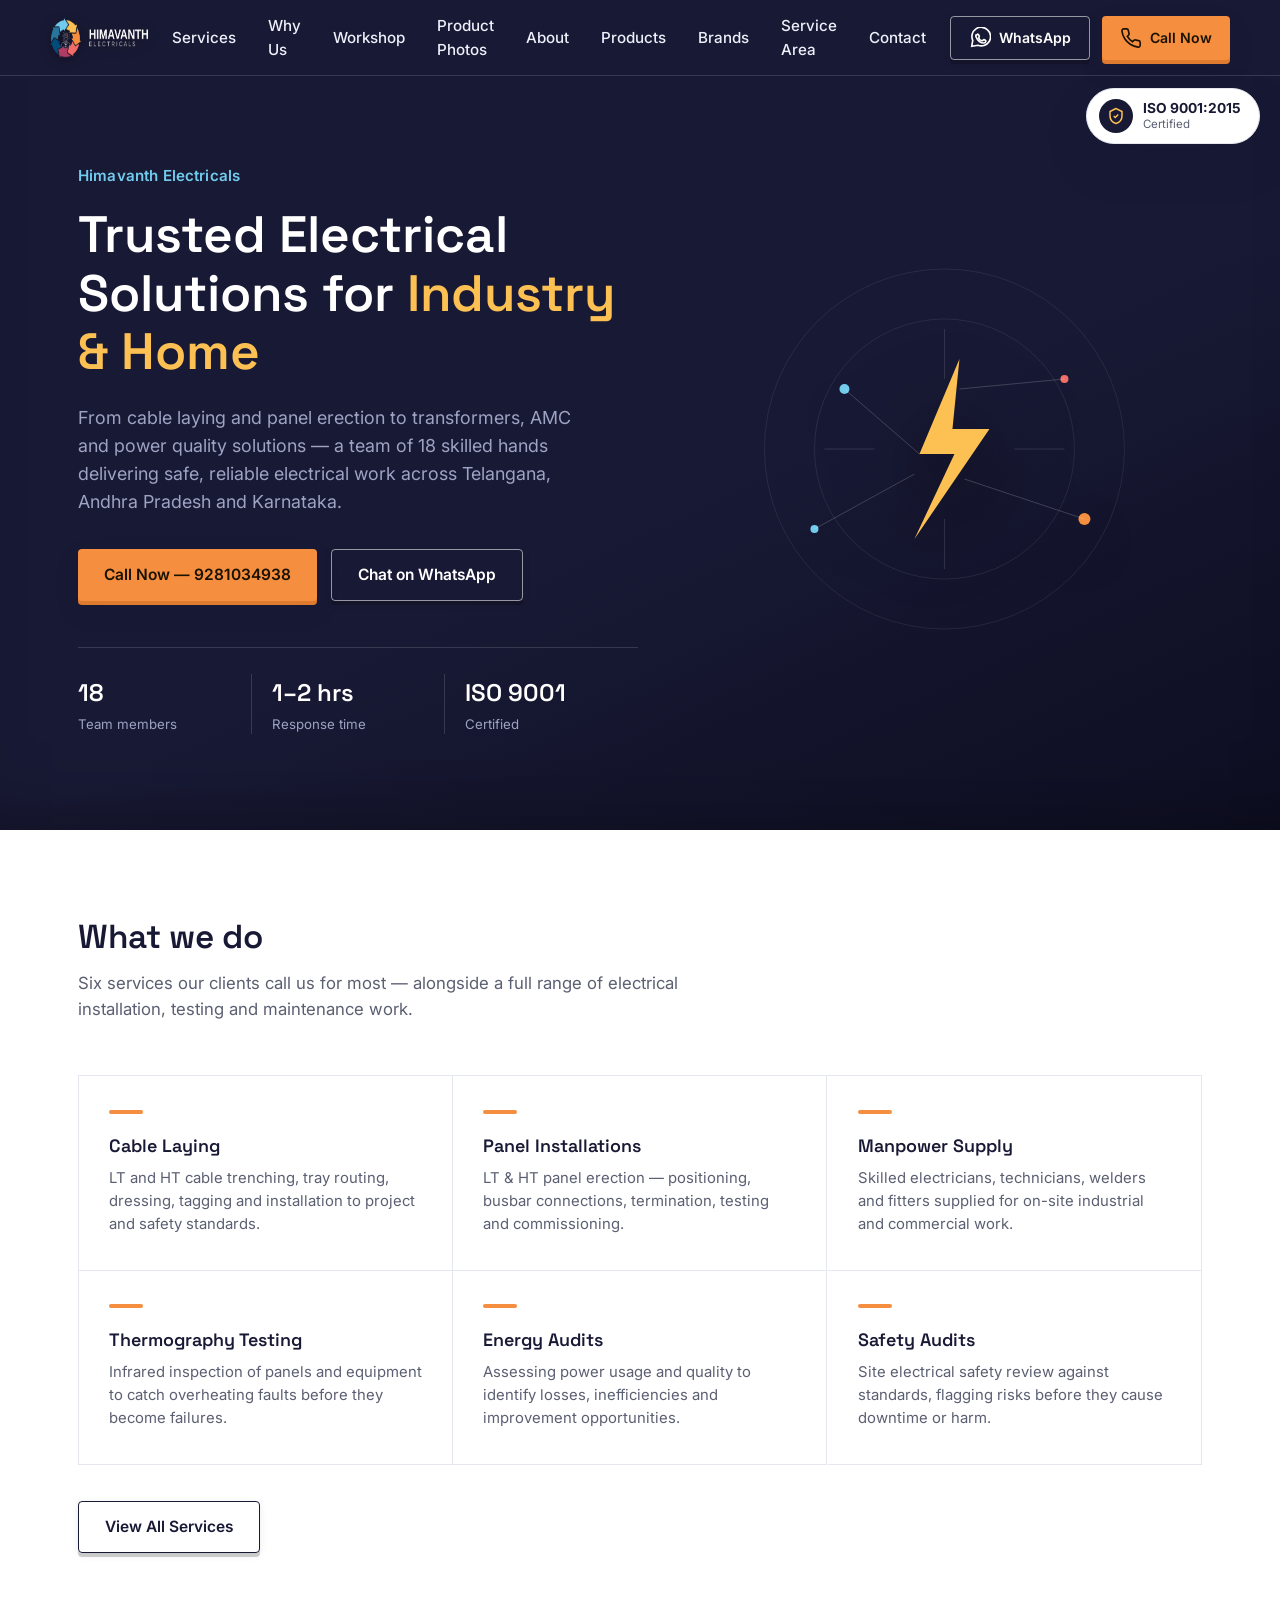
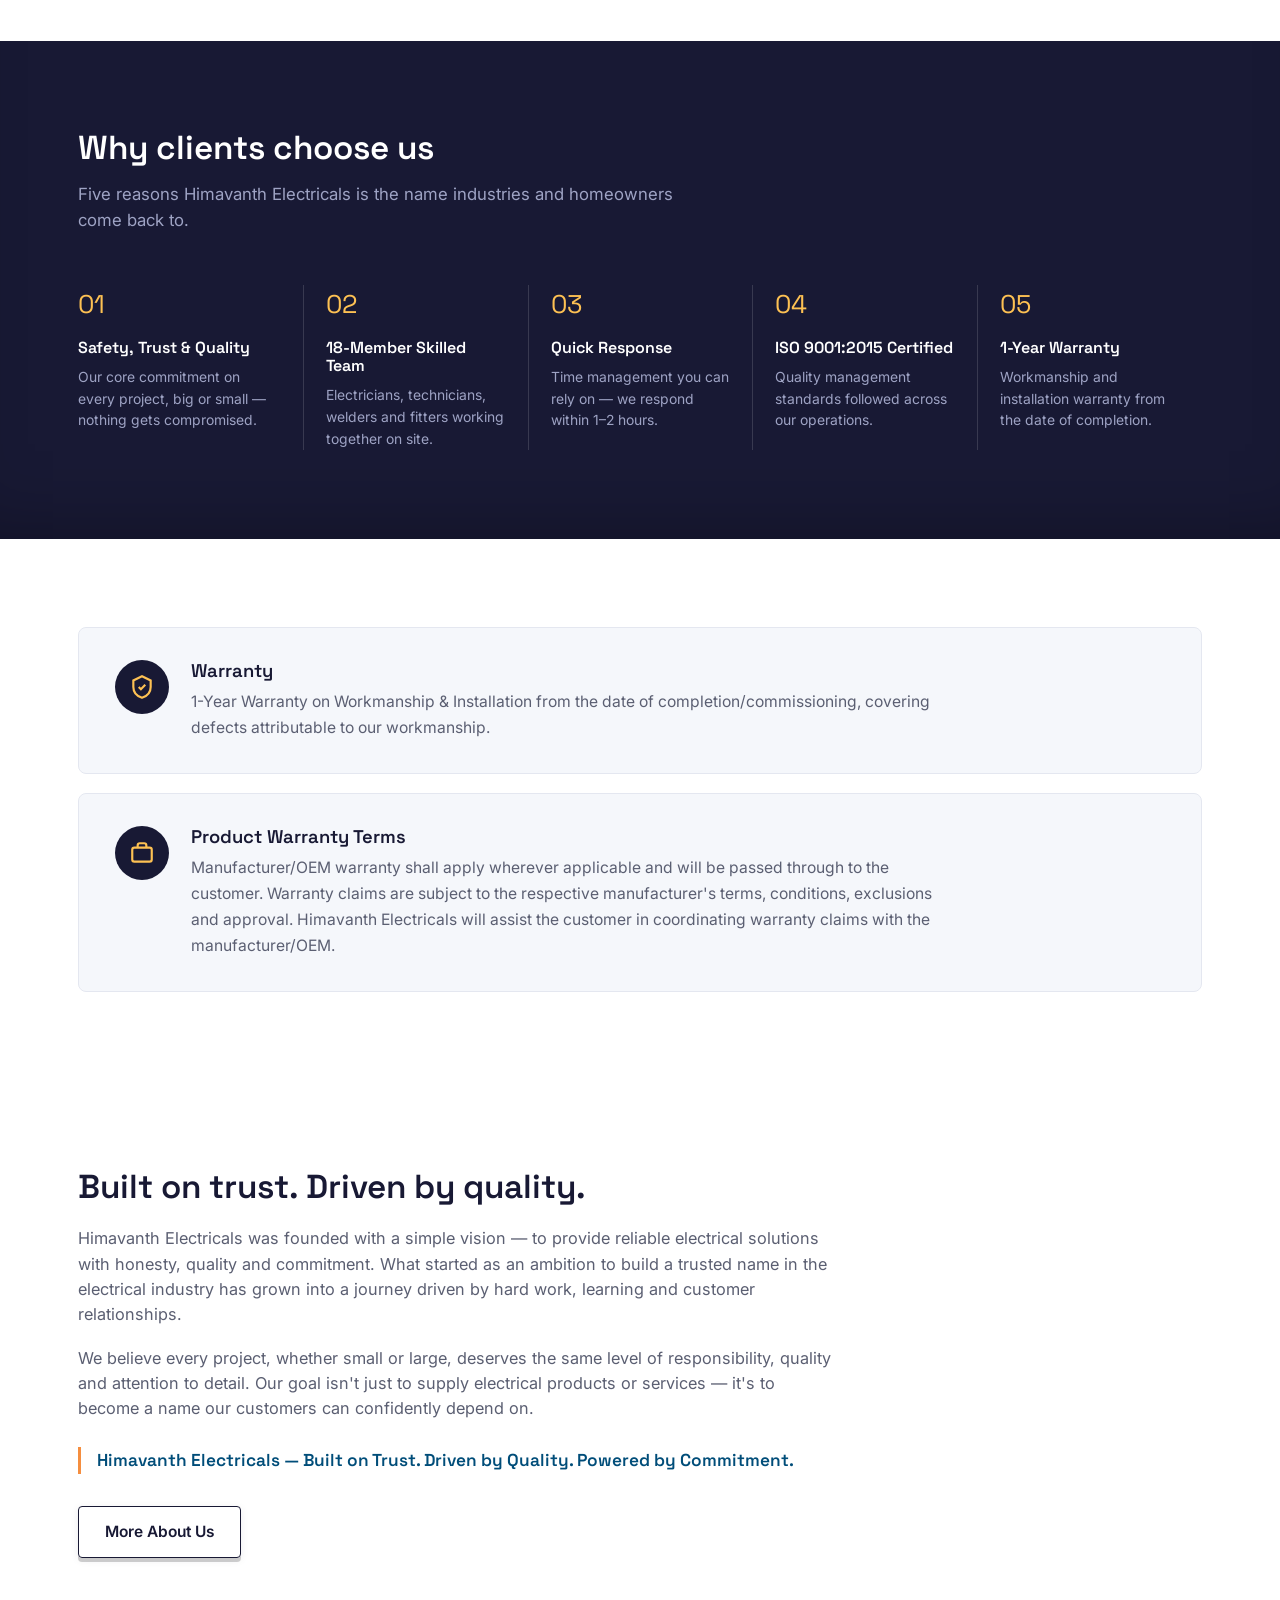
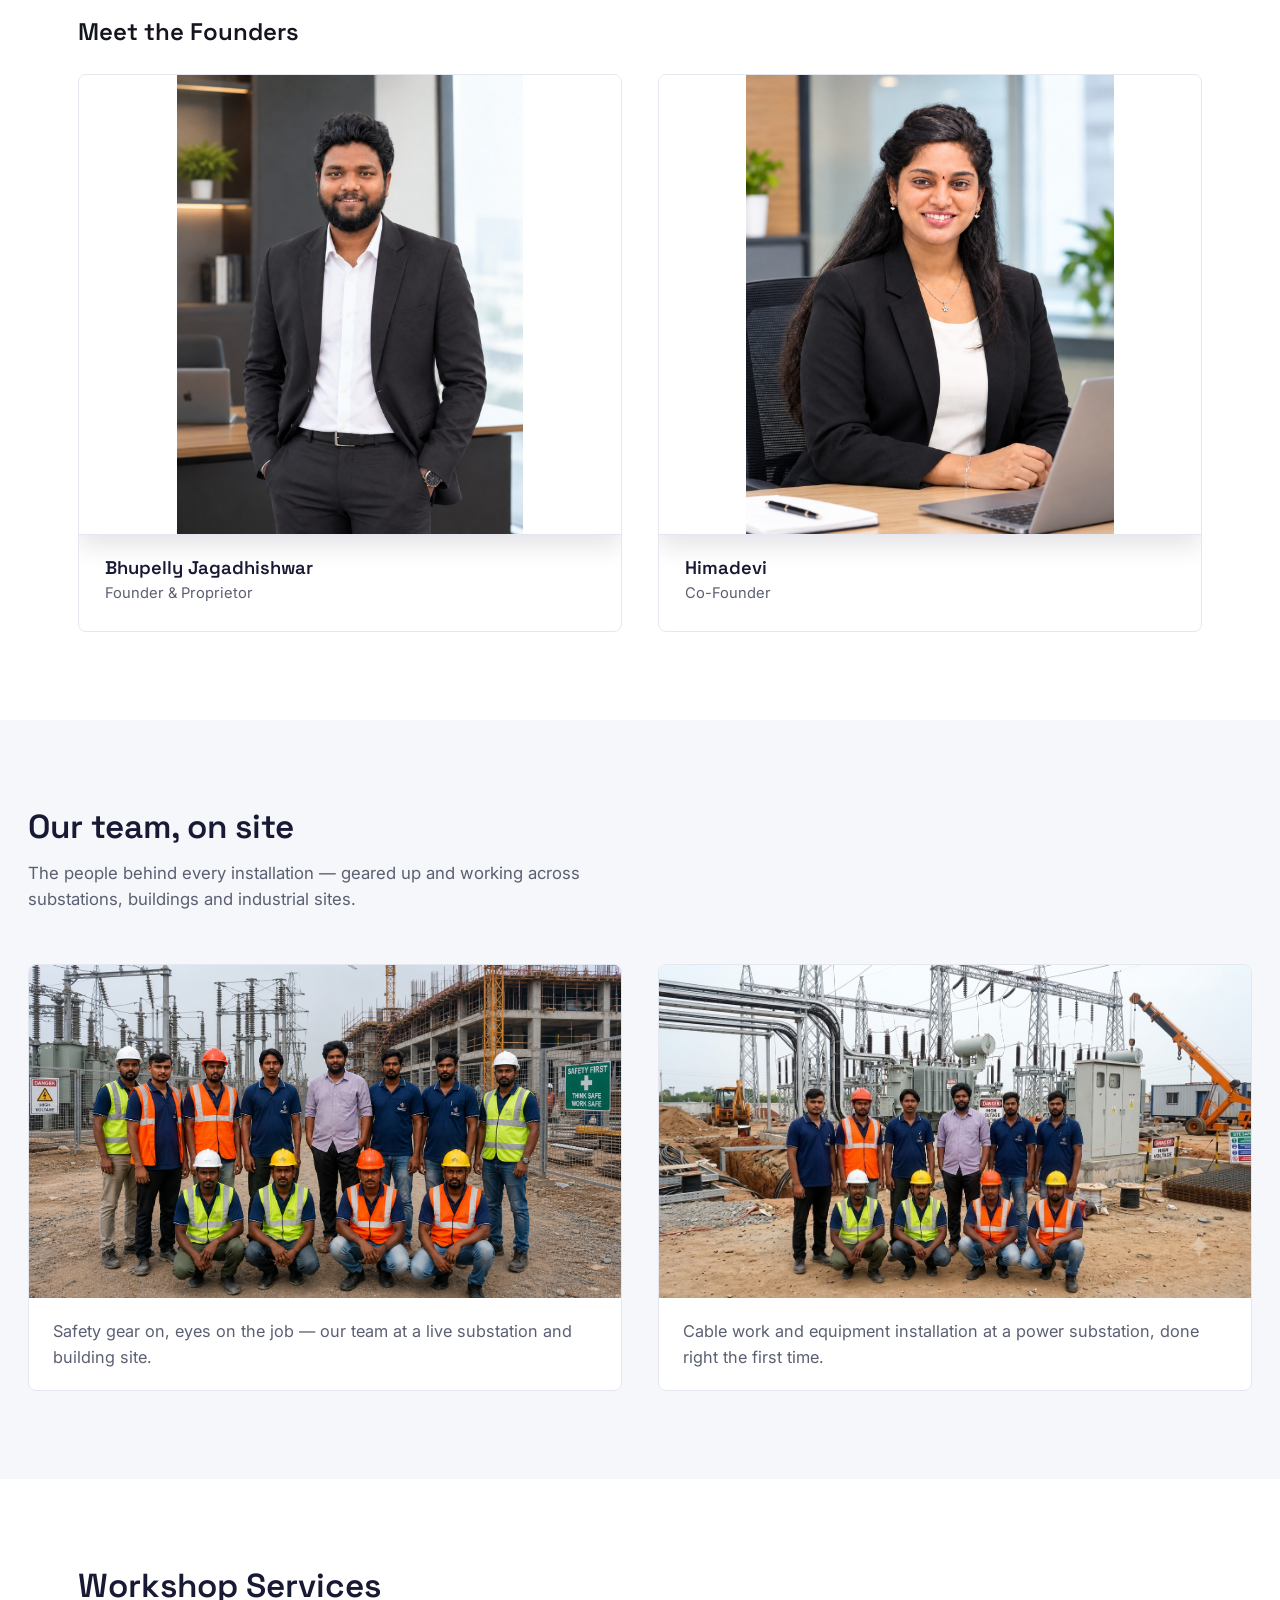
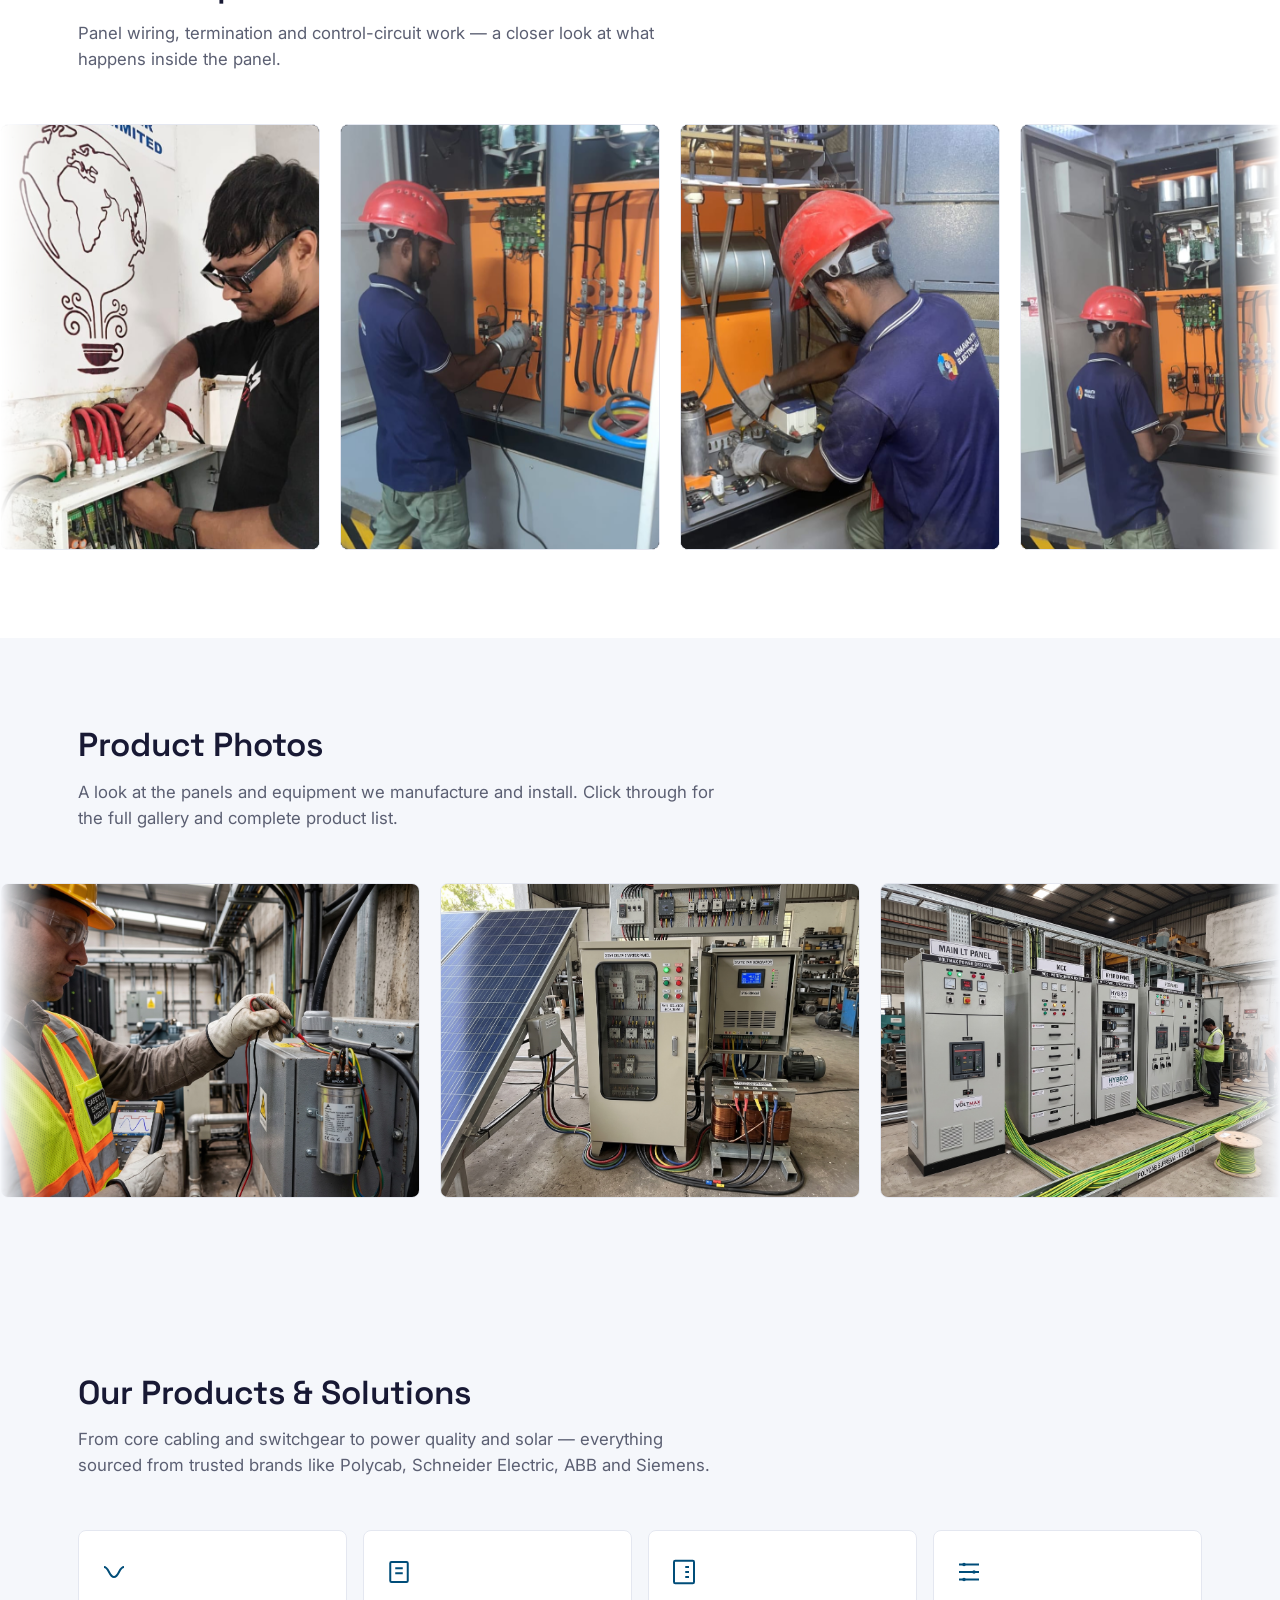
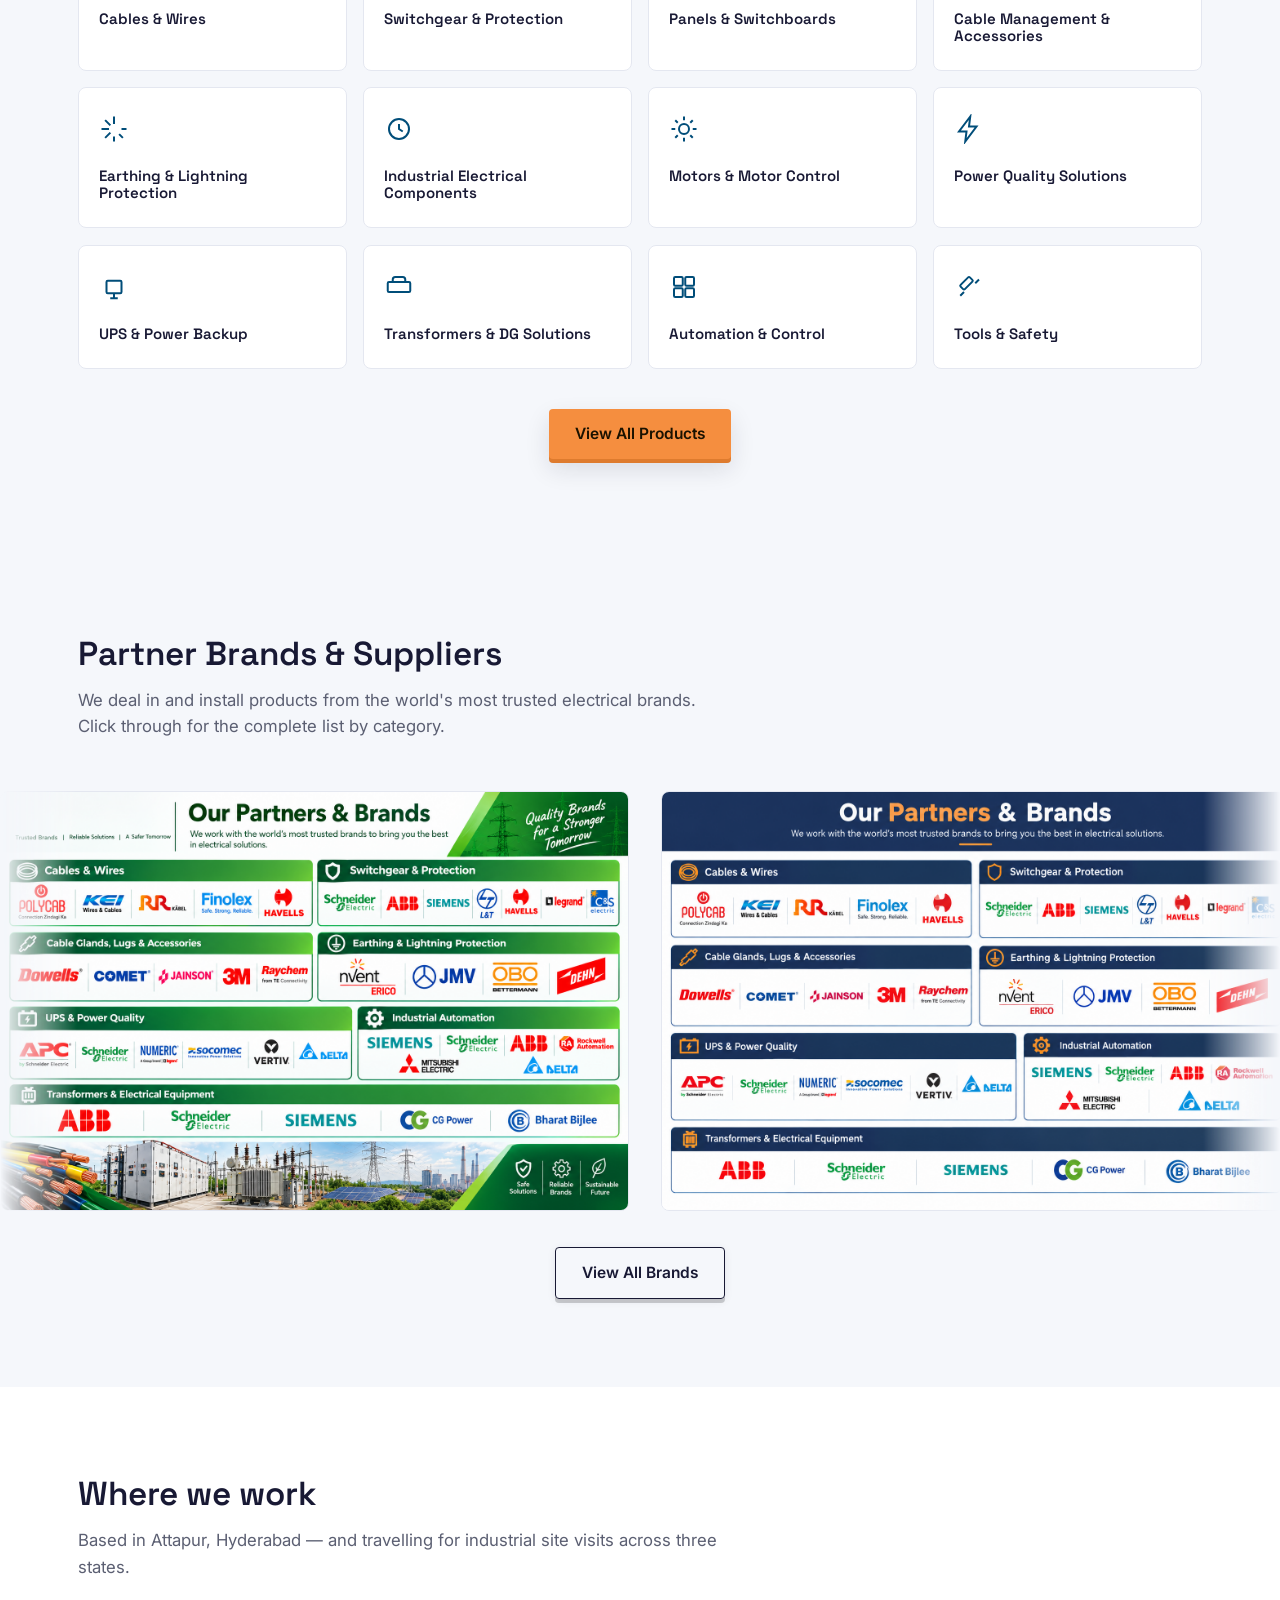
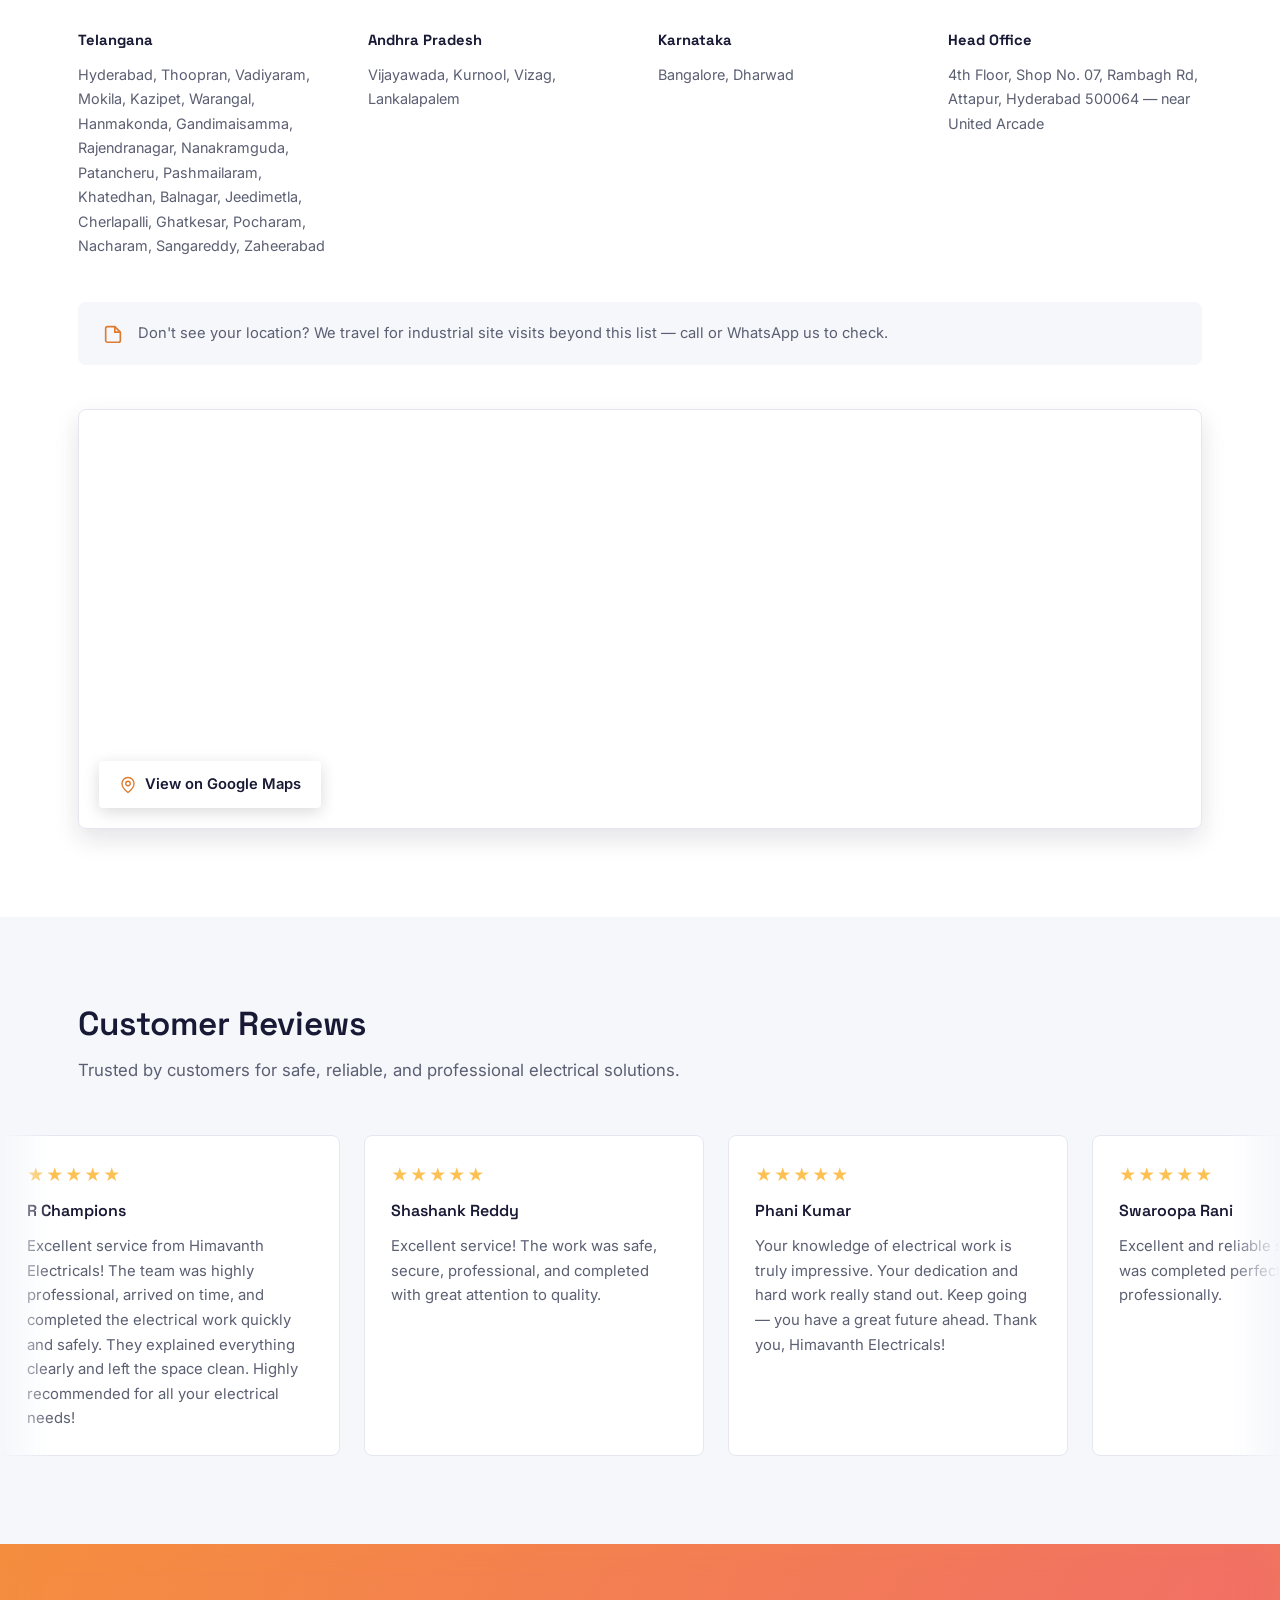
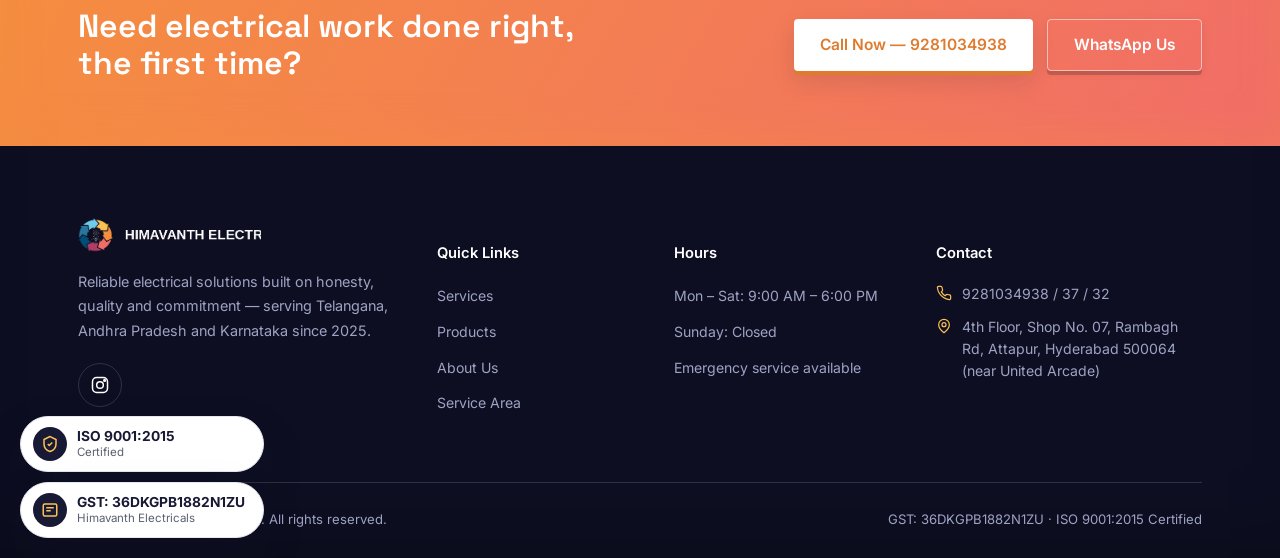
<file: index.html>
<!DOCTYPE html>
<html lang="en">
<head>
<meta charset="UTF-8">
<meta name="viewport" content="width=device-width, initial-scale=1.0">
<title>Himavanth Electricals — Trusted Electrical Solutions for Industry &amp; Home</title>
<meta name="description" content="Himavanth Electricals — cable laying, panel erection, transformer works, AMC and industrial electrical products across Telangana, Andhra Pradesh &amp; Karnataka. ISO 9001:2015 certified.">
<link rel="icon" href="./assets/logos/favicon.ico">
<link rel="icon" type="image/png" sizes="32x32" href="./assets/logos/favicon-32x32.png">
<link rel="icon" type="image/png" sizes="16x16" href="./assets/logos/favicon-16x16.png">
<link rel="preconnect" href="https://fonts.googleapis.com">
<link rel="preconnect" href="https://fonts.gstatic.com" crossorigin>
<link href="https://fonts.googleapis.com/css2?family=Space+Grotesk:wght@500;600;700&family=Inter:wght@400;500;600;700&display=swap" rel="stylesheet">
<link rel="stylesheet" href="./assets/css/style.css">
</head>
<body>

<!-- ============ ISO CERTIFICATION BADGES ============ -->
<div class="iso-badge iso-badge-top">
  <span class="iso-icon">
    <svg viewBox="0 0 24 24" fill="none" stroke="currentColor" stroke-width="2"><path d="M12 2 4 6v6c0 5 3.5 8.5 8 10 4.5-1.5 8-5 8-10V6l-8-4Z"/><path d="m9 12 2 2 4-4"/></svg>
  </span>
  <span class="iso-text"><strong>ISO 9001:2015</strong><span>Certified</span></span>
</div>
<div class="badge-stack-bottom">
  <div class="iso-badge">
    <span class="iso-icon">
      <svg viewBox="0 0 24 24" fill="none" stroke="currentColor" stroke-width="2"><path d="M12 2 4 6v6c0 5 3.5 8.5 8 10 4.5-1.5 8-5 8-10V6l-8-4Z"/><path d="m9 12 2 2 4-4"/></svg>
    </span>
    <span class="iso-text"><strong>ISO 9001:2015</strong><span>Certified</span></span>
  </div>
  <div class="iso-badge">
    <span class="iso-icon">
      <svg viewBox="0 0 24 24" fill="none" stroke="currentColor" stroke-width="2"><rect x="3" y="4" width="18" height="16" rx="2"/><path d="M7 9h10M7 13h6"/></svg>
    </span>
    <span class="iso-text"><strong>GST: 36DKGPB1882N1ZU</strong><span>Himavanth Electricals</span></span>
  </div>
</div>

<!-- ============ HEADER ============ -->
<header>
  <div class="wrap header-inner">
    <a href="#top" class="logo-mark">
      <img src="./assets/logos/logo-header-lockup-dark-bg.png" alt="Himavanth Electricals">
    </a>
    <nav class="main-nav">
      <a href="#services">Services</a>
      <a href="#why">Why Us</a>
      <a href="#workshop">Workshop</a>
      <a href="product-photos.html">Product Photos</a>
      <a href="#about">About</a>
      <a href="#products">Products</a>
      <a href="brands.html">Brands</a>
      <a href="#area">Service Area</a>
      <a href="#contact">Contact</a>
    </nav>
    <div class="header-actions">
      <a class="btn btn-outline-light" href="https://wa.me/919281034937" target="_blank" rel="noopener">
        <svg class="icon-btn" viewBox="0 0 24 24" fill="none" stroke="currentColor" stroke-width="1.8"><path d="M20.5 3.5a10 10 0 0 0-16.4 11L3 21l6.7-1.1a10 10 0 0 0 10.8-16.4Z"/><path d="M8.5 8.7c.3-1 1.1-1 1.6-.6.4.3.9 1.3 1.1 1.8.2.4 0 .8-.2 1.1-.3.3-.6.6-.4 1 .2.5 1.6 2.4 3.4 3 .4.1.7 0 1-.3.3-.3.9-1 1.3-.9.4.1 1.6.7 1.9 1 .2.2.3.4.2.8-.2 1-1.6 1.8-2.5 1.8-2 0-5.6-1.6-7.4-5-1-1.8-1.3-3-1-3.7Z"/></svg>
        <span>WhatsApp</span>
      </a>
      <a class="btn btn-amber" href="tel:+919281034938">
        <svg class="icon-btn" viewBox="0 0 24 24" fill="none" stroke="currentColor" stroke-width="1.8"><path d="M22 16.9v3a2 2 0 0 1-2.2 2 19.8 19.8 0 0 1-8.6-3.1 19.5 19.5 0 0 1-6-6A19.8 19.8 0 0 1 2.1 4.2 2 2 0 0 1 4.1 2h3a2 2 0 0 1 2 1.7c.1 1 .3 2 .7 3a2 2 0 0 1-.4 2.1L8 10.3a16 16 0 0 0 5.7 5.7l1.5-1.4a2 2 0 0 1 2.1-.4c1 .4 2 .6 3 .7a2 2 0 0 1 1.7 2Z"/></svg>
        <span>Call Now</span>
      </a>
    </div>
    <button class="nav-toggle" aria-label="Menu">☰</button>
  </div>
</header>

<!-- ============ HERO ============ -->
<div id="top" class="hero">
  <div class="wrap hero-grid">
    <div>
      <div class="hero-eyebrow">Himavanth Electricals</div>
      <h1>Trusted Electrical Solutions for <span class="hl">Industry &amp; Home</span></h1>
      <p class="lead">From cable laying and panel erection to transformers, AMC and power quality solutions — a team of 18 skilled hands delivering safe, reliable electrical work across Telangana, Andhra Pradesh and Karnataka.</p>
      <div class="hero-ctas">
        <a href="tel:+919281034938" class="btn btn-amber">Call Now — 9281034938</a>
        <a href="https://wa.me/919281034937" target="_blank" rel="noopener" class="btn btn-outline-light">Chat on WhatsApp</a>
      </div>
      <div class="hero-stats">
        <div><span class="num">18</span><span class="lbl">Team members</span></div>
        <div><span class="num">1–2 hrs</span><span class="lbl">Response time</span></div>
        <div><span class="num">ISO 9001</span><span class="lbl">Certified</span></div>
      </div>
    </div>
    <div class="hero-art">
      <svg viewBox="0 0 480 420" fill="none" xmlns="http://www.w3.org/2000/svg">
        <circle cx="240" cy="210" r="180" stroke="rgba(255,255,255,0.08)" stroke-width="1"/>
        <circle cx="240" cy="210" r="130" stroke="rgba(255,255,255,0.08)" stroke-width="1"/>
        <path d="M240 90 L240 140 M240 280 L240 330 M120 210 L170 210 M310 210 L360 210" stroke="rgba(255,255,255,0.12)" stroke-width="1"/>
        <path d="M255 120 L215 215 L250 215 L210 300 L285 190 L248 190 Z" fill="var(--gold)"/>
        <circle cx="140" cy="150" r="5" fill="var(--sky)"/>
        <circle cx="360" cy="140" r="4" fill="var(--coral)"/>
        <circle cx="380" cy="280" r="6" fill="var(--amber)"/>
        <circle cx="110" cy="290" r="4" fill="var(--sky)"/>
        <path d="M140 150 L215 215" stroke="rgba(255,255,255,0.18)" stroke-width="1"/>
        <path d="M360 140 L255 150" stroke="rgba(255,255,255,0.18)" stroke-width="1"/>
        <path d="M380 280 L260 240" stroke="rgba(255,255,255,0.18)" stroke-width="1"/>
        <path d="M110 290 L210 235" stroke="rgba(255,255,255,0.18)" stroke-width="1"/>
      </svg>
    </div>
  </div>
</div>

<!-- ============ FEATURED SERVICES ============ -->
<section id="services">
  <div class="wrap">
    <div class="section-head">
      <h2>What we do</h2>
      <p>Six services our clients call us for most — alongside a full range of electrical installation, testing and maintenance work.</p>
    </div>
    <div class="services-list">
      <div class="service-card">
        <div class="bar"></div>
        <h3>Cable Laying</h3>
        <p>LT and HT cable trenching, tray routing, dressing, tagging and installation to project and safety standards.</p>
      </div>
      <div class="service-card">
        <div class="bar"></div>
        <h3>Panel Installations</h3>
        <p>LT &amp; HT panel erection — positioning, busbar connections, termination, testing and commissioning.</p>
      </div>
      <div class="service-card">
        <div class="bar"></div>
        <h3>Manpower Supply</h3>
        <p>Skilled electricians, technicians, welders and fitters supplied for on-site industrial and commercial work.</p>
      </div>
      <div class="service-card">
        <div class="bar"></div>
        <h3>Thermography Testing</h3>
        <p>Infrared inspection of panels and equipment to catch overheating faults before they become failures.</p>
      </div>
      <div class="service-card">
        <div class="bar"></div>
        <h3>Energy Audits</h3>
        <p>Assessing power usage and quality to identify losses, inefficiencies and improvement opportunities.</p>
      </div>
      <div class="service-card">
        <div class="bar"></div>
        <h3>Safety Audits</h3>
        <p>Site electrical safety review against standards, flagging risks before they cause downtime or harm.</p>
      </div>
    </div>
    <div class="services-cta">
      <a href="services.html" class="btn btn-outline-navy">View All Services</a>
    </div>
  </div>
</section>

<!-- ============ WHY CHOOSE US ============ -->
<section id="why" class="why">
  <div class="wrap">
    <div class="section-head">
      <h2>Why clients choose us</h2>
      <p>Five reasons Himavanth Electricals is the name industries and homeowners come back to.</p>
    </div>
    <div class="why-list">
      <div class="why-item">
        <span class="n">01</span>
        <h4>Safety, Trust &amp; Quality</h4>
        <p>Our core commitment on every project, big or small — nothing gets compromised.</p>
      </div>
      <div class="why-item">
        <span class="n">02</span>
        <h4>18-Member Skilled Team</h4>
        <p>Electricians, technicians, welders and fitters working together on site.</p>
      </div>
      <div class="why-item">
        <span class="n">03</span>
        <h4>Quick Response</h4>
        <p>Time management you can rely on — we respond within 1–2 hours.</p>
      </div>
      <div class="why-item">
        <span class="n">04</span>
        <h4>ISO 9001:2015 Certified</h4>
        <p>Quality management standards followed across our operations.</p>
      </div>
      <div class="why-item">
        <span class="n">05</span>
        <h4>1-Year Warranty</h4>
        <p>Workmanship and installation warranty from the date of completion.</p>
      </div>
    </div>
  </div>
</section>

<!-- ============ WARRANTY ============ -->
<section id="warranty">
  <div class="wrap" style="display:flex;flex-direction:column;gap:20px;">
    <div class="warranty-box">
      <span class="warranty-icon">
        <svg viewBox="0 0 24 24" fill="none" stroke="currentColor" stroke-width="2"><path d="M12 2 4 6v6c0 5 3.5 8.5 8 10 4.5-1.5 8-5 8-10V6l-8-4Z"/><path d="m9 12 2 2 4-4"/></svg>
      </span>
      <div>
        <h3>Warranty</h3>
        <p>1-Year Warranty on Workmanship &amp; Installation from the date of completion/commissioning, covering defects attributable to our workmanship.</p>
      </div>
    </div>
    <div class="warranty-box">
      <span class="warranty-icon">
        <svg viewBox="0 0 24 24" fill="none" stroke="currentColor" stroke-width="2"><rect x="3" y="7" width="18" height="13" rx="2"/><path d="M8 7V5a2 2 0 0 1 2-2h4a2 2 0 0 1 2 2v2"/></svg>
      </span>
      <div>
        <h3>Product Warranty Terms</h3>
        <p>Manufacturer/OEM warranty shall apply wherever applicable and will be passed through to the customer. Warranty claims are subject to the respective manufacturer's terms, conditions, exclusions and approval. Himavanth Electricals will assist the customer in coordinating warranty claims with the manufacturer/OEM.</p>
      </div>
    </div>
  </div>
</section>

<!-- ============ ABOUT PREVIEW ============ -->
<section id="about">
  <div class="wrap">
    <div class="about-copy" style="max-width:760px;margin-bottom:60px;">
      <h2>Built on trust. Driven by quality.</h2>
      <p>Himavanth Electricals was founded with a simple vision — to provide reliable electrical solutions with honesty, quality and commitment. What started as an ambition to build a trusted name in the electrical industry has grown into a journey driven by hard work, learning and customer relationships.</p>
      <p>We believe every project, whether small or large, deserves the same level of responsibility, quality and attention to detail. Our goal isn't just to supply electrical products or services — it's to become a name our customers can confidently depend on.</p>
      <div class="about-tagline">Himavanth Electricals — Built on Trust. Driven by Quality. Powered by Commitment.</div>
      <div style="margin-top:32px;">
        <a href="about.html" class="btn btn-outline-navy">More About Us</a>
      </div>
    </div>

    <h2 style="font-size:1.5rem;margin-bottom:28px;">Meet the Founders</h2>
    <div class="founders-grid">
      <div class="founder-card">
        <div class="founder-photo">
          <img src="./assets/team/owner-bhupelly-jagadhishwar.jpg" alt="Bhupelly Jagadhishwar, Founder and Proprietor of Himavanth Electricals">
        </div>
        <div class="founder-info">
          <h3>Bhupelly Jagadhishwar</h3>
          <p>Founder &amp; Proprietor</p>
        </div>
      </div>
      <div class="founder-card">
        <div class="founder-photo">
          <img src="./assets/team/co-founder-himadevi.jpg" alt="Himadevi, Co-Founder of Himavanth Electricals">
        </div>
        <div class="founder-info">
          <h3>Himadevi</h3>
          <p>Co-Founder</p>
        </div>
      </div>
    </div>
  </div>
</section>

<!-- ============ TEAM (SITE WORK) ============ -->
<section id="team" class="alt">
  <div class="wrap-wide">
    <div class="section-head">
      <h2>Our team, on site</h2>
      <p>The people behind every installation — geared up and working across substations, buildings and industrial sites.</p>
    </div>
    <div class="team-grid">
      <div class="team-card">
        <div class="team-photo">
          <img src="./assets/team/service-team-1.png" alt="Himavanth Electricals service team at a substation and building construction site">
        </div>
        <p class="team-caption">Safety gear on, eyes on the job — our team at a live substation and building site.</p>
      </div>
      <div class="team-card">
        <div class="team-photo">
          <img src="./assets/team/service-team-2.jpeg" alt="Himavanth Electricals service team at a substation during cable and equipment work">
        </div>
        <p class="team-caption">Cable work and equipment installation at a power substation, done right the first time.</p>
      </div>
    </div>
  </div>
</section>

<!-- ============ WORKSHOP SERVICES ============ -->
<section id="workshop">
  <div class="wrap">
    <div class="section-head">
      <h2>Workshop Services</h2>
      <p>Panel wiring, termination and control-circuit work — a closer look at what happens inside the panel.</p>
    </div>
  </div>
  <div class="workshop-marquee">
    <div class="workshop-track">
      <figure><img src="./assets/workshop/workshop-1.jpeg" alt="Himavanth Electricals technician working on panel wiring and termination"></figure>
      <figure><img src="./assets/workshop/workshop-2.jpeg" alt="Himavanth Electricals technician working on power factor correction panel"></figure>
      <figure><img src="./assets/workshop/workshop-3.jpeg" alt="Himavanth Electricals technician servicing control panel components"></figure>
      <figure><img src="./assets/workshop/workshop-4.jpeg" alt="Himavanth Electricals technician inspecting APFC panel wiring"></figure>
      <figure><img src="./assets/workshop/workshop-5.jpeg" alt="Himavanth Electricals technician working on rooftop electrical panel"></figure>
      <figure><img src="./assets/workshop/workshop-6.jpeg" alt="Himavanth Electricals technician wiring control panel terminals"></figure>
      <figure><img src="./assets/workshop/workshop-7.jpeg" alt="Himavanth Electricals technician working on busbar and cable termination"></figure>
      <!-- duplicate set for seamless loop -->
      <figure aria-hidden="true"><img src="./assets/workshop/workshop-1.jpeg" alt=""></figure>
      <figure aria-hidden="true"><img src="./assets/workshop/workshop-2.jpeg" alt=""></figure>
      <figure aria-hidden="true"><img src="./assets/workshop/workshop-3.jpeg" alt=""></figure>
      <figure aria-hidden="true"><img src="./assets/workshop/workshop-4.jpeg" alt=""></figure>
      <figure aria-hidden="true"><img src="./assets/workshop/workshop-5.jpeg" alt=""></figure>
      <figure aria-hidden="true"><img src="./assets/workshop/workshop-6.jpeg" alt=""></figure>
      <figure aria-hidden="true"><img src="./assets/workshop/workshop-7.jpeg" alt=""></figure>
    </div>
  </div>
</section>

<!-- ============ PRODUCT PHOTOS ============ -->
<section id="product-photos" class="alt">
  <div class="wrap">
    <div class="section-head">
      <h2><a href="product-photos.html" class="brands-link-heading">Product Photos</a></h2>
      <p>A look at the panels and equipment we manufacture and install. Click through for the full gallery and complete product list.</p>
    </div>
  </div>
  <div class="product-marquee">
    <div class="product-track">
      <a href="product-photos.html"><img src="./assets/products/product-1.jpeg" alt="Electrical safety and energy audit with power quality testing"></a>
      <a href="product-photos.html"><img src="./assets/products/product-2.jpeg" alt="Star Delta Starter Panel and Static Var Generator with solar panels"></a>
      <a href="product-photos.html"><img src="./assets/products/product-3.jpeg" alt="Main LT Panel, MCC, Hybrid Panel and PCC Panel manufacturing"></a>
      <a href="product-photos.html"><img src="./assets/products/product-4.jpeg" alt="APFC Panel, Detuned Reactor, Harmonic Filter, DOL Starter and Feeder Pillar Panel"></a>
      <a href="product-photos.html"><img src="./assets/products/product-5.jpeg" alt="Control panel wiring, LT cable termination and cable accessories"></a>
      <a href="product-photos.html"><img src="./assets/products/product-6.jpeg" alt="Power distribution and switchgear panels, 415V and 420V"></a>
      <a href="product-photos.html"><img src="./assets/products/product-7.jpeg" alt="Main Switchgear Panel, Active Harmonic Filters and APFC Panel"></a>
      <!-- duplicate set for seamless loop -->
      <a href="product-photos.html" aria-hidden="true"><img src="./assets/products/product-1.jpeg" alt=""></a>
      <a href="product-photos.html" aria-hidden="true"><img src="./assets/products/product-2.jpeg" alt=""></a>
      <a href="product-photos.html" aria-hidden="true"><img src="./assets/products/product-3.jpeg" alt=""></a>
      <a href="product-photos.html" aria-hidden="true"><img src="./assets/products/product-4.jpeg" alt=""></a>
      <a href="product-photos.html" aria-hidden="true"><img src="./assets/products/product-5.jpeg" alt=""></a>
      <a href="product-photos.html" aria-hidden="true"><img src="./assets/products/product-6.jpeg" alt=""></a>
      <a href="product-photos.html" aria-hidden="true"><img src="./assets/products/product-7.jpeg" alt=""></a>
    </div>
  </div>
</section>

<!-- ============ PRODUCTS PREVIEW ============ -->
<section id="products" class="alt">
  <div class="wrap">
    <div class="section-head">
      <h2><a href="solutions.html" class="brands-link-heading">Our Products &amp; Solutions</a></h2>
      <p>From core cabling and switchgear to power quality and solar — everything sourced from trusted brands like Polycab, Schneider Electric, ABB and Siemens.</p>
    </div>
    <div class="products-grid">
      <div class="product-tile">
        <svg class="icon" viewBox="0 0 24 24" fill="none" stroke="currentColor" stroke-width="1.6"><path d="M4 8c4 0 4 8 8 8s4-8 8-8"/></svg>
        <h4>Cables &amp; Wires</h4>
      </div>
      <div class="product-tile">
        <svg class="icon" viewBox="0 0 24 24" fill="none" stroke="currentColor" stroke-width="1.6"><rect x="5" y="4" width="14" height="16" rx="1"/><path d="M9 9h6M9 13h6"/></svg>
        <h4>Switchgear &amp; Protection</h4>
      </div>
      <div class="product-tile">
        <svg class="icon" viewBox="0 0 24 24" fill="none" stroke="currentColor" stroke-width="1.6"><rect x="4" y="3" width="16" height="18" rx="1"/><path d="M8 8h.01M8 12h.01M8 16h.01M13 8h3M13 12h3M13 16h3"/></svg>
        <h4>Panels &amp; Switchboards</h4>
      </div>
      <div class="product-tile">
        <svg class="icon" viewBox="0 0 24 24" fill="none" stroke="currentColor" stroke-width="1.6"><path d="M4 6h16M4 12h16M4 18h16"/><circle cx="8" cy="6" r="1.4" fill="currentColor" stroke="none"/><circle cx="16" cy="12" r="1.4" fill="currentColor" stroke="none"/><circle cx="8" cy="18" r="1.4" fill="currentColor" stroke="none"/></svg>
        <h4>Cable Management &amp; Accessories</h4>
      </div>
      <div class="product-tile">
        <svg class="icon" viewBox="0 0 24 24" fill="none" stroke="currentColor" stroke-width="1.6"><path d="M12 2v6M12 22v-4M4.9 4.9l4.2 4.2M19.1 19.1l-3-3M2 12h6M22 12h-4M4.9 19.1l4.2-4.2"/></svg>
        <h4>Earthing &amp; Lightning Protection</h4>
      </div>
      <div class="product-tile">
        <svg class="icon" viewBox="0 0 24 24" fill="none" stroke="currentColor" stroke-width="1.6"><circle cx="12" cy="12" r="8"/><path d="M12 8v4l3 2"/></svg>
        <h4>Industrial Electrical Components</h4>
      </div>
      <div class="product-tile">
        <svg class="icon" viewBox="0 0 24 24" fill="none" stroke="currentColor" stroke-width="1.6"><circle cx="12" cy="12" r="4"/><path d="M12 2v3M12 19v3M2 12h3M19 12h3M5 5l2 2M17 17l2 2M19 5l-2 2M7 17l-2 2"/></svg>
        <h4>Motors &amp; Motor Control</h4>
      </div>
      <div class="product-tile">
        <svg class="icon" viewBox="0 0 24 24" fill="none" stroke="currentColor" stroke-width="1.6"><path d="M13 2 4 14h6l-1 8 9-12h-6l1-8Z"/></svg>
        <h4>Power Quality Solutions</h4>
      </div>
      <div class="product-tile">
        <svg class="icon" viewBox="0 0 24 24" fill="none" stroke="currentColor" stroke-width="1.6"><rect x="6" y="7" width="12" height="10" rx="1"/><path d="M9 21h6M12 17v4"/></svg>
        <h4>UPS &amp; Power Backup</h4>
      </div>
      <div class="product-tile">
        <svg class="icon" viewBox="0 0 24 24" fill="none" stroke="currentColor" stroke-width="1.6"><rect x="3" y="8" width="18" height="8" rx="1"/><path d="M7 8V6a2 2 0 0 1 2-2h6a2 2 0 0 1 2 2v2"/></svg>
        <h4>Transformers &amp; DG Solutions</h4>
      </div>
      <div class="product-tile">
        <svg class="icon" viewBox="0 0 24 24" fill="none" stroke="currentColor" stroke-width="1.6"><rect x="4" y="4" width="7" height="7" rx="1"/><rect x="13" y="4" width="7" height="7" rx="1"/><rect x="4" y="13" width="7" height="7" rx="1"/><rect x="13" y="13" width="7" height="7" rx="1"/></svg>
        <h4>Automation &amp; Control</h4>
      </div>
      <div class="product-tile">
        <svg class="icon" viewBox="0 0 24 24" fill="none" stroke="currentColor" stroke-width="1.6"><path d="M14.7 6.3a1 1 0 0 1 0 1.4l-6 6a1 1 0 0 1-1.4 0l-2-2a1 1 0 0 1 0-1.4l6-6a1 1 0 0 1 1.4 0Z"/><path d="M17 9l3-3M5 19l3-3"/></svg>
        <h4>Tools &amp; Safety</h4>
      </div>
    </div>
    <div class="products-footer">
      <a href="products.html" class="btn btn-amber">View All Products</a>
    </div>
  </div>
</section>

<!-- ============ PARTNER BRANDS ============ -->
<section id="brands" class="alt">
  <div class="wrap">
    <div class="section-head">
      <h2><a href="brands.html" class="brands-link-heading">Partner Brands &amp; Suppliers</a></h2>
      <p>We deal in and install products from the world's most trusted electrical brands. Click through for the complete list by category.</p>
    </div>
  </div>
  <div class="brands-marquee">
    <div class="brands-track">
      <a href="brands.html"><img src="./assets/brands/partner-brands-green.png" alt="Himavanth Electricals partner brands — Polycab, Schneider Electric, ABB, Siemens, Havells, L&amp;T and more, by category"></a>
      <a href="brands.html"><img src="./assets/brands/partner-brands-navy.png" alt="Himavanth Electricals partner brands — Polycab, Schneider Electric, ABB, Siemens, Havells, L&amp;T and more, by category"></a>
      <a href="brands.html"><img src="./assets/brands/partner-brands-green.png" alt="" aria-hidden="true"></a>
      <a href="brands.html"><img src="./assets/brands/partner-brands-navy.png" alt="" aria-hidden="true"></a>
    </div>
  </div>
  <div class="wrap">
    <div class="brands-footer">
      <a href="brands.html" class="btn btn-outline-navy">View All Brands</a>
    </div>
  </div>
</section>

<!-- ============ SERVICE AREA ============ -->
<section id="area">
  <div class="wrap">
    <div class="section-head">
      <h2>Where we work</h2>
      <p>Based in Attapur, Hyderabad — and travelling for industrial site visits across three states.</p>
    </div>
    <div class="area-grid">
      <div class="area-col">
        <h4>Telangana</h4>
        <p>Hyderabad, Thoopran, Vadiyaram, Mokila, Kazipet, Warangal, Hanmakonda, Gandimaisamma, Rajendranagar, Nanakramguda, Patancheru, Pashmailaram, Khatedhan, Balnagar, Jeedimetla, Cherlapalli, Ghatkesar, Pocharam, Nacharam, Sangareddy, Zaheerabad</p>
      </div>
      <div class="area-col">
        <h4>Andhra Pradesh</h4>
        <p>Vijayawada, Kurnool, Vizag, Lankalapalem</p>
      </div>
      <div class="area-col">
        <h4>Karnataka</h4>
        <p>Bangalore, Dharwad</p>
      </div>
      <div class="area-col">
        <h4>Head Office</h4>
        <p>4th Floor, Shop No. 07, Rambagh Rd, Attapur, Hyderabad 500064 — near United Arcade</p>
      </div>
    </div>
    <div class="area-note">
      <svg viewBox="0 0 24 24" fill="none" stroke="currentColor" stroke-width="1.8"><path d="M4 19V6a2 2 0 0 1 2-2h8l6 6v9a2 2 0 0 1-2 2H6a2 2 0 0 1-2-2Z"/><path d="M14 4v6h6"/></svg>
      <span>Don't see your location? We travel for industrial site visits beyond this list — call or WhatsApp us to check.</span>
    </div>
    <div class="map-frame">
      <iframe src="https://maps.google.com/maps?q=17.36355,78.429474&z=15&output=embed" loading="lazy" referrerpolicy="no-referrer-when-downgrade" title="Himavanth Electricals location map"></iframe>
      <a class="map-overlay-link" href="https://maps.app.goo.gl/b5RkvaY5F4JZ5LS48" target="_blank" rel="noopener" aria-label="Open Himavanth Electricals location on Google Maps">
        <span class="map-overlay-badge">
          <svg viewBox="0 0 24 24" fill="none" stroke="currentColor" stroke-width="1.8"><path d="M20 10c0 6-8 12-8 12s-8-6-8-12a8 8 0 0 1 16 0Z"/><circle cx="12" cy="10" r="3"/></svg>
          View on Google Maps
        </span>
      </a>
    </div>
  </div>
</section>

<!-- ============ CUSTOMER REVIEWS ============ -->
<section id="reviews" class="alt">
  <div class="wrap">
    <div class="section-head">
      <h2>Customer Reviews</h2>
      <p>Trusted by customers for safe, reliable, and professional electrical solutions.</p>
    </div>
  </div>
  <div class="reviews-marquee">
    <div class="reviews-track">
      <div class="review-card">
        <div class="review-stars">★★★★★</div>
        <h4>R Champions</h4>
        <p>Excellent service from Himavanth Electricals! The team was highly professional, arrived on time, and completed the electrical work quickly and safely. They explained everything clearly and left the space clean. Highly recommended for all your electrical needs!</p>
      </div>
      <div class="review-card">
        <div class="review-stars">★★★★★</div>
        <h4>Shashank Reddy</h4>
        <p>Excellent service! The work was safe, secure, professional, and completed with great attention to quality.</p>
      </div>
      <div class="review-card">
        <div class="review-stars">★★★★★</div>
        <h4>Phani Kumar</h4>
        <p>Your knowledge of electrical work is truly impressive. Your dedication and hard work really stand out. Keep going — you have a great future ahead. Thank you, Himavanth Electricals!</p>
      </div>
      <div class="review-card">
        <div class="review-stars">★★★★★</div>
        <h4>Swaroopa Rani</h4>
        <p>Excellent and reliable service. The work was completed perfectly and professionally.</p>
      </div>
      <div class="review-card">
        <div class="review-stars">★★★★★</div>
        <h4>Maloth Mahesh</h4>
        <p>He demonstrates strong technical expertise in electrical engineering along with a responsible and hardworking attitude. His ability to analyze problems and find effective solutions is impressive. He would be a valuable addition to any team.</p>
      </div>
      <div class="review-card">
        <div class="review-stars">★★★★★</div>
        <h4>Md Ejaaz</h4>
        <p>Excellent service provider. Professional, reliable, and committed to delivering quality electrical services.</p>
      </div>
      <div class="review-card">
        <div class="review-stars">★★★★★</div>
        <h4>Veerabhadrula Sai Charan</h4>
        <p>You have strong technical skills in the electrical field and an excellent problem-solving approach. Your dedication and consistency truly stand out. With this attitude, you are sure to achieve great success. Thank you, Himavanth Electricals!</p>
      </div>
      <div class="review-card">
        <div class="review-stars">★★★★★</div>
        <h4>MDR Official</h4>
        <p>Excellent service provider! The team worked very efficiently and completed my work ahead of schedule. Very fast and professional service.</p>
      </div>
      <div class="review-card">
        <div class="review-stars">★★★★★</div>
        <h4>Vadla Parameshwar</h4>
        <p>Good electrical service provider with an experienced and highly skilled team. Professional service and excellent technical expertise.</p>
      </div>
      <!-- duplicate set for seamless loop -->
      <div class="review-card" aria-hidden="true">
        <div class="review-stars">★★★★★</div>
        <h4>R Champions</h4>
        <p>Excellent service from Himavanth Electricals! The team was highly professional, arrived on time, and completed the electrical work quickly and safely. They explained everything clearly and left the space clean. Highly recommended for all your electrical needs!</p>
      </div>
      <div class="review-card" aria-hidden="true">
        <div class="review-stars">★★★★★</div>
        <h4>Shashank Reddy</h4>
        <p>Excellent service! The work was safe, secure, professional, and completed with great attention to quality.</p>
      </div>
      <div class="review-card" aria-hidden="true">
        <div class="review-stars">★★★★★</div>
        <h4>Phani Kumar</h4>
        <p>Your knowledge of electrical work is truly impressive. Your dedication and hard work really stand out. Keep going — you have a great future ahead. Thank you, Himavanth Electricals!</p>
      </div>
      <div class="review-card" aria-hidden="true">
        <div class="review-stars">★★★★★</div>
        <h4>Swaroopa Rani</h4>
        <p>Excellent and reliable service. The work was completed perfectly and professionally.</p>
      </div>
      <div class="review-card" aria-hidden="true">
        <div class="review-stars">★★★★★</div>
        <h4>Maloth Mahesh</h4>
        <p>He demonstrates strong technical expertise in electrical engineering along with a responsible and hardworking attitude. His ability to analyze problems and find effective solutions is impressive. He would be a valuable addition to any team.</p>
      </div>
      <div class="review-card" aria-hidden="true">
        <div class="review-stars">★★★★★</div>
        <h4>Md Ejaaz</h4>
        <p>Excellent service provider. Professional, reliable, and committed to delivering quality electrical services.</p>
      </div>
      <div class="review-card" aria-hidden="true">
        <div class="review-stars">★★★★★</div>
        <h4>Veerabhadrula Sai Charan</h4>
        <p>You have strong technical skills in the electrical field and an excellent problem-solving approach. Your dedication and consistency truly stand out. With this attitude, you are sure to achieve great success. Thank you, Himavanth Electricals!</p>
      </div>
      <div class="review-card" aria-hidden="true">
        <div class="review-stars">★★★★★</div>
        <h4>MDR Official</h4>
        <p>Excellent service provider! The team worked very efficiently and completed my work ahead of schedule. Very fast and professional service.</p>
      </div>
      <div class="review-card" aria-hidden="true">
        <div class="review-stars">★★★★★</div>
        <h4>Vadla Parameshwar</h4>
        <p>Good electrical service provider with an experienced and highly skilled team. Professional service and excellent technical expertise.</p>
      </div>
    </div>
  </div>
</section>

<!-- ============ CTA BANNER ============ -->
<div class="cta-banner">
  <div class="wrap cta-inner">
    <h2>Need electrical work done right, the first time?</h2>
    <div class="cta-actions">
      <a href="tel:+919281034938" class="btn btn-amber">Call Now — 9281034938</a>
      <a href="https://wa.me/919281034937" target="_blank" rel="noopener" class="btn btn-outline-light">WhatsApp Us</a>
    </div>
  </div>
</div>

<!-- ============ FOOTER ============ -->
<footer id="contact">
  <div class="wrap">
    <div class="footer-grid">
      <div class="footer-about">
        <div class="footer-logo"><img src="./assets/logos/logo-footer-white.png" alt="Himavanth Electricals"></div>
        <p>Reliable electrical solutions built on honesty, quality and commitment — serving Telangana, Andhra Pradesh and Karnataka since 2025.</p>
        <div class="social-row">
          <a href="https://www.instagram.com/himavanthelectricals2745" target="_blank" rel="noopener" aria-label="Instagram">
            <svg viewBox="0 0 24 24" fill="none" stroke="currentColor" stroke-width="1.8"><rect x="3" y="3" width="18" height="18" rx="5"/><circle cx="12" cy="12" r="4"/><circle cx="17.5" cy="6.5" r="1"/></svg>
          </a>
        </div>
      </div>
      <div class="footer-col">
        <h5>Quick Links</h5>
        <ul>
          <li><a href="#services">Services</a></li>
          <li><a href="#products">Products</a></li>
          <li><a href="#about">About Us</a></li>
          <li><a href="#area">Service Area</a></li>
        </ul>
      </div>
      <div class="footer-col">
        <h5>Hours</h5>
        <ul>
          <li><a href="#">Mon – Sat: 9:00 AM – 6:00 PM</a></li>
          <li><a href="#">Sunday: Closed</a></li>
          <li><a href="#">Emergency service available</a></li>
        </ul>
      </div>
      <div class="footer-col">
        <h5>Contact</h5>
        <ul class="footer-contact">
          <li>
            <svg viewBox="0 0 24 24" fill="none" stroke="currentColor" stroke-width="1.8"><path d="M22 16.9v3a2 2 0 0 1-2.2 2 19.8 19.8 0 0 1-8.6-3.1 19.5 19.5 0 0 1-6-6A19.8 19.8 0 0 1 2.1 4.2 2 2 0 0 1 4.1 2h3a2 2 0 0 1 2 1.7c.1 1 .3 2 .7 3a2 2 0 0 1-.4 2.1L8 10.3a16 16 0 0 0 5.7 5.7l1.5-1.4a2 2 0 0 1 2.1-.4c1 .4 2 .6 3 .7a2 2 0 0 1 1.7 2Z"/></svg>
            <span>9281034938 / 37 / 32</span>
          </li>
          <li>
            <svg viewBox="0 0 24 24" fill="none" stroke="currentColor" stroke-width="1.8"><path d="M20 10c0 6-8 12-8 12s-8-6-8-12a8 8 0 0 1 16 0Z"/><circle cx="12" cy="10" r="3"/></svg>
            <span>4th Floor, Shop No. 07, Rambagh Rd, Attapur, Hyderabad 500064 (near United Arcade)</span>
          </li>
        </ul>
      </div>
    </div>
    <div class="footer-bottom">
      <span>© 2026 Himavanth Electricals. All rights reserved.</span>
      <span>GST: 36DKGPB1882N1ZU · ISO 9001:2015 Certified</span>
    </div>
  </div>
</footer>

<script>
  document.querySelector('.nav-toggle')?.addEventListener('click', function(){
    var nav = document.querySelector('.main-nav');
    var visible = nav.style.display === 'flex';
    nav.style.cssText = visible ? '' : 'display:flex;flex-direction:column;position:absolute;top:100%;left:0;right:0;background:var(--navy);padding:20px 28px;gap:18px;';
  });
</script>
</body>
</html>
</file>
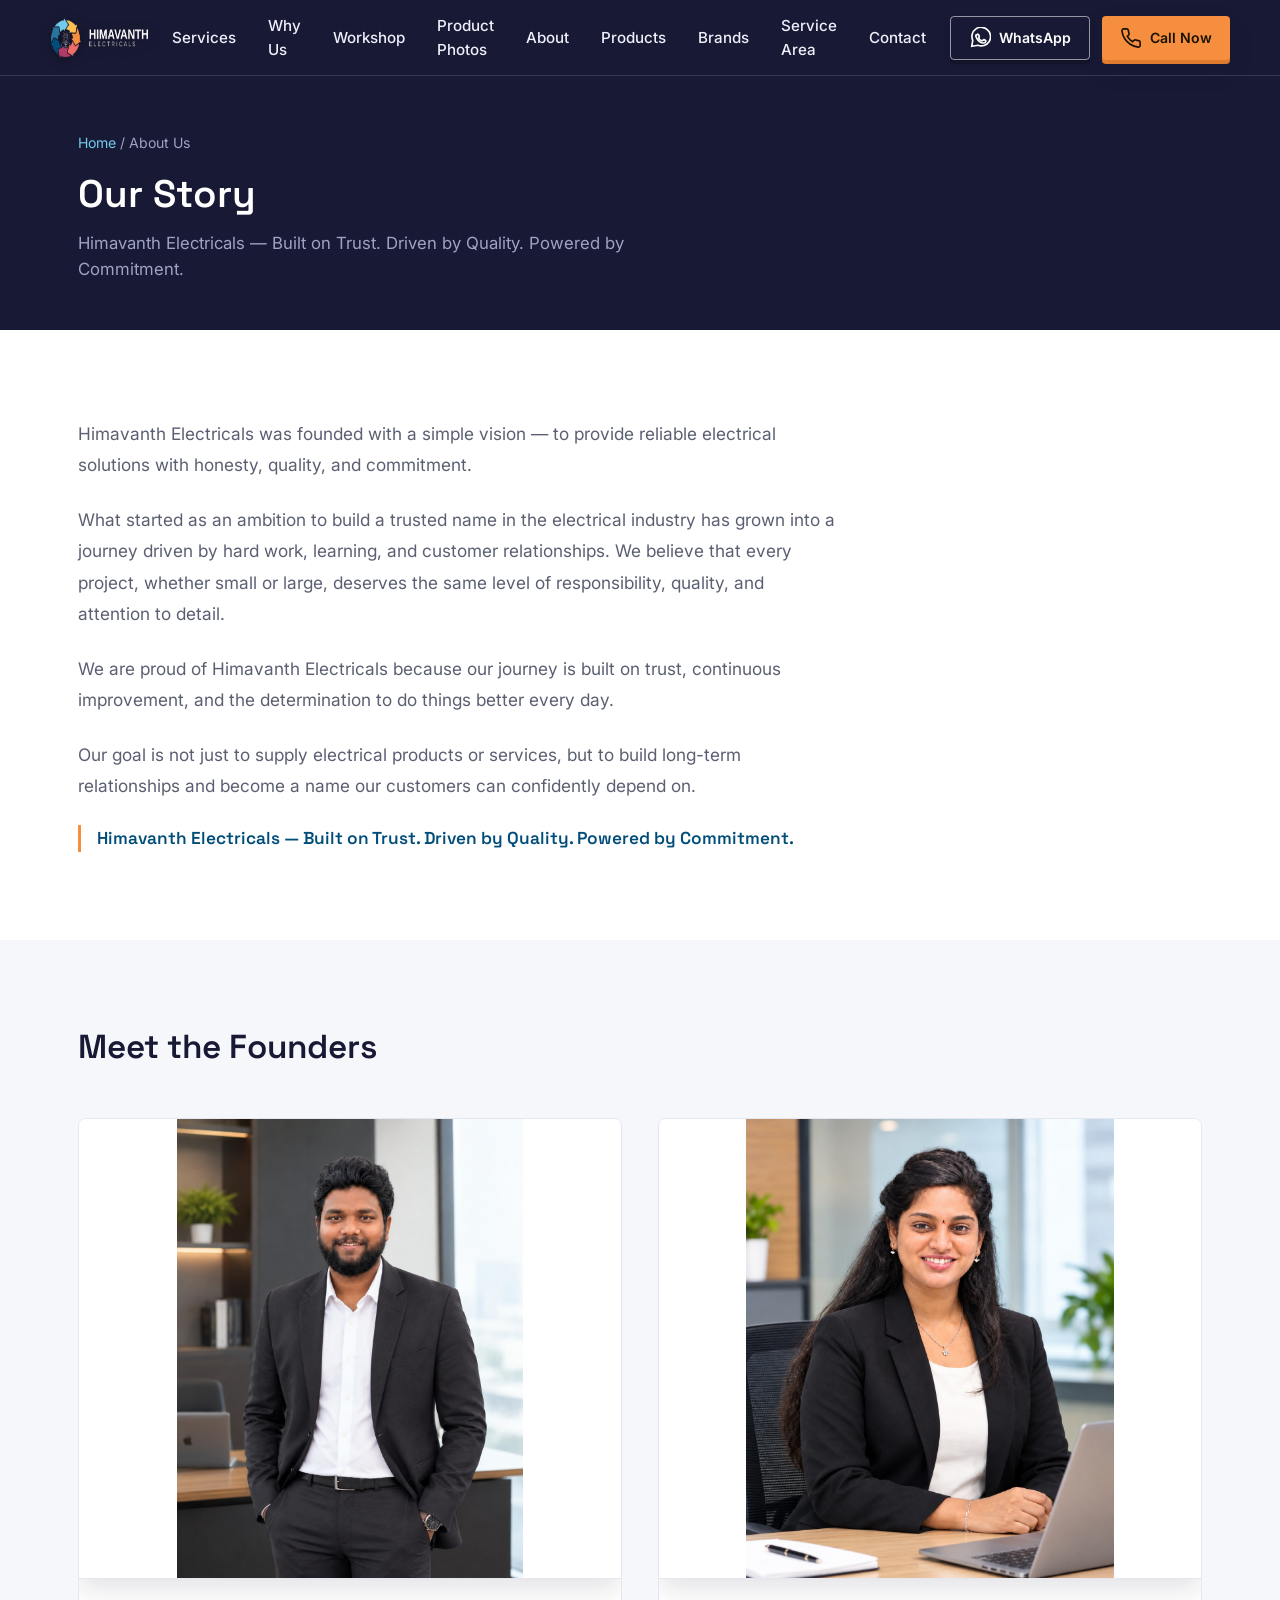
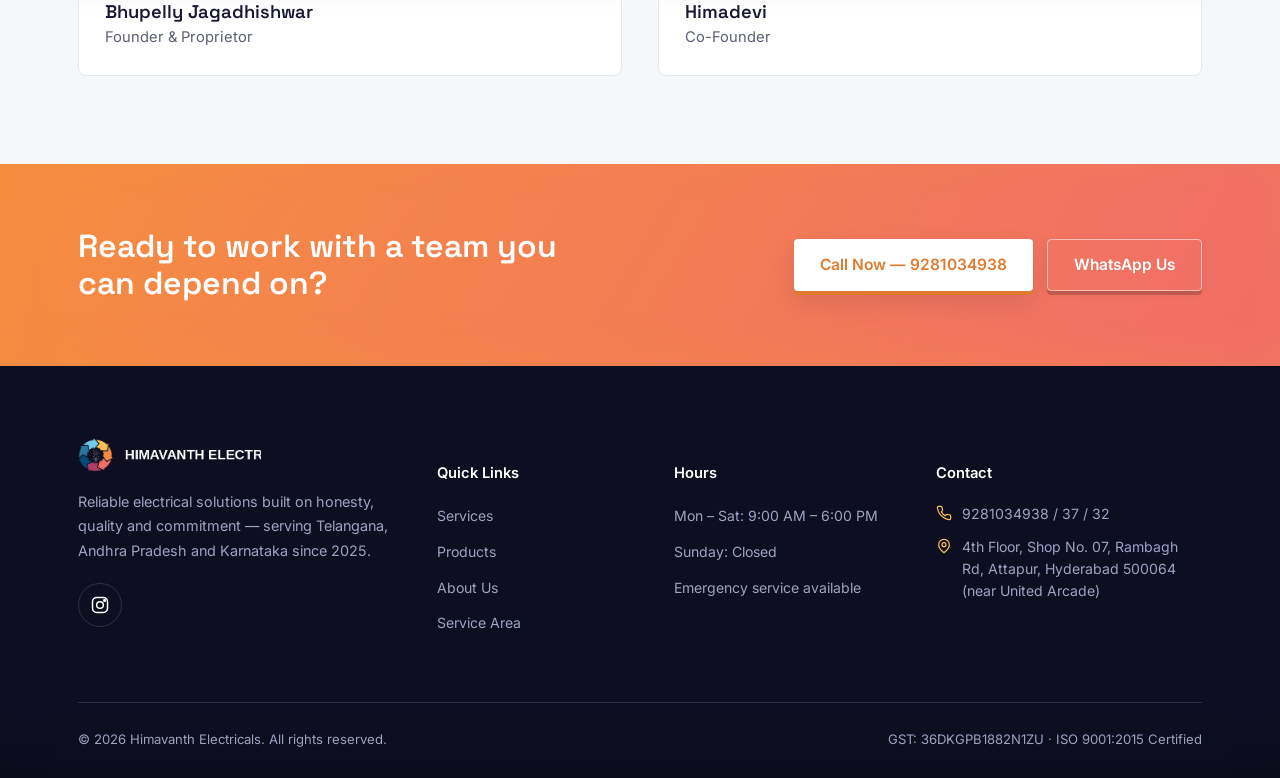
<file: about.html>
<!DOCTYPE html>
<html lang="en">
<head>
<meta charset="UTF-8">
<meta name="viewport" content="width=device-width, initial-scale=1.0">
<title>Our Story — Himavanth Electricals</title>
<meta name="description" content="Himavanth Electricals was founded with a simple vision — to provide reliable electrical solutions with honesty, quality, and commitment.">
<link rel="icon" href="./assets/logos/favicon.ico">
<link rel="icon" type="image/png" sizes="32x32" href="./assets/logos/favicon-32x32.png">
<link rel="icon" type="image/png" sizes="16x16" href="./assets/logos/favicon-16x16.png">
<link rel="preconnect" href="https://fonts.googleapis.com">
<link rel="preconnect" href="https://fonts.gstatic.com" crossorigin>
<link href="https://fonts.googleapis.com/css2?family=Space+Grotesk:wght@500;600;700&family=Inter:wght@400;500;600;700&display=swap" rel="stylesheet">
<link rel="stylesheet" href="./assets/css/style.css">
</head>
<body>

<!-- ============ HEADER ============ -->
<header>
  <div class="wrap header-inner">
    <a href="index.html" class="logo-mark">
      <img src="./assets/logos/logo-header-lockup-dark-bg.png" alt="Himavanth Electricals">
    </a>
    <nav class="main-nav">
      <a href="services.html">Services</a>
      <a href="index.html#why">Why Us</a>
      <a href="index.html#workshop">Workshop</a>
      <a href="product-photos.html">Product Photos</a>
      <a href="about.html">About</a>
      <a href="products.html">Products</a>
      <a href="brands.html">Brands</a>
      <a href="index.html#area">Service Area</a>
      <a href="index.html#contact">Contact</a>
    </nav>
    <div class="header-actions">
      <a class="btn btn-outline-light" href="https://wa.me/919281034937" target="_blank" rel="noopener">
        <svg class="icon-btn" viewBox="0 0 24 24" fill="none" stroke="currentColor" stroke-width="1.8"><path d="M20.5 3.5a10 10 0 0 0-16.4 11L3 21l6.7-1.1a10 10 0 0 0 10.8-16.4Z"/><path d="M8.5 8.7c.3-1 1.1-1 1.6-.6.4.3.9 1.3 1.1 1.8.2.4 0 .8-.2 1.1-.3.3-.6.6-.4 1 .2.5 1.6 2.4 3.4 3 .4.1.7 0 1-.3.3-.3.9-1 1.3-.9.4.1 1.6.7 1.9 1 .2.2.3.4.2.8-.2 1-1.6 1.8-2.5 1.8-2 0-5.6-1.6-7.4-5-1-1.8-1.3-3-1-3.7Z"/></svg>
        <span>WhatsApp</span>
      </a>
      <a class="btn btn-amber" href="tel:+919281034938">
        <svg class="icon-btn" viewBox="0 0 24 24" fill="none" stroke="currentColor" stroke-width="1.8"><path d="M22 16.9v3a2 2 0 0 1-2.2 2 19.8 19.8 0 0 1-8.6-3.1 19.5 19.5 0 0 1-6-6A19.8 19.8 0 0 1 2.1 4.2 2 2 0 0 1 4.1 2h3a2 2 0 0 1 2 1.7c.1 1 .3 2 .7 3a2 2 0 0 1-.4 2.1L8 10.3a16 16 0 0 0 5.7 5.7l1.5-1.4a2 2 0 0 1 2.1-.4c1 .4 2 .6 3 .7a2 2 0 0 1 1.7 2Z"/></svg>
        <span>Call Now</span>
      </a>
    </div>
    <button class="nav-toggle" aria-label="Menu">☰</button>
  </div>
</header>

<!-- ============ PAGE HERO ============ -->
<div class="page-hero">
  <div class="wrap">
    <div class="breadcrumb"><a href="index.html">Home</a> / About Us</div>
    <h1>Our Story</h1>
    <p>Himavanth Electricals — Built on Trust. Driven by Quality. Powered by Commitment.</p>
  </div>
</div>

<!-- ============ OUR STORY ============ -->
<section>
  <div class="wrap">
    <div style="max-width:760px;">
      <p style="color:var(--ink-muted);font-size:1.08rem;line-height:1.8;margin-bottom:24px;">Himavanth Electricals was founded with a simple vision — to provide reliable electrical solutions with honesty, quality, and commitment.</p>
      <p style="color:var(--ink-muted);font-size:1.08rem;line-height:1.8;margin-bottom:24px;">What started as an ambition to build a trusted name in the electrical industry has grown into a journey driven by hard work, learning, and customer relationships. We believe that every project, whether small or large, deserves the same level of responsibility, quality, and attention to detail.</p>
      <p style="color:var(--ink-muted);font-size:1.08rem;line-height:1.8;margin-bottom:24px;">We are proud of Himavanth Electricals because our journey is built on trust, continuous improvement, and the determination to do things better every day.</p>
      <p style="color:var(--ink-muted);font-size:1.08rem;line-height:1.8;margin-bottom:24px;">Our goal is not just to supply electrical products or services, but to build long-term relationships and become a name our customers can confidently depend on.</p>
      <div class="about-tagline" style="margin-top:20px;">Himavanth Electricals — Built on Trust. Driven by Quality. Powered by Commitment.</div>
    </div>
  </div>
</section>

<!-- ============ FOUNDERS ============ -->
<section class="alt">
  <div class="wrap">
    <div class="section-head">
      <h2>Meet the Founders</h2>
    </div>
    <div class="founders-grid">
      <div class="founder-card">
        <div class="founder-photo">
          <img src="./assets/team/owner-bhupelly-jagadhishwar.jpg" alt="Bhupelly Jagadhishwar, Founder and Proprietor of Himavanth Electricals">
        </div>
        <div class="founder-info">
          <h3>Bhupelly Jagadhishwar</h3>
          <p>Founder &amp; Proprietor</p>
        </div>
      </div>
      <div class="founder-card">
        <div class="founder-photo">
          <img src="./assets/team/co-founder-himadevi.jpg" alt="Himadevi, Co-Founder of Himavanth Electricals">
        </div>
        <div class="founder-info">
          <h3>Himadevi</h3>
          <p>Co-Founder</p>
        </div>
      </div>
    </div>
  </div>
</section>

<!-- ============ CTA BANNER ============ -->
<div class="cta-banner">
  <div class="wrap cta-inner">
    <h2>Ready to work with a team you can depend on?</h2>
    <div class="cta-actions">
      <a href="tel:+919281034938" class="btn btn-amber">Call Now — 9281034938</a>
      <a href="https://wa.me/919281034937" target="_blank" rel="noopener" class="btn btn-outline-light">WhatsApp Us</a>
    </div>
  </div>
</div>

<!-- ============ FOOTER ============ -->
<footer id="contact">
  <div class="wrap">
    <div class="footer-grid">
      <div class="footer-about">
        <div class="footer-logo"><img src="./assets/logos/logo-footer-white.png" alt="Himavanth Electricals"></div>
        <p>Reliable electrical solutions built on honesty, quality and commitment — serving Telangana, Andhra Pradesh and Karnataka since 2025.</p>
        <div class="social-row">
          <a href="https://www.instagram.com/himavanthelectricals2745" target="_blank" rel="noopener" aria-label="Instagram">
            <svg viewBox="0 0 24 24" fill="none" stroke="currentColor" stroke-width="1.8"><rect x="3" y="3" width="18" height="18" rx="5"/><circle cx="12" cy="12" r="4"/><circle cx="17.5" cy="6.5" r="1"/></svg>
          </a>
        </div>
      </div>
      <div class="footer-col">
        <h5>Quick Links</h5>
        <ul>
          <li><a href="services.html">Services</a></li>
          <li><a href="products.html">Products</a></li>
          <li><a href="about.html">About Us</a></li>
          <li><a href="index.html#area">Service Area</a></li>
        </ul>
      </div>
      <div class="footer-col">
        <h5>Hours</h5>
        <ul>
          <li><a href="#">Mon – Sat: 9:00 AM – 6:00 PM</a></li>
          <li><a href="#">Sunday: Closed</a></li>
          <li><a href="#">Emergency service available</a></li>
        </ul>
      </div>
      <div class="footer-col">
        <h5>Contact</h5>
        <ul class="footer-contact">
          <li>
            <svg viewBox="0 0 24 24" fill="none" stroke="currentColor" stroke-width="1.8"><path d="M22 16.9v3a2 2 0 0 1-2.2 2 19.8 19.8 0 0 1-8.6-3.1 19.5 19.5 0 0 1-6-6A19.8 19.8 0 0 1 2.1 4.2 2 2 0 0 1 4.1 2h3a2 2 0 0 1 2 1.7c.1 1 .3 2 .7 3a2 2 0 0 1-.4 2.1L8 10.3a16 16 0 0 0 5.7 5.7l1.5-1.4a2 2 0 0 1 2.1-.4c1 .4 2 .6 3 .7a2 2 0 0 1 1.7 2Z"/></svg>
            <span>9281034938 / 37 / 32</span>
          </li>
          <li>
            <svg viewBox="0 0 24 24" fill="none" stroke="currentColor" stroke-width="1.8"><path d="M20 10c0 6-8 12-8 12s-8-6-8-12a8 8 0 0 1 16 0Z"/><circle cx="12" cy="10" r="3"/></svg>
            <span>4th Floor, Shop No. 07, Rambagh Rd, Attapur, Hyderabad 500064 (near United Arcade)</span>
          </li>
        </ul>
      </div>
    </div>
    <div class="footer-bottom">
      <span>© 2026 Himavanth Electricals. All rights reserved.</span>
      <span>GST: 36DKGPB1882N1ZU · ISO 9001:2015 Certified</span>
    </div>
  </div>
</footer>

<script>
  document.querySelector('.nav-toggle')?.addEventListener('click', function(){
    var nav = document.querySelector('.main-nav');
    var visible = nav.style.display === 'flex';
    nav.style.cssText = visible ? '' : 'display:flex;flex-direction:column;position:absolute;top:100%;left:0;right:0;background:var(--navy);padding:20px 28px;gap:18px;';
  });
</script>
</body>
</html>
</file>
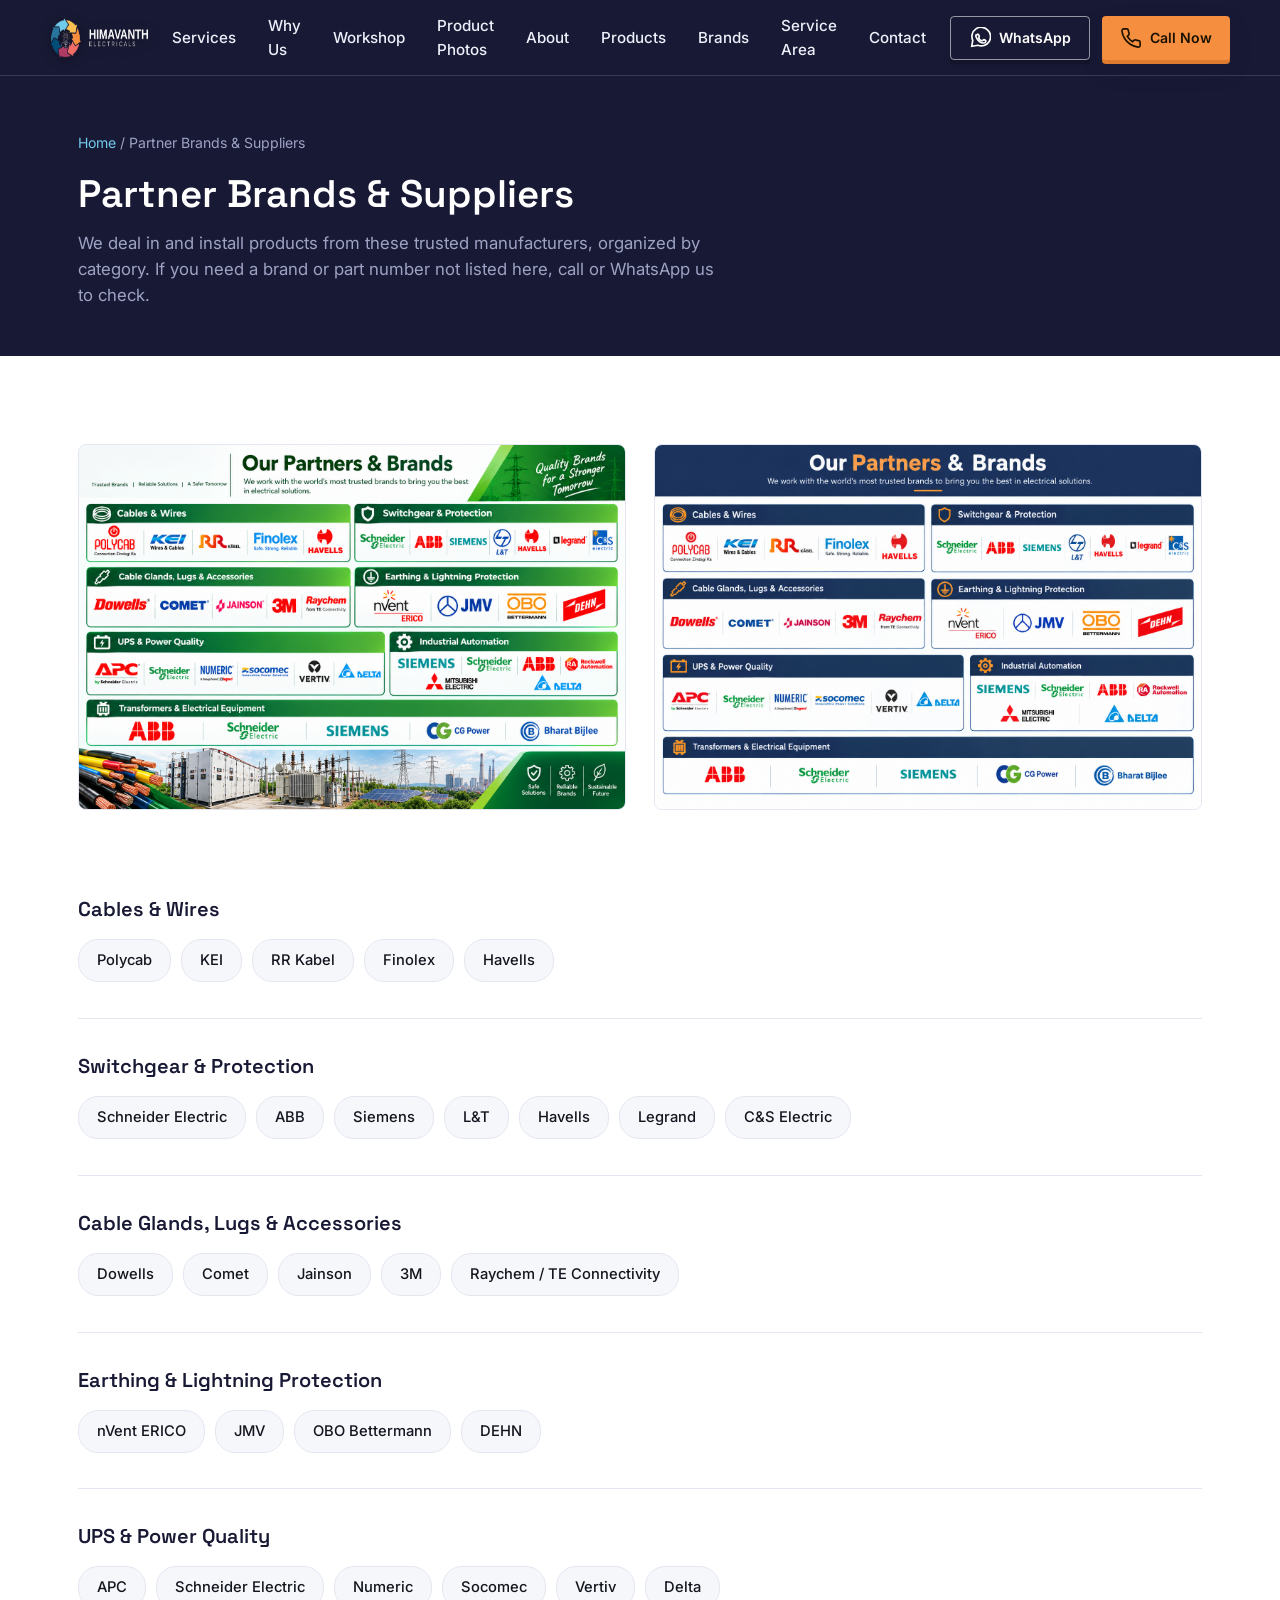
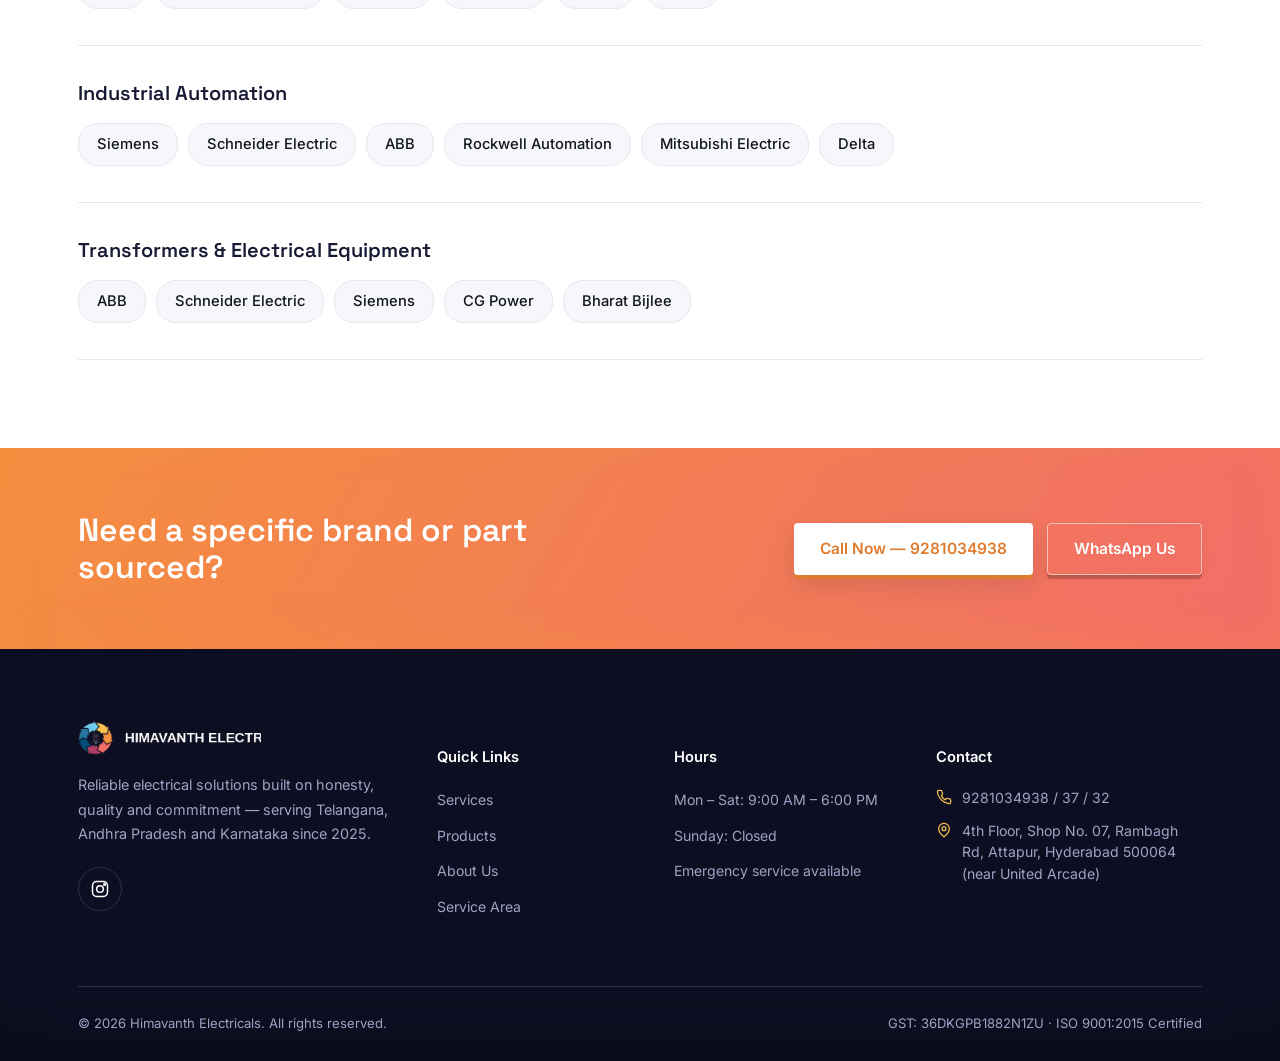
<file: brands.html>
<!DOCTYPE html>
<html lang="en">
<head>
<meta charset="UTF-8">
<meta name="viewport" content="width=device-width, initial-scale=1.0">
<title>Partner Brands &amp; Suppliers — Himavanth Electricals</title>
<meta name="description" content="Full list of electrical brands Himavanth Electricals deals in and installs — cables, switchgear, earthing, UPS, automation, transformers and more.">
<link rel="icon" href="./assets/logos/favicon.ico">
<link rel="icon" type="image/png" sizes="32x32" href="./assets/logos/favicon-32x32.png">
<link rel="icon" type="image/png" sizes="16x16" href="./assets/logos/favicon-16x16.png">
<link rel="preconnect" href="https://fonts.googleapis.com">
<link rel="preconnect" href="https://fonts.gstatic.com" crossorigin>
<link href="https://fonts.googleapis.com/css2?family=Space+Grotesk:wght@500;600;700&family=Inter:wght@400;500;600;700&display=swap" rel="stylesheet">
<link rel="stylesheet" href="./assets/css/style.css">
</head>
<body>

<!-- ============ HEADER ============ -->
<header>
  <div class="wrap header-inner">
    <a href="index.html" class="logo-mark">
      <img src="./assets/logos/logo-header-lockup-dark-bg.png" alt="Himavanth Electricals">
    </a>
    <nav class="main-nav">
      <a href="services.html">Services</a>
      <a href="index.html#why">Why Us</a>
      <a href="index.html#workshop">Workshop</a>
      <a href="product-photos.html">Product Photos</a>
      <a href="about.html">About</a>
      <a href="products.html">Products</a>
      <a href="brands.html">Brands</a>
      <a href="index.html#area">Service Area</a>
      <a href="index.html#contact">Contact</a>
    </nav>
    <div class="header-actions">
      <a class="btn btn-outline-light" href="https://wa.me/919281034937" target="_blank" rel="noopener">
        <svg class="icon-btn" viewBox="0 0 24 24" fill="none" stroke="currentColor" stroke-width="1.8"><path d="M20.5 3.5a10 10 0 0 0-16.4 11L3 21l6.7-1.1a10 10 0 0 0 10.8-16.4Z"/><path d="M8.5 8.7c.3-1 1.1-1 1.6-.6.4.3.9 1.3 1.1 1.8.2.4 0 .8-.2 1.1-.3.3-.6.6-.4 1 .2.5 1.6 2.4 3.4 3 .4.1.7 0 1-.3.3-.3.9-1 1.3-.9.4.1 1.6.7 1.9 1 .2.2.3.4.2.8-.2 1-1.6 1.8-2.5 1.8-2 0-5.6-1.6-7.4-5-1-1.8-1.3-3-1-3.7Z"/></svg>
        <span>WhatsApp</span>
      </a>
      <a class="btn btn-amber" href="tel:+919281034938">
        <svg class="icon-btn" viewBox="0 0 24 24" fill="none" stroke="currentColor" stroke-width="1.8"><path d="M22 16.9v3a2 2 0 0 1-2.2 2 19.8 19.8 0 0 1-8.6-3.1 19.5 19.5 0 0 1-6-6A19.8 19.8 0 0 1 2.1 4.2 2 2 0 0 1 4.1 2h3a2 2 0 0 1 2 1.7c.1 1 .3 2 .7 3a2 2 0 0 1-.4 2.1L8 10.3a16 16 0 0 0 5.7 5.7l1.5-1.4a2 2 0 0 1 2.1-.4c1 .4 2 .6 3 .7a2 2 0 0 1 1.7 2Z"/></svg>
        <span>Call Now</span>
      </a>
    </div>
    <button class="nav-toggle" aria-label="Menu">☰</button>
  </div>
</header>

<!-- ============ PAGE HERO ============ -->
<div class="page-hero">
  <div class="wrap">
    <div class="breadcrumb"><a href="index.html">Home</a> / Partner Brands &amp; Suppliers</div>
    <h1>Partner Brands &amp; Suppliers</h1>
    <p>We deal in and install products from these trusted manufacturers, organized by category. If you need a brand or part number not listed here, call or WhatsApp us to check.</p>
  </div>
</div>

<!-- ============ BRAND VISUALS ============ -->
<section style="padding-bottom:0;">
  <div class="wrap">
    <div style="display:grid;grid-template-columns:1fr 1fr;gap:28px;">
      <img src="./assets/brands/partner-brands-green.png" alt="Partner brands overview — green theme" style="width:100%;border-radius:8px;border:1px solid var(--border);">
      <img src="./assets/brands/partner-brands-navy.png" alt="Partner brands overview — navy theme" style="width:100%;border-radius:8px;border:1px solid var(--border);">
    </div>
  </div>
</section>

<!-- ============ CATEGORY LIST ============ -->
<section>
  <div class="wrap">

    <div class="brand-category" style="border-top:none;padding-top:0;">
      <div class="brand-category-head"><h2>Cables &amp; Wires</h2></div>
      <div class="brand-tags">
        <span class="brand-tag">Polycab</span>
        <span class="brand-tag">KEI</span>
        <span class="brand-tag">RR Kabel</span>
        <span class="brand-tag">Finolex</span>
        <span class="brand-tag">Havells</span>
      </div>
    </div>

    <div class="brand-category">
      <div class="brand-category-head"><h2>Switchgear &amp; Protection</h2></div>
      <div class="brand-tags">
        <span class="brand-tag">Schneider Electric</span>
        <span class="brand-tag">ABB</span>
        <span class="brand-tag">Siemens</span>
        <span class="brand-tag">L&amp;T</span>
        <span class="brand-tag">Havells</span>
        <span class="brand-tag">Legrand</span>
        <span class="brand-tag">C&amp;S Electric</span>
      </div>
    </div>

    <div class="brand-category">
      <div class="brand-category-head"><h2>Cable Glands, Lugs &amp; Accessories</h2></div>
      <div class="brand-tags">
        <span class="brand-tag">Dowells</span>
        <span class="brand-tag">Comet</span>
        <span class="brand-tag">Jainson</span>
        <span class="brand-tag">3M</span>
        <span class="brand-tag">Raychem / TE Connectivity</span>
      </div>
    </div>

    <div class="brand-category">
      <div class="brand-category-head"><h2>Earthing &amp; Lightning Protection</h2></div>
      <div class="brand-tags">
        <span class="brand-tag">nVent ERICO</span>
        <span class="brand-tag">JMV</span>
        <span class="brand-tag">OBO Bettermann</span>
        <span class="brand-tag">DEHN</span>
      </div>
    </div>

    <div class="brand-category">
      <div class="brand-category-head"><h2>UPS &amp; Power Quality</h2></div>
      <div class="brand-tags">
        <span class="brand-tag">APC</span>
        <span class="brand-tag">Schneider Electric</span>
        <span class="brand-tag">Numeric</span>
        <span class="brand-tag">Socomec</span>
        <span class="brand-tag">Vertiv</span>
        <span class="brand-tag">Delta</span>
      </div>
    </div>

    <div class="brand-category">
      <div class="brand-category-head"><h2>Industrial Automation</h2></div>
      <div class="brand-tags">
        <span class="brand-tag">Siemens</span>
        <span class="brand-tag">Schneider Electric</span>
        <span class="brand-tag">ABB</span>
        <span class="brand-tag">Rockwell Automation</span>
        <span class="brand-tag">Mitsubishi Electric</span>
        <span class="brand-tag">Delta</span>
      </div>
    </div>

    <div class="brand-category">
      <div class="brand-category-head"><h2>Transformers &amp; Electrical Equipment</h2></div>
      <div class="brand-tags">
        <span class="brand-tag">ABB</span>
        <span class="brand-tag">Schneider Electric</span>
        <span class="brand-tag">Siemens</span>
        <span class="brand-tag">CG Power</span>
        <span class="brand-tag">Bharat Bijlee</span>
      </div>
    </div>

  </div>
</section>

<!-- ============ CTA BANNER ============ -->
<div class="cta-banner">
  <div class="wrap cta-inner">
    <h2>Need a specific brand or part sourced?</h2>
    <div class="cta-actions">
      <a href="tel:+919281034938" class="btn btn-amber">Call Now — 9281034938</a>
      <a href="https://wa.me/919281034937" target="_blank" rel="noopener" class="btn btn-outline-light">WhatsApp Us</a>
    </div>
  </div>
</div>

<!-- ============ FOOTER ============ -->
<footer id="contact">
  <div class="wrap">
    <div class="footer-grid">
      <div class="footer-about">
        <div class="footer-logo"><img src="./assets/logos/logo-footer-white.png" alt="Himavanth Electricals"></div>
        <p>Reliable electrical solutions built on honesty, quality and commitment — serving Telangana, Andhra Pradesh and Karnataka since 2025.</p>
        <div class="social-row">
          <a href="https://www.instagram.com/himavanthelectricals2745" target="_blank" rel="noopener" aria-label="Instagram">
            <svg viewBox="0 0 24 24" fill="none" stroke="currentColor" stroke-width="1.8"><rect x="3" y="3" width="18" height="18" rx="5"/><circle cx="12" cy="12" r="4"/><circle cx="17.5" cy="6.5" r="1"/></svg>
          </a>
        </div>
      </div>
      <div class="footer-col">
        <h5>Quick Links</h5>
        <ul>
          <li><a href="services.html">Services</a></li>
          <li><a href="index.html#products">Products</a></li>
          <li><a href="index.html#about">About Us</a></li>
          <li><a href="index.html#area">Service Area</a></li>
        </ul>
      </div>
      <div class="footer-col">
        <h5>Hours</h5>
        <ul>
          <li><a href="#">Mon – Sat: 9:00 AM – 6:00 PM</a></li>
          <li><a href="#">Sunday: Closed</a></li>
          <li><a href="#">Emergency service available</a></li>
        </ul>
      </div>
      <div class="footer-col">
        <h5>Contact</h5>
        <ul class="footer-contact">
          <li>
            <svg viewBox="0 0 24 24" fill="none" stroke="currentColor" stroke-width="1.8"><path d="M22 16.9v3a2 2 0 0 1-2.2 2 19.8 19.8 0 0 1-8.6-3.1 19.5 19.5 0 0 1-6-6A19.8 19.8 0 0 1 2.1 4.2 2 2 0 0 1 4.1 2h3a2 2 0 0 1 2 1.7c.1 1 .3 2 .7 3a2 2 0 0 1-.4 2.1L8 10.3a16 16 0 0 0 5.7 5.7l1.5-1.4a2 2 0 0 1 2.1-.4c1 .4 2 .6 3 .7a2 2 0 0 1 1.7 2Z"/></svg>
            <span>9281034938 / 37 / 32</span>
          </li>
          <li>
            <svg viewBox="0 0 24 24" fill="none" stroke="currentColor" stroke-width="1.8"><path d="M20 10c0 6-8 12-8 12s-8-6-8-12a8 8 0 0 1 16 0Z"/><circle cx="12" cy="10" r="3"/></svg>
            <span>4th Floor, Shop No. 07, Rambagh Rd, Attapur, Hyderabad 500064 (near United Arcade)</span>
          </li>
        </ul>
      </div>
    </div>
    <div class="footer-bottom">
      <span>© 2026 Himavanth Electricals. All rights reserved.</span>
      <span>GST: 36DKGPB1882N1ZU · ISO 9001:2015 Certified</span>
    </div>
  </div>
</footer>

<script>
  document.querySelector('.nav-toggle')?.addEventListener('click', function(){
    var nav = document.querySelector('.main-nav');
    var visible = nav.style.display === 'flex';
    nav.style.cssText = visible ? '' : 'display:flex;flex-direction:column;position:absolute;top:100%;left:0;right:0;background:var(--navy);padding:20px 28px;gap:18px;';
  });
</script>
</body>
</html>
</file>
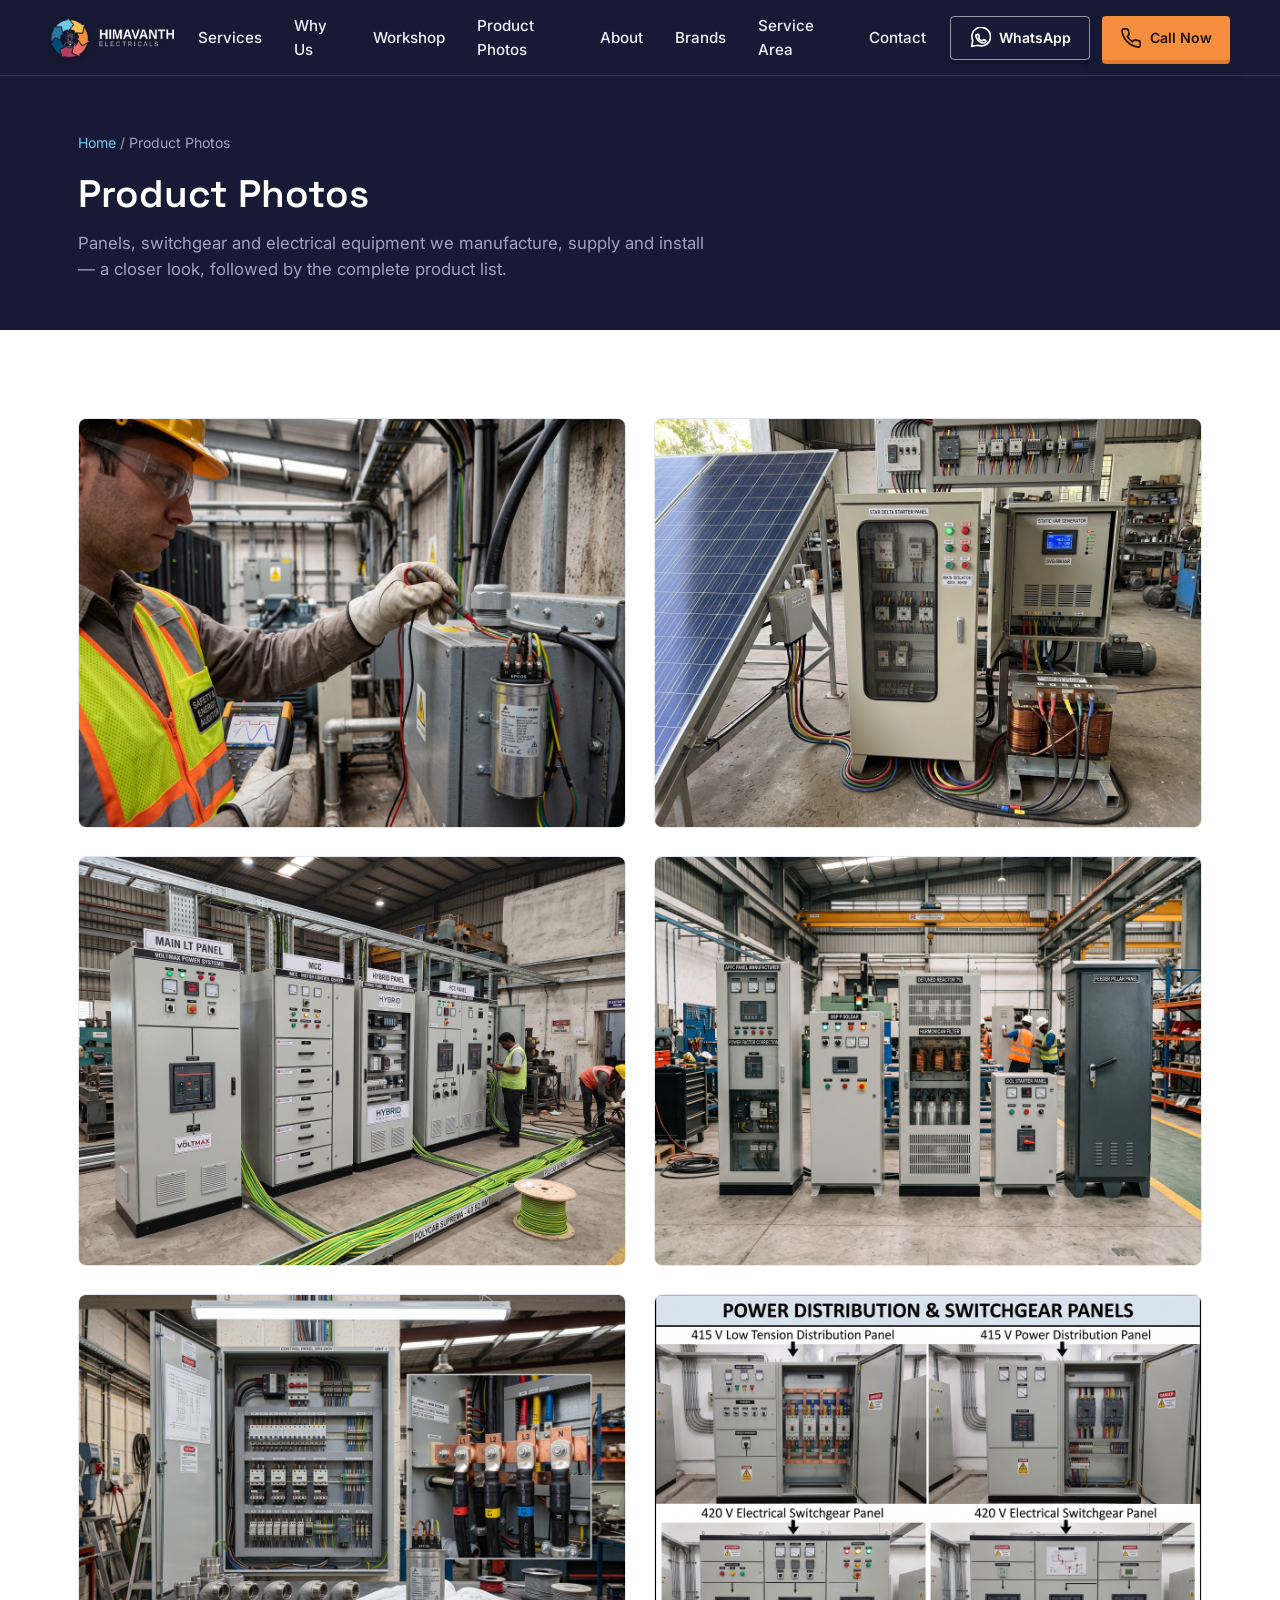
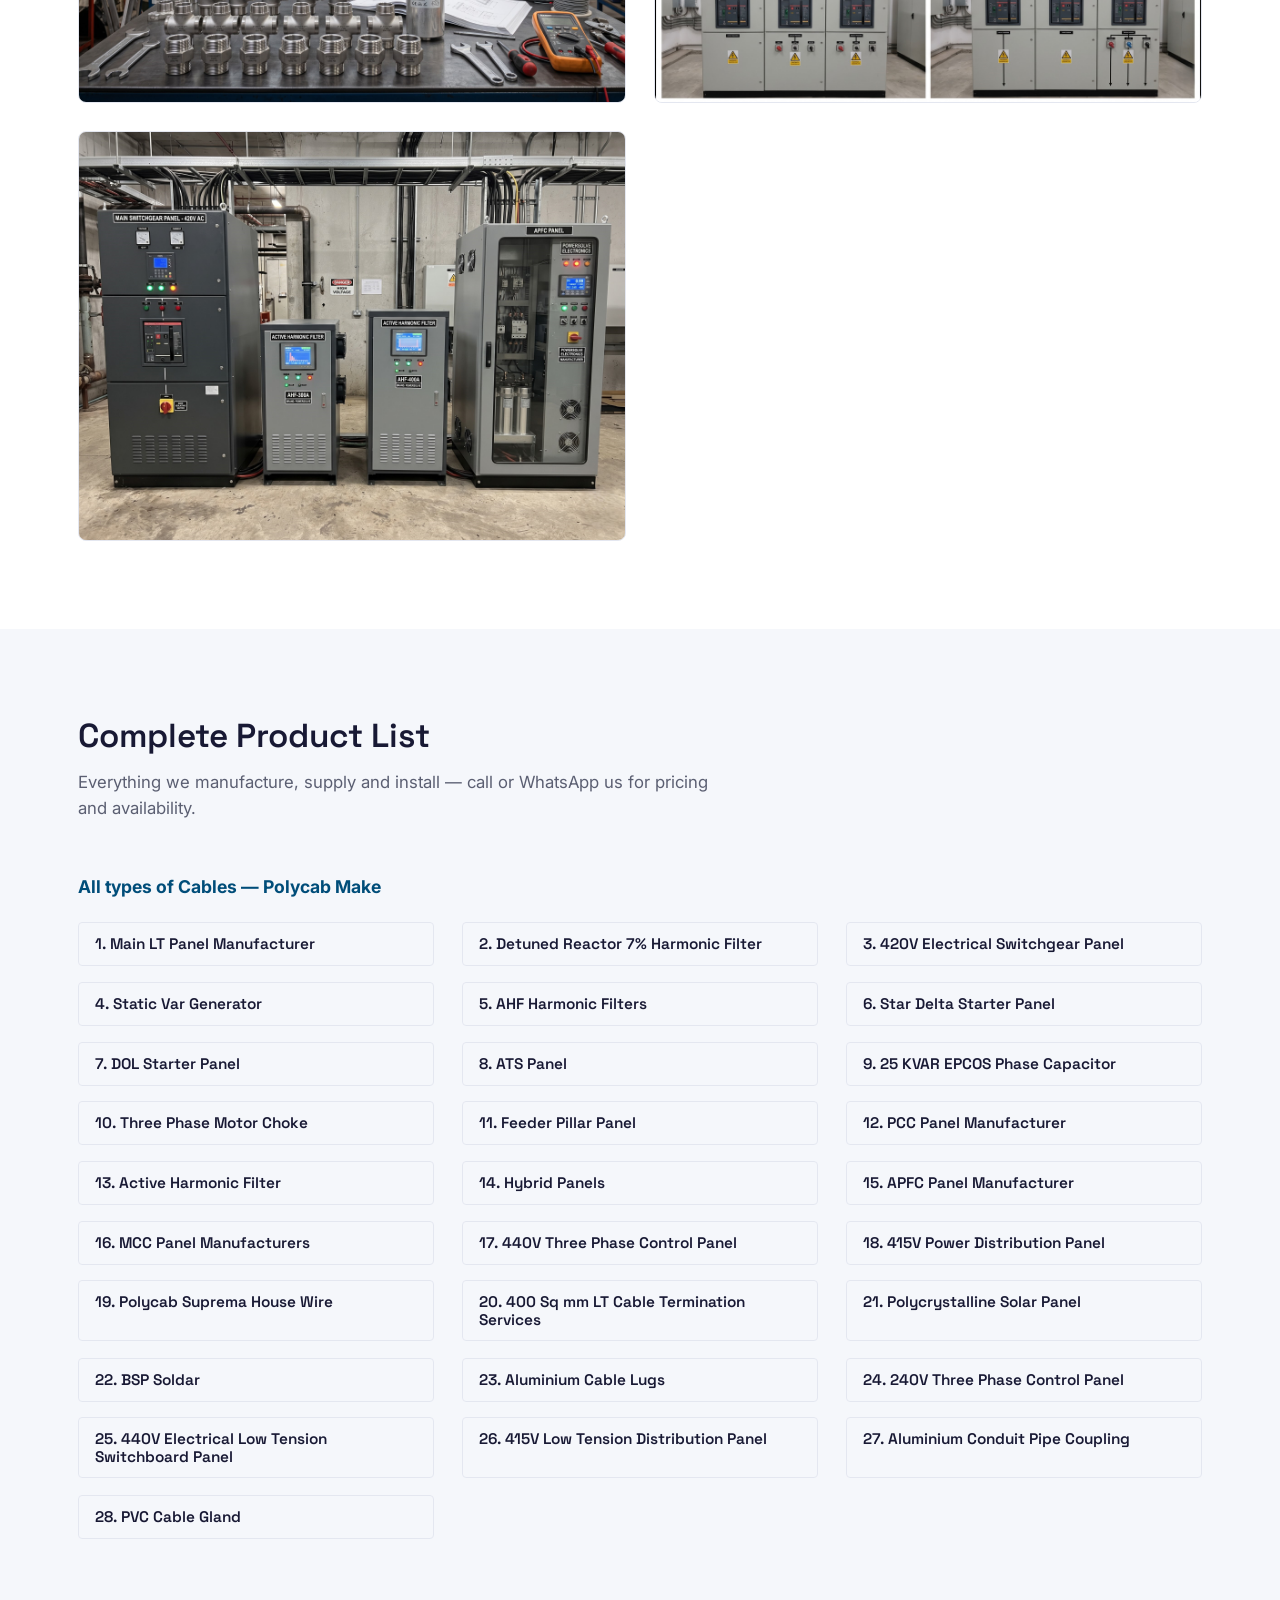
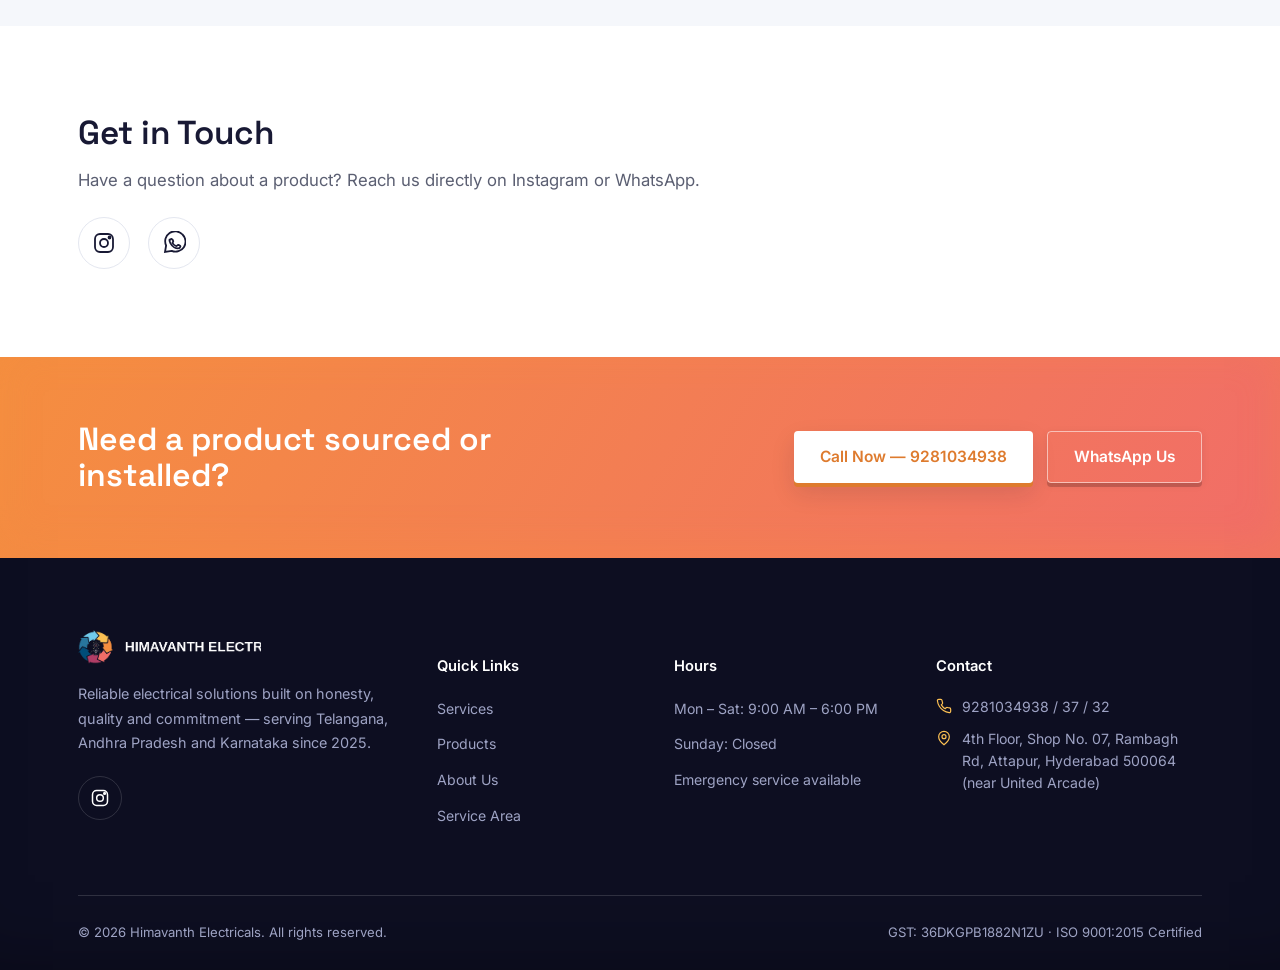
<file: product-photos.html>
<!DOCTYPE html>
<html lang="en">
<head>
<meta charset="UTF-8">
<meta name="viewport" content="width=device-width, initial-scale=1.0">
<title>Product Photos — Himavanth Electricals</title>
<meta name="description" content="Panels, switchgear and electrical products manufactured and installed by Himavanth Electricals — full photo gallery and product list.">
<link rel="icon" href="./assets/logos/favicon.ico">
<link rel="icon" type="image/png" sizes="32x32" href="./assets/logos/favicon-32x32.png">
<link rel="icon" type="image/png" sizes="16x16" href="./assets/logos/favicon-16x16.png">
<link rel="preconnect" href="https://fonts.googleapis.com">
<link rel="preconnect" href="https://fonts.gstatic.com" crossorigin>
<link href="https://fonts.googleapis.com/css2?family=Space+Grotesk:wght@500;600;700&family=Inter:wght@400;500;600;700&display=swap" rel="stylesheet">
<link rel="stylesheet" href="./assets/css/style.css">
</head>
<body>

<!-- ============ HEADER ============ -->
<header>
  <div class="wrap header-inner">
    <a href="index.html" class="logo-mark">
      <img src="./assets/logos/logo-header-lockup-dark-bg.png" alt="Himavanth Electricals">
    </a>
    <nav class="main-nav">
      <a href="services.html">Services</a>
      <a href="index.html#why">Why Us</a>
      <a href="index.html#workshop">Workshop</a>
      <a href="product-photos.html">Product Photos</a>
      <a href="index.html#about">About</a>
      <a href="brands.html">Brands</a>
      <a href="index.html#area">Service Area</a>
      <a href="index.html#contact">Contact</a>
    </nav>
    <div class="header-actions">
      <a class="btn btn-outline-light" href="https://wa.me/919281034937" target="_blank" rel="noopener">
        <svg class="icon-btn" viewBox="0 0 24 24" fill="none" stroke="currentColor" stroke-width="1.8"><path d="M20.5 3.5a10 10 0 0 0-16.4 11L3 21l6.7-1.1a10 10 0 0 0 10.8-16.4Z"/><path d="M8.5 8.7c.3-1 1.1-1 1.6-.6.4.3.9 1.3 1.1 1.8.2.4 0 .8-.2 1.1-.3.3-.6.6-.4 1 .2.5 1.6 2.4 3.4 3 .4.1.7 0 1-.3.3-.3.9-1 1.3-.9.4.1 1.6.7 1.9 1 .2.2.3.4.2.8-.2 1-1.6 1.8-2.5 1.8-2 0-5.6-1.6-7.4-5-1-1.8-1.3-3-1-3.7Z"/></svg>
        <span>WhatsApp</span>
      </a>
      <a class="btn btn-amber" href="tel:+919281034938">
        <svg class="icon-btn" viewBox="0 0 24 24" fill="none" stroke="currentColor" stroke-width="1.8"><path d="M22 16.9v3a2 2 0 0 1-2.2 2 19.8 19.8 0 0 1-8.6-3.1 19.5 19.5 0 0 1-6-6A19.8 19.8 0 0 1 2.1 4.2 2 2 0 0 1 4.1 2h3a2 2 0 0 1 2 1.7c.1 1 .3 2 .7 3a2 2 0 0 1-.4 2.1L8 10.3a16 16 0 0 0 5.7 5.7l1.5-1.4a2 2 0 0 1 2.1-.4c1 .4 2 .6 3 .7a2 2 0 0 1 1.7 2Z"/></svg>
        <span>Call Now</span>
      </a>
    </div>
    <button class="nav-toggle" aria-label="Menu">☰</button>
  </div>
</header>

<!-- ============ PAGE HERO ============ -->
<div class="page-hero">
  <div class="wrap">
    <div class="breadcrumb"><a href="index.html">Home</a> / Product Photos</div>
    <h1>Product Photos</h1>
    <p>Panels, switchgear and electrical equipment we manufacture, supply and install — a closer look, followed by the complete product list.</p>
  </div>
</div>

<!-- ============ FULL GALLERY ============ -->
<section>
  <div class="wrap">
    <div class="product-gallery-grid">
      <img src="./assets/products/product-1.jpeg" alt="Electrical safety and energy audit with power quality testing">
      <img src="./assets/products/product-2.jpeg" alt="Star Delta Starter Panel and Static Var Generator with solar panels">
      <img src="./assets/products/product-3.jpeg" alt="Main LT Panel, MCC, Hybrid Panel and PCC Panel manufacturing">
      <img src="./assets/products/product-4.jpeg" alt="APFC Panel, Detuned Reactor, Harmonic Filter, DOL Starter and Feeder Pillar Panel">
      <img src="./assets/products/product-5.jpeg" alt="Control panel wiring, LT cable termination and cable accessories">
      <img src="./assets/products/product-6.jpeg" alt="Power distribution and switchgear panels, 415V and 420V">
      <img src="./assets/products/product-7.jpeg" alt="Main Switchgear Panel, Active Harmonic Filters and APFC Panel">
    </div>
  </div>
</section>

<!-- ============ PRODUCT LIST ============ -->
<section class="alt">
  <div class="wrap">
    <div class="section-head">
      <h2>Complete Product List</h2>
      <p>Everything we manufacture, supply and install — call or WhatsApp us for pricing and availability.</p>
    </div>
    <div class="product-list-lead">All types of Cables — Polycab Make</div>
    <div class="product-list-grid">
      <h4>1. Main LT Panel Manufacturer</h4>
      <h4>2. Detuned Reactor 7% Harmonic Filter</h4>
      <h4>3. 420V Electrical Switchgear Panel</h4>
      <h4>4. Static Var Generator</h4>
      <h4>5. AHF Harmonic Filters</h4>
      <h4>6. Star Delta Starter Panel</h4>
      <h4>7. DOL Starter Panel</h4>
      <h4>8. ATS Panel</h4>
      <h4>9. 25 KVAR EPCOS Phase Capacitor</h4>
      <h4>10. Three Phase Motor Choke</h4>
      <h4>11. Feeder Pillar Panel</h4>
      <h4>12. PCC Panel Manufacturer</h4>
      <h4>13. Active Harmonic Filter</h4>
      <h4>14. Hybrid Panels</h4>
      <h4>15. APFC Panel Manufacturer</h4>
      <h4>16. MCC Panel Manufacturers</h4>
      <h4>17. 440V Three Phase Control Panel</h4>
      <h4>18. 415V Power Distribution Panel</h4>
      <h4>19. Polycab Suprema House Wire</h4>
      <h4>20. 400 Sq mm LT Cable Termination Services</h4>
      <h4>21. Polycrystalline Solar Panel</h4>
      <h4>22. BSP Soldar</h4>
      <h4>23. Aluminium Cable Lugs</h4>
      <h4>24. 240V Three Phase Control Panel</h4>
      <h4>25. 440V Electrical Low Tension Switchboard Panel</h4>
      <h4>26. 415V Low Tension Distribution Panel</h4>
      <h4>27. Aluminium Conduit Pipe Coupling</h4>
      <h4>28. PVC Cable Gland</h4>
    </div>
  </div>
</section>

<!-- ============ CONTACT ICONS ============ -->
<section>
  <div class="wrap">
    <div class="section-head" style="margin-bottom:24px;">
      <h2>Get in Touch</h2>
      <p>Have a question about a product? Reach us directly on Instagram or WhatsApp.</p>
    </div>
    <div class="contact-icons-row">
      <a class="ig-icon" href="https://www.instagram.com/himavanthelectricals2745" target="_blank" rel="noopener" aria-label="Instagram">
        <svg viewBox="0 0 24 24" fill="none" stroke="currentColor" stroke-width="1.8"><rect x="3" y="3" width="18" height="18" rx="5"/><circle cx="12" cy="12" r="4"/><circle cx="17.5" cy="6.5" r="1"/></svg>
      </a>
      <a class="wa-icon" href="https://wa.me/919281034937" target="_blank" rel="noopener" aria-label="WhatsApp">
        <svg viewBox="0 0 24 24" fill="none" stroke="currentColor" stroke-width="1.8"><path d="M20.5 3.5a10 10 0 0 0-16.4 11L3 21l6.7-1.1a10 10 0 0 0 10.8-16.4Z"/><path d="M8.5 8.7c.3-1 1.1-1 1.6-.6.4.3.9 1.3 1.1 1.8.2.4 0 .8-.2 1.1-.3.3-.6.6-.4 1 .2.5 1.6 2.4 3.4 3 .4.1.7 0 1-.3.3-.3.9-1 1.3-.9.4.1 1.6.7 1.9 1 .2.2.3.4.2.8-.2 1-1.6 1.8-2.5 1.8-2 0-5.6-1.6-7.4-5-1-1.8-1.3-3-1-3.7Z"/></svg>
      </a>
    </div>
  </div>
</section>

<!-- ============ CTA BANNER ============ -->
<div class="cta-banner">
  <div class="wrap cta-inner">
    <h2>Need a product sourced or installed?</h2>
    <div class="cta-actions">
      <a href="tel:+919281034938" class="btn btn-amber">Call Now — 9281034938</a>
      <a href="https://wa.me/919281034937" target="_blank" rel="noopener" class="btn btn-outline-light">WhatsApp Us</a>
    </div>
  </div>
</div>

<!-- ============ FOOTER ============ -->
<footer id="contact">
  <div class="wrap">
    <div class="footer-grid">
      <div class="footer-about">
        <div class="footer-logo"><img src="./assets/logos/logo-footer-white.png" alt="Himavanth Electricals"></div>
        <p>Reliable electrical solutions built on honesty, quality and commitment — serving Telangana, Andhra Pradesh and Karnataka since 2025.</p>
        <div class="social-row">
          <a href="https://www.instagram.com/himavanthelectricals2745" target="_blank" rel="noopener" aria-label="Instagram">
            <svg viewBox="0 0 24 24" fill="none" stroke="currentColor" stroke-width="1.8"><rect x="3" y="3" width="18" height="18" rx="5"/><circle cx="12" cy="12" r="4"/><circle cx="17.5" cy="6.5" r="1"/></svg>
          </a>
        </div>
      </div>
      <div class="footer-col">
        <h5>Quick Links</h5>
        <ul>
          <li><a href="services.html">Services</a></li>
          <li><a href="index.html#products">Products</a></li>
          <li><a href="index.html#about">About Us</a></li>
          <li><a href="index.html#area">Service Area</a></li>
        </ul>
      </div>
      <div class="footer-col">
        <h5>Hours</h5>
        <ul>
          <li><a href="#">Mon – Sat: 9:00 AM – 6:00 PM</a></li>
          <li><a href="#">Sunday: Closed</a></li>
          <li><a href="#">Emergency service available</a></li>
        </ul>
      </div>
      <div class="footer-col">
        <h5>Contact</h5>
        <ul class="footer-contact">
          <li>
            <svg viewBox="0 0 24 24" fill="none" stroke="currentColor" stroke-width="1.8"><path d="M22 16.9v3a2 2 0 0 1-2.2 2 19.8 19.8 0 0 1-8.6-3.1 19.5 19.5 0 0 1-6-6A19.8 19.8 0 0 1 2.1 4.2 2 2 0 0 1 4.1 2h3a2 2 0 0 1 2 1.7c.1 1 .3 2 .7 3a2 2 0 0 1-.4 2.1L8 10.3a16 16 0 0 0 5.7 5.7l1.5-1.4a2 2 0 0 1 2.1-.4c1 .4 2 .6 3 .7a2 2 0 0 1 1.7 2Z"/></svg>
            <span>9281034938 / 37 / 32</span>
          </li>
          <li>
            <svg viewBox="0 0 24 24" fill="none" stroke="currentColor" stroke-width="1.8"><path d="M20 10c0 6-8 12-8 12s-8-6-8-12a8 8 0 0 1 16 0Z"/><circle cx="12" cy="10" r="3"/></svg>
            <span>4th Floor, Shop No. 07, Rambagh Rd, Attapur, Hyderabad 500064 (near United Arcade)</span>
          </li>
        </ul>
      </div>
    </div>
    <div class="footer-bottom">
      <span>© 2026 Himavanth Electricals. All rights reserved.</span>
      <span>GST: 36DKGPB1882N1ZU · ISO 9001:2015 Certified</span>
    </div>
  </div>
</footer>

<script>
  document.querySelector('.nav-toggle')?.addEventListener('click', function(){
    var nav = document.querySelector('.main-nav');
    var visible = nav.style.display === 'flex';
    nav.style.cssText = visible ? '' : 'display:flex;flex-direction:column;position:absolute;top:100%;left:0;right:0;background:var(--navy);padding:20px 28px;gap:18px;';
  });
</script>
</body>
</html>
</file>
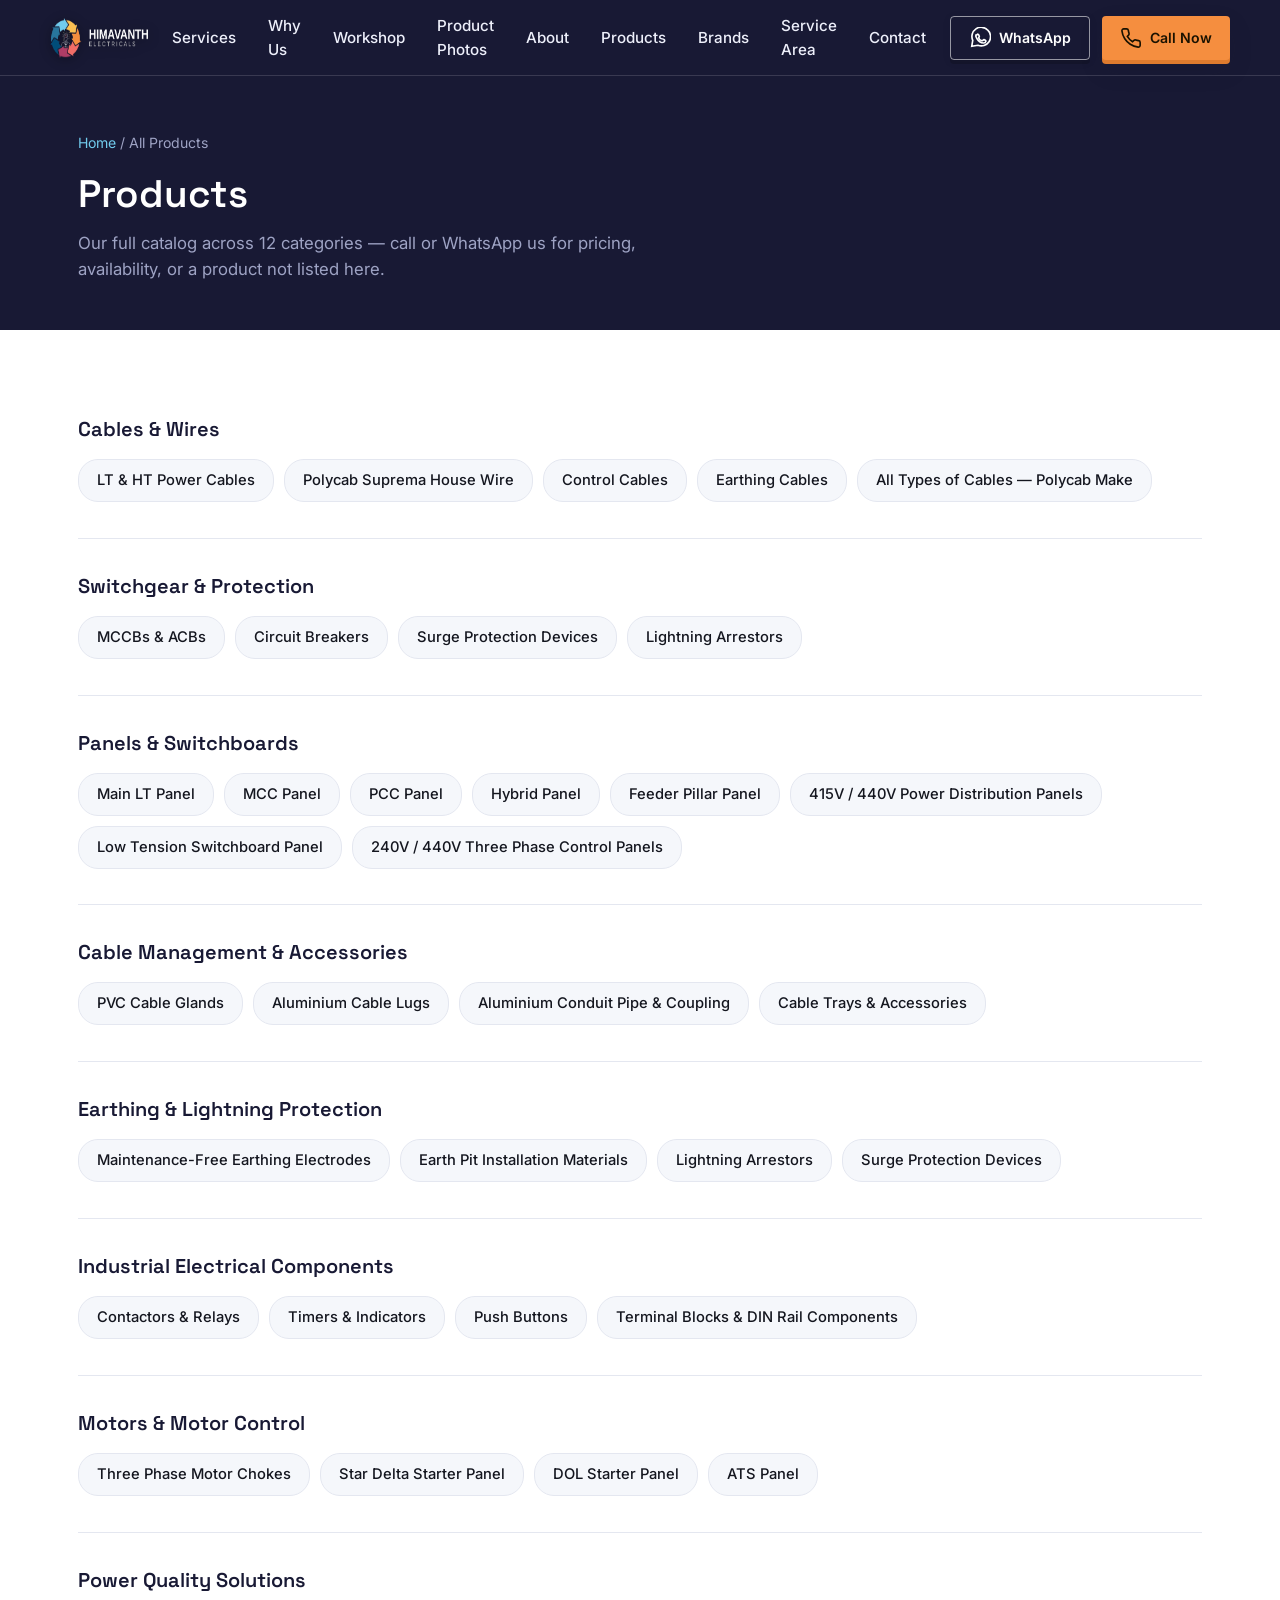
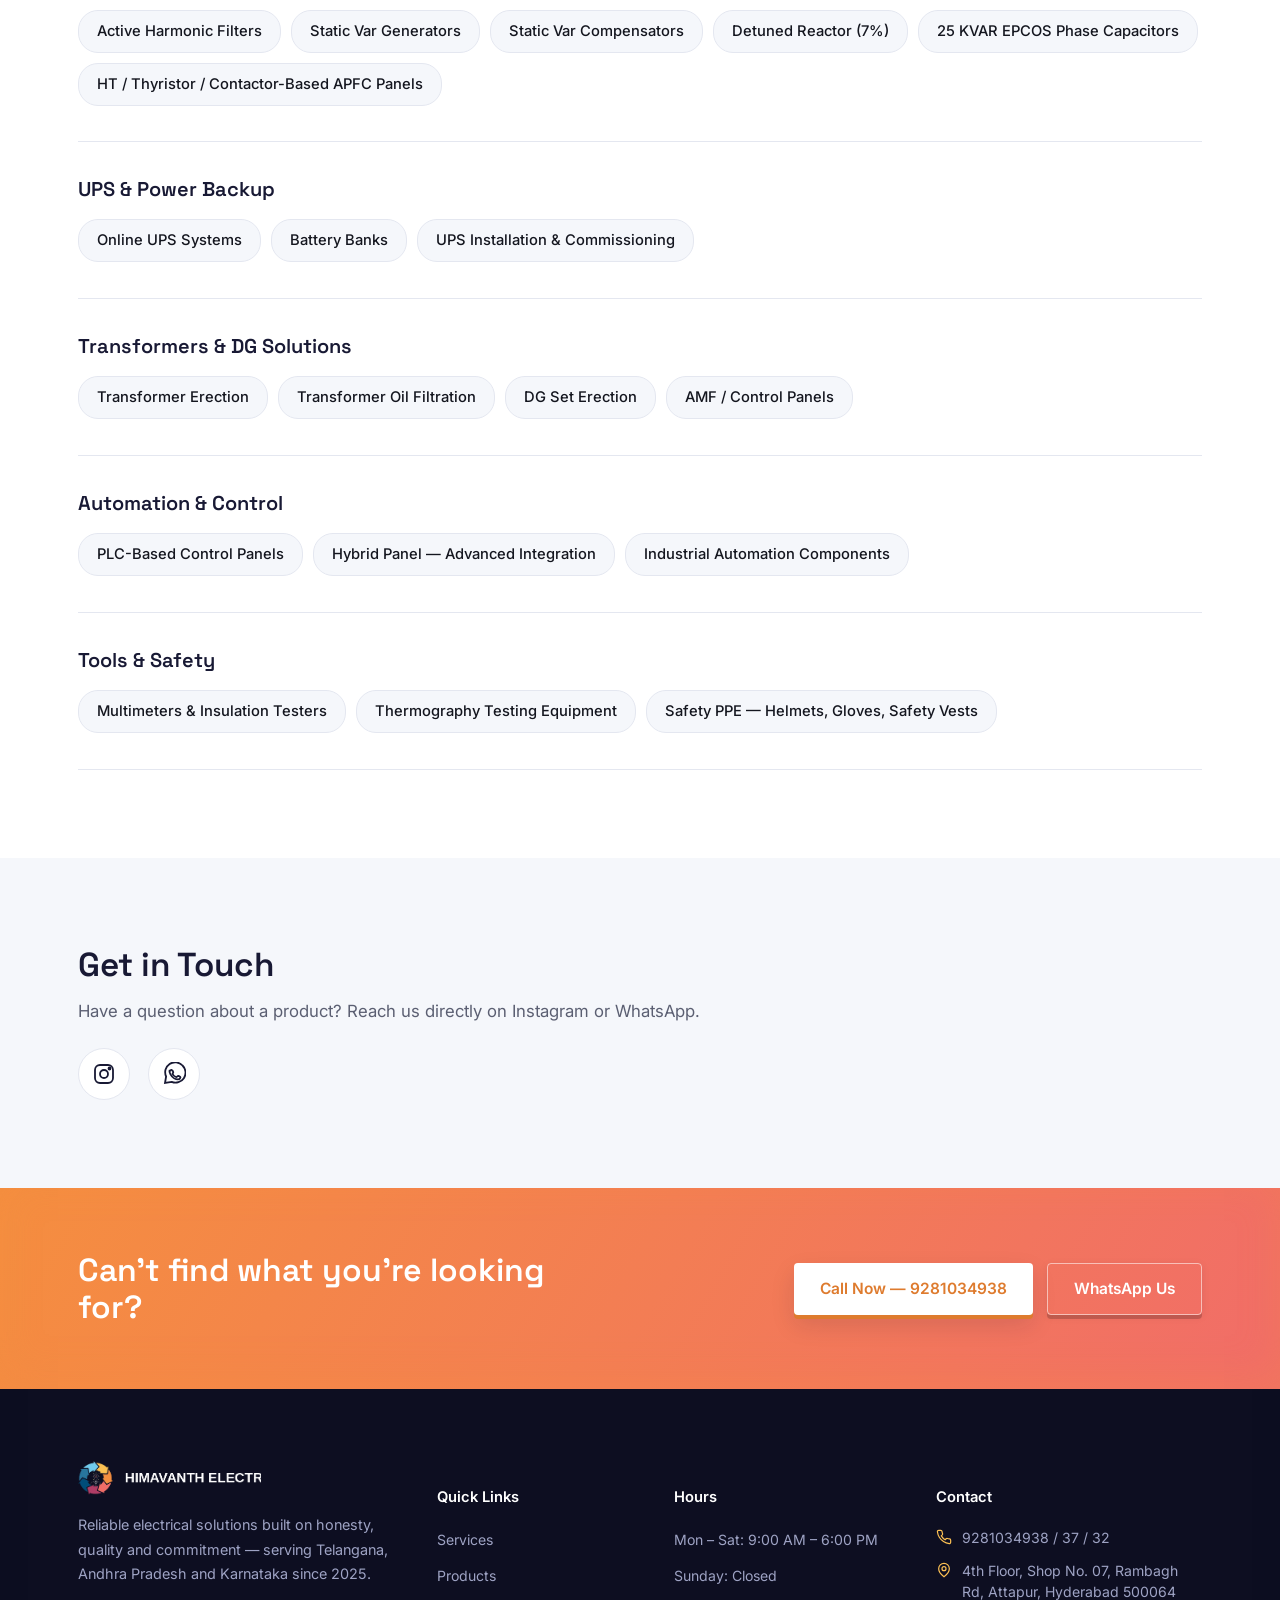
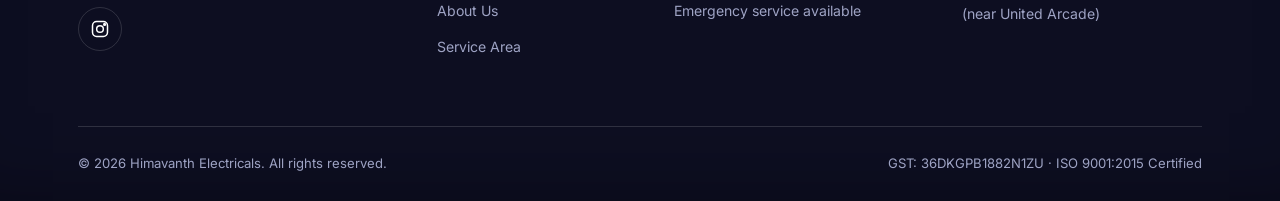
<file: products.html>
<!DOCTYPE html>
<html lang="en">
<head>
<meta charset="UTF-8">
<meta name="viewport" content="width=device-width, initial-scale=1.0">
<title>All Products — Himavanth Electricals</title>
<meta name="description" content="Complete product catalog from Himavanth Electricals — cables, switchgear, panels, earthing, motors, power quality, UPS, transformers, automation, tools and safety equipment.">
<link rel="icon" href="./assets/logos/favicon.ico">
<link rel="icon" type="image/png" sizes="32x32" href="./assets/logos/favicon-32x32.png">
<link rel="icon" type="image/png" sizes="16x16" href="./assets/logos/favicon-16x16.png">
<link rel="preconnect" href="https://fonts.googleapis.com">
<link rel="preconnect" href="https://fonts.gstatic.com" crossorigin>
<link href="https://fonts.googleapis.com/css2?family=Space+Grotesk:wght@500;600;700&family=Inter:wght@400;500;600;700&display=swap" rel="stylesheet">
<link rel="stylesheet" href="./assets/css/style.css">
</head>
<body>

<!-- ============ HEADER ============ -->
<header>
  <div class="wrap header-inner">
    <a href="index.html" class="logo-mark">
      <img src="./assets/logos/logo-header-lockup-dark-bg.png" alt="Himavanth Electricals">
    </a>
    <nav class="main-nav">
      <a href="services.html">Services</a>
      <a href="index.html#why">Why Us</a>
      <a href="index.html#workshop">Workshop</a>
      <a href="product-photos.html">Product Photos</a>
      <a href="index.html#about">About</a>
      <a href="products.html">Products</a>
      <a href="brands.html">Brands</a>
      <a href="index.html#area">Service Area</a>
      <a href="index.html#contact">Contact</a>
    </nav>
    <div class="header-actions">
      <a class="btn btn-outline-light" href="https://wa.me/919281034937" target="_blank" rel="noopener">
        <svg class="icon-btn" viewBox="0 0 24 24" fill="none" stroke="currentColor" stroke-width="1.8"><path d="M20.5 3.5a10 10 0 0 0-16.4 11L3 21l6.7-1.1a10 10 0 0 0 10.8-16.4Z"/><path d="M8.5 8.7c.3-1 1.1-1 1.6-.6.4.3.9 1.3 1.1 1.8.2.4 0 .8-.2 1.1-.3.3-.6.6-.4 1 .2.5 1.6 2.4 3.4 3 .4.1.7 0 1-.3.3-.3.9-1 1.3-.9.4.1 1.6.7 1.9 1 .2.2.3.4.2.8-.2 1-1.6 1.8-2.5 1.8-2 0-5.6-1.6-7.4-5-1-1.8-1.3-3-1-3.7Z"/></svg>
        <span>WhatsApp</span>
      </a>
      <a class="btn btn-amber" href="tel:+919281034938">
        <svg class="icon-btn" viewBox="0 0 24 24" fill="none" stroke="currentColor" stroke-width="1.8"><path d="M22 16.9v3a2 2 0 0 1-2.2 2 19.8 19.8 0 0 1-8.6-3.1 19.5 19.5 0 0 1-6-6A19.8 19.8 0 0 1 2.1 4.2 2 2 0 0 1 4.1 2h3a2 2 0 0 1 2 1.7c.1 1 .3 2 .7 3a2 2 0 0 1-.4 2.1L8 10.3a16 16 0 0 0 5.7 5.7l1.5-1.4a2 2 0 0 1 2.1-.4c1 .4 2 .6 3 .7a2 2 0 0 1 1.7 2Z"/></svg>
        <span>Call Now</span>
      </a>
    </div>
    <button class="nav-toggle" aria-label="Menu">☰</button>
  </div>
</header>

<!-- ============ PAGE HERO ============ -->
<div class="page-hero">
  <div class="wrap">
    <div class="breadcrumb"><a href="index.html">Home</a> / All Products</div>
    <h1>Products</h1>
    <p>Our full catalog across 12 categories — call or WhatsApp us for pricing, availability, or a product not listed here.</p>
  </div>
</div>

<!-- ============ CATEGORY LIST ============ -->
<section>
  <div class="wrap">

    <div class="brand-category" style="border-top:none;padding-top:0;">
      <div class="brand-category-head"><h2>Cables &amp; Wires</h2></div>
      <div class="brand-tags">
        <span class="brand-tag">LT &amp; HT Power Cables</span>
        <span class="brand-tag">Polycab Suprema House Wire</span>
        <span class="brand-tag">Control Cables</span>
        <span class="brand-tag">Earthing Cables</span>
        <span class="brand-tag">All Types of Cables — Polycab Make</span>
      </div>
    </div>

    <div class="brand-category">
      <div class="brand-category-head"><h2>Switchgear &amp; Protection</h2></div>
      <div class="brand-tags">
        <span class="brand-tag">MCCBs &amp; ACBs</span>
        <span class="brand-tag">Circuit Breakers</span>
        <span class="brand-tag">Surge Protection Devices</span>
        <span class="brand-tag">Lightning Arrestors</span>
      </div>
    </div>

    <div class="brand-category">
      <div class="brand-category-head"><h2>Panels &amp; Switchboards</h2></div>
      <div class="brand-tags">
        <span class="brand-tag">Main LT Panel</span>
        <span class="brand-tag">MCC Panel</span>
        <span class="brand-tag">PCC Panel</span>
        <span class="brand-tag">Hybrid Panel</span>
        <span class="brand-tag">Feeder Pillar Panel</span>
        <span class="brand-tag">415V / 440V Power Distribution Panels</span>
        <span class="brand-tag">Low Tension Switchboard Panel</span>
        <span class="brand-tag">240V / 440V Three Phase Control Panels</span>
      </div>
    </div>

    <div class="brand-category">
      <div class="brand-category-head"><h2>Cable Management &amp; Accessories</h2></div>
      <div class="brand-tags">
        <span class="brand-tag">PVC Cable Glands</span>
        <span class="brand-tag">Aluminium Cable Lugs</span>
        <span class="brand-tag">Aluminium Conduit Pipe &amp; Coupling</span>
        <span class="brand-tag">Cable Trays &amp; Accessories</span>
      </div>
    </div>

    <div class="brand-category">
      <div class="brand-category-head"><h2>Earthing &amp; Lightning Protection</h2></div>
      <div class="brand-tags">
        <span class="brand-tag">Maintenance-Free Earthing Electrodes</span>
        <span class="brand-tag">Earth Pit Installation Materials</span>
        <span class="brand-tag">Lightning Arrestors</span>
        <span class="brand-tag">Surge Protection Devices</span>
      </div>
    </div>

    <div class="brand-category">
      <div class="brand-category-head"><h2>Industrial Electrical Components</h2></div>
      <div class="brand-tags">
        <span class="brand-tag">Contactors &amp; Relays</span>
        <span class="brand-tag">Timers &amp; Indicators</span>
        <span class="brand-tag">Push Buttons</span>
        <span class="brand-tag">Terminal Blocks &amp; DIN Rail Components</span>
      </div>
    </div>

    <div class="brand-category">
      <div class="brand-category-head"><h2>Motors &amp; Motor Control</h2></div>
      <div class="brand-tags">
        <span class="brand-tag">Three Phase Motor Chokes</span>
        <span class="brand-tag">Star Delta Starter Panel</span>
        <span class="brand-tag">DOL Starter Panel</span>
        <span class="brand-tag">ATS Panel</span>
      </div>
    </div>

    <div class="brand-category">
      <div class="brand-category-head"><h2>Power Quality Solutions</h2></div>
      <div class="brand-tags">
        <span class="brand-tag">Active Harmonic Filters</span>
        <span class="brand-tag">Static Var Generators</span>
        <span class="brand-tag">Static Var Compensators</span>
        <span class="brand-tag">Detuned Reactor (7%)</span>
        <span class="brand-tag">25 KVAR EPCOS Phase Capacitors</span>
        <span class="brand-tag">HT / Thyristor / Contactor-Based APFC Panels</span>
      </div>
    </div>

    <div class="brand-category">
      <div class="brand-category-head"><h2>UPS &amp; Power Backup</h2></div>
      <div class="brand-tags">
        <span class="brand-tag">Online UPS Systems</span>
        <span class="brand-tag">Battery Banks</span>
        <span class="brand-tag">UPS Installation &amp; Commissioning</span>
      </div>
    </div>

    <div class="brand-category">
      <div class="brand-category-head"><h2>Transformers &amp; DG Solutions</h2></div>
      <div class="brand-tags">
        <span class="brand-tag">Transformer Erection</span>
        <span class="brand-tag">Transformer Oil Filtration</span>
        <span class="brand-tag">DG Set Erection</span>
        <span class="brand-tag">AMF / Control Panels</span>
      </div>
    </div>

    <div class="brand-category">
      <div class="brand-category-head"><h2>Automation &amp; Control</h2></div>
      <div class="brand-tags">
        <span class="brand-tag">PLC-Based Control Panels</span>
        <span class="brand-tag">Hybrid Panel — Advanced Integration</span>
        <span class="brand-tag">Industrial Automation Components</span>
      </div>
    </div>

    <div class="brand-category">
      <div class="brand-category-head"><h2>Tools &amp; Safety</h2></div>
      <div class="brand-tags">
        <span class="brand-tag">Multimeters &amp; Insulation Testers</span>
        <span class="brand-tag">Thermography Testing Equipment</span>
        <span class="brand-tag">Safety PPE — Helmets, Gloves, Safety Vests</span>
      </div>
    </div>

  </div>
</section>

<!-- ============ CONTACT ICONS ============ -->
<section class="alt">
  <div class="wrap">
    <div class="section-head" style="margin-bottom:24px;">
      <h2>Get in Touch</h2>
      <p>Have a question about a product? Reach us directly on Instagram or WhatsApp.</p>
    </div>
    <div class="contact-icons-row">
      <a class="ig-icon" href="https://www.instagram.com/himavanthelectricals2745" target="_blank" rel="noopener" aria-label="Instagram">
        <svg viewBox="0 0 24 24" fill="none" stroke="currentColor" stroke-width="1.8"><rect x="3" y="3" width="18" height="18" rx="5"/><circle cx="12" cy="12" r="4"/><circle cx="17.5" cy="6.5" r="1"/></svg>
      </a>
      <a class="wa-icon" href="https://wa.me/919281034937" target="_blank" rel="noopener" aria-label="WhatsApp">
        <svg viewBox="0 0 24 24" fill="none" stroke="currentColor" stroke-width="1.8"><path d="M20.5 3.5a10 10 0 0 0-16.4 11L3 21l6.7-1.1a10 10 0 0 0 10.8-16.4Z"/><path d="M8.5 8.7c.3-1 1.1-1 1.6-.6.4.3.9 1.3 1.1 1.8.2.4 0 .8-.2 1.1-.3.3-.6.6-.4 1 .2.5 1.6 2.4 3.4 3 .4.1.7 0 1-.3.3-.3.9-1 1.3-.9.4.1 1.6.7 1.9 1 .2.2.3.4.2.8-.2 1-1.6 1.8-2.5 1.8-2 0-5.6-1.6-7.4-5-1-1.8-1.3-3-1-3.7Z"/></svg>
      </a>
    </div>
  </div>
</section>

<!-- ============ CTA BANNER ============ -->
<div class="cta-banner">
  <div class="wrap cta-inner">
    <h2>Can't find what you're looking for?</h2>
    <div class="cta-actions">
      <a href="tel:+919281034938" class="btn btn-amber">Call Now — 9281034938</a>
      <a href="https://wa.me/919281034937" target="_blank" rel="noopener" class="btn btn-outline-light">WhatsApp Us</a>
    </div>
  </div>
</div>

<!-- ============ FOOTER ============ -->
<footer id="contact">
  <div class="wrap">
    <div class="footer-grid">
      <div class="footer-about">
        <div class="footer-logo"><img src="./assets/logos/logo-footer-white.png" alt="Himavanth Electricals"></div>
        <p>Reliable electrical solutions built on honesty, quality and commitment — serving Telangana, Andhra Pradesh and Karnataka since 2025.</p>
        <div class="social-row">
          <a href="https://www.instagram.com/himavanthelectricals2745" target="_blank" rel="noopener" aria-label="Instagram">
            <svg viewBox="0 0 24 24" fill="none" stroke="currentColor" stroke-width="1.8"><rect x="3" y="3" width="18" height="18" rx="5"/><circle cx="12" cy="12" r="4"/><circle cx="17.5" cy="6.5" r="1"/></svg>
          </a>
        </div>
      </div>
      <div class="footer-col">
        <h5>Quick Links</h5>
        <ul>
          <li><a href="services.html">Services</a></li>
          <li><a href="products.html">Products</a></li>
          <li><a href="index.html#about">About Us</a></li>
          <li><a href="index.html#area">Service Area</a></li>
        </ul>
      </div>
      <div class="footer-col">
        <h5>Hours</h5>
        <ul>
          <li><a href="#">Mon – Sat: 9:00 AM – 6:00 PM</a></li>
          <li><a href="#">Sunday: Closed</a></li>
          <li><a href="#">Emergency service available</a></li>
        </ul>
      </div>
      <div class="footer-col">
        <h5>Contact</h5>
        <ul class="footer-contact">
          <li>
            <svg viewBox="0 0 24 24" fill="none" stroke="currentColor" stroke-width="1.8"><path d="M22 16.9v3a2 2 0 0 1-2.2 2 19.8 19.8 0 0 1-8.6-3.1 19.5 19.5 0 0 1-6-6A19.8 19.8 0 0 1 2.1 4.2 2 2 0 0 1 4.1 2h3a2 2 0 0 1 2 1.7c.1 1 .3 2 .7 3a2 2 0 0 1-.4 2.1L8 10.3a16 16 0 0 0 5.7 5.7l1.5-1.4a2 2 0 0 1 2.1-.4c1 .4 2 .6 3 .7a2 2 0 0 1 1.7 2Z"/></svg>
            <span>9281034938 / 37 / 32</span>
          </li>
          <li>
            <svg viewBox="0 0 24 24" fill="none" stroke="currentColor" stroke-width="1.8"><path d="M20 10c0 6-8 12-8 12s-8-6-8-12a8 8 0 0 1 16 0Z"/><circle cx="12" cy="10" r="3"/></svg>
            <span>4th Floor, Shop No. 07, Rambagh Rd, Attapur, Hyderabad 500064 (near United Arcade)</span>
          </li>
        </ul>
      </div>
    </div>
    <div class="footer-bottom">
      <span>© 2026 Himavanth Electricals. All rights reserved.</span>
      <span>GST: 36DKGPB1882N1ZU · ISO 9001:2015 Certified</span>
    </div>
  </div>
</footer>

<script>
  document.querySelector('.nav-toggle')?.addEventListener('click', function(){
    var nav = document.querySelector('.main-nav');
    var visible = nav.style.display === 'flex';
    nav.style.cssText = visible ? '' : 'display:flex;flex-direction:column;position:absolute;top:100%;left:0;right:0;background:var(--navy);padding:20px 28px;gap:18px;';
  });
</script>
</body>
</html>
</file>
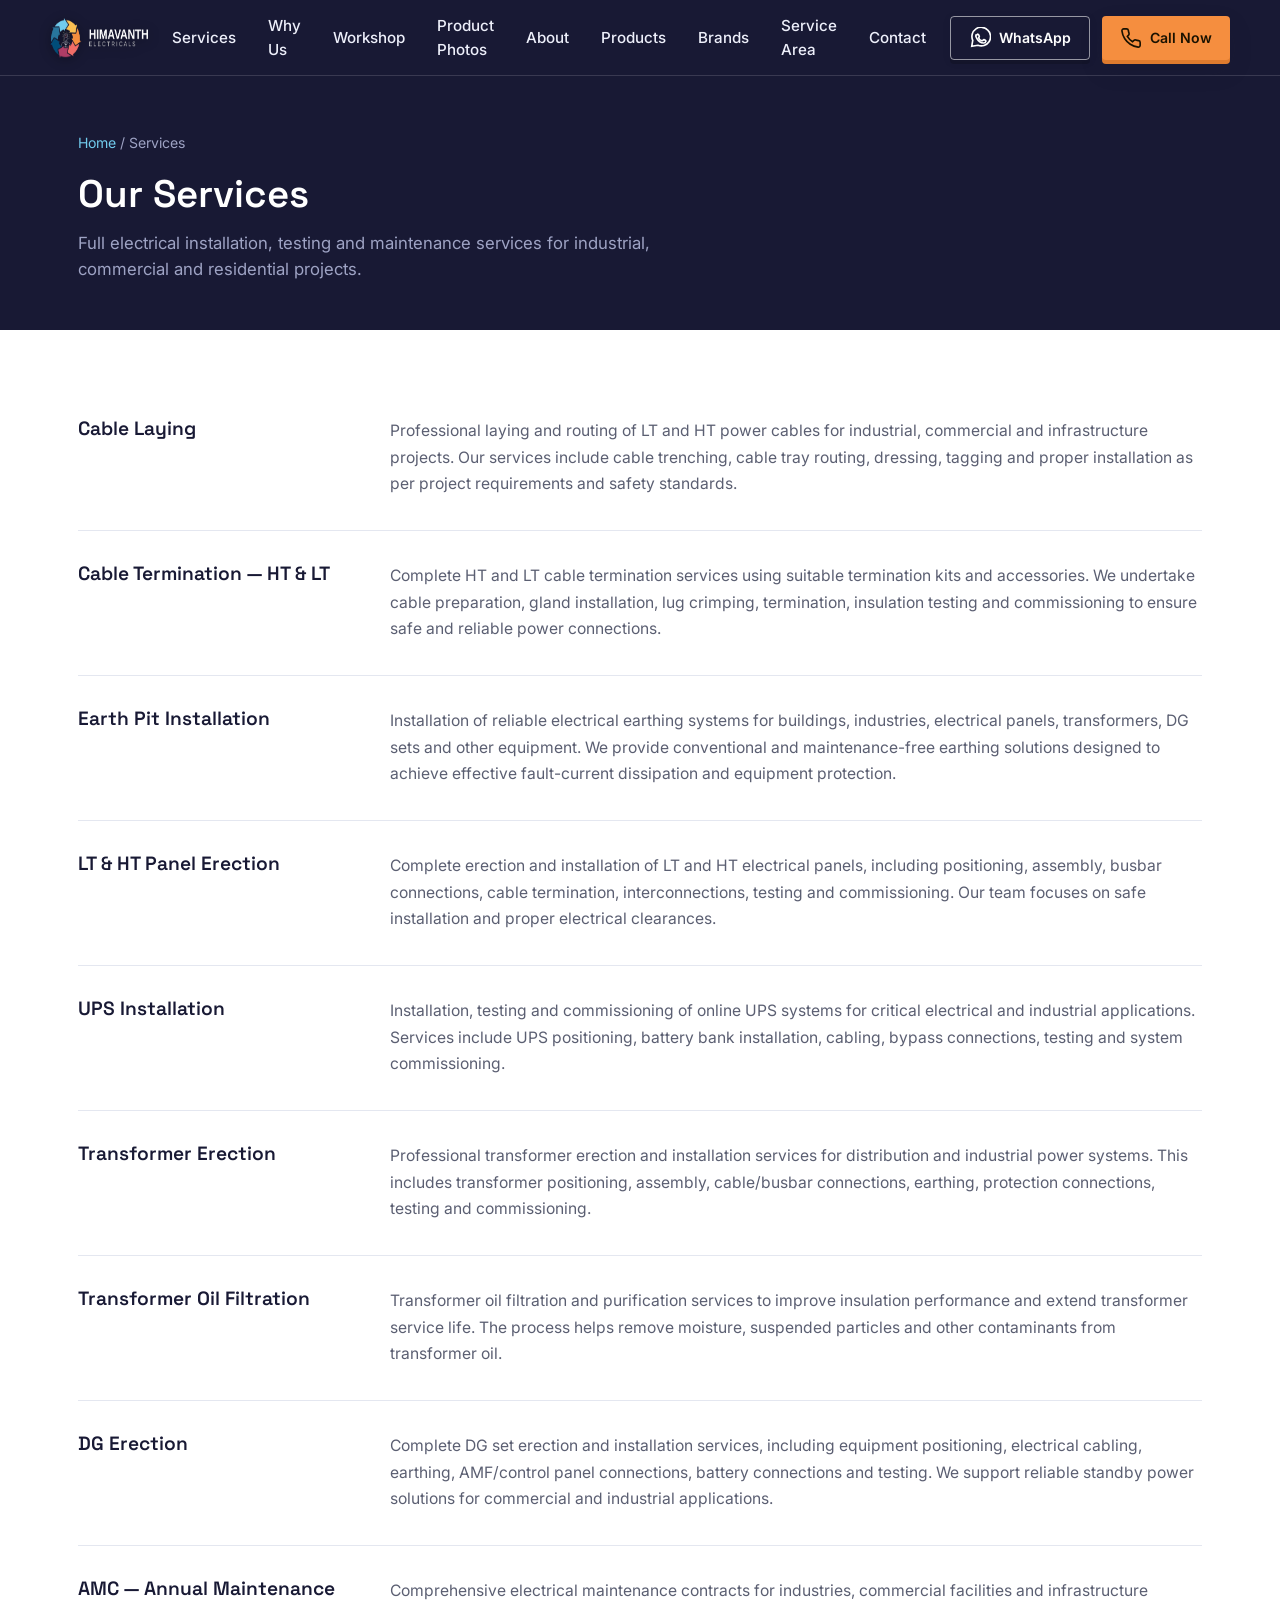
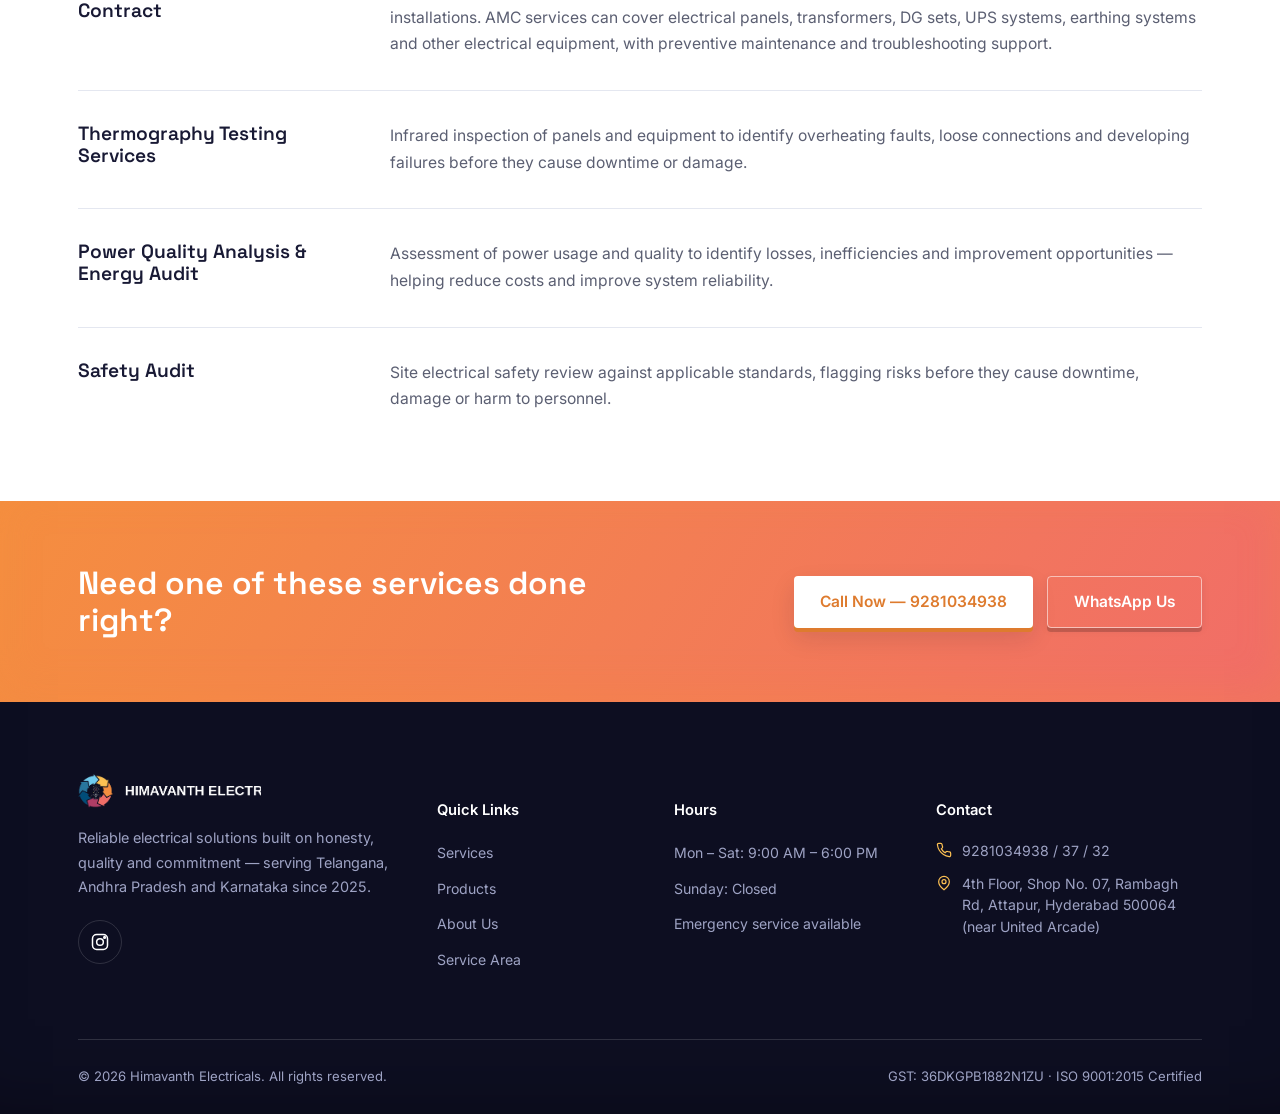
<file: services.html>
<!DOCTYPE html>
<html lang="en">
<head>
<meta charset="UTF-8">
<meta name="viewport" content="width=device-width, initial-scale=1.0">
<title>Our Services — Himavanth Electricals</title>
<meta name="description" content="Cable laying, panel erection, transformer works, UPS installation, AMC and more — full electrical services from Himavanth Electricals.">
<link rel="icon" href="./assets/logos/favicon.ico">
<link rel="icon" type="image/png" sizes="32x32" href="./assets/logos/favicon-32x32.png">
<link rel="icon" type="image/png" sizes="16x16" href="./assets/logos/favicon-16x16.png">
<link rel="preconnect" href="https://fonts.googleapis.com">
<link rel="preconnect" href="https://fonts.gstatic.com" crossorigin>
<link href="https://fonts.googleapis.com/css2?family=Space+Grotesk:wght@500;600;700&family=Inter:wght@400;500;600;700&display=swap" rel="stylesheet">
<link rel="stylesheet" href="./assets/css/style.css">
<style>
  .service-full{border-top:1px solid var(--border);padding:32px 0;display:grid;grid-template-columns:280px 1fr;gap:32px;}
  .service-full:first-child{border-top:none;padding-top:0;}
  .service-full:last-child{padding-bottom:0;}
  .service-full h2{color:var(--navy);font-size:1.2rem;}
  .service-full p{color:var(--ink-muted);font-size:0.98rem;line-height:1.7;}
  @media (max-width:800px){
    .service-full{grid-template-columns:1fr;gap:10px;}
  }
</style>
</head>
<body>

<!-- ============ HEADER ============ -->
<header>
  <div class="wrap header-inner">
    <a href="index.html" class="logo-mark">
      <img src="./assets/logos/logo-header-lockup-dark-bg.png" alt="Himavanth Electricals">
    </a>
    <nav class="main-nav">
      <a href="services.html">Services</a>
      <a href="index.html#why">Why Us</a>
      <a href="index.html#workshop">Workshop</a>
      <a href="product-photos.html">Product Photos</a>
      <a href="about.html">About</a>
      <a href="products.html">Products</a>
      <a href="brands.html">Brands</a>
      <a href="index.html#area">Service Area</a>
      <a href="index.html#contact">Contact</a>
    </nav>
    <div class="header-actions">
      <a class="btn btn-outline-light" href="https://wa.me/919281034937" target="_blank" rel="noopener">
        <svg class="icon-btn" viewBox="0 0 24 24" fill="none" stroke="currentColor" stroke-width="1.8"><path d="M20.5 3.5a10 10 0 0 0-16.4 11L3 21l6.7-1.1a10 10 0 0 0 10.8-16.4Z"/><path d="M8.5 8.7c.3-1 1.1-1 1.6-.6.4.3.9 1.3 1.1 1.8.2.4 0 .8-.2 1.1-.3.3-.6.6-.4 1 .2.5 1.6 2.4 3.4 3 .4.1.7 0 1-.3.3-.3.9-1 1.3-.9.4.1 1.6.7 1.9 1 .2.2.3.4.2.8-.2 1-1.6 1.8-2.5 1.8-2 0-5.6-1.6-7.4-5-1-1.8-1.3-3-1-3.7Z"/></svg>
        <span>WhatsApp</span>
      </a>
      <a class="btn btn-amber" href="tel:+919281034938">
        <svg class="icon-btn" viewBox="0 0 24 24" fill="none" stroke="currentColor" stroke-width="1.8"><path d="M22 16.9v3a2 2 0 0 1-2.2 2 19.8 19.8 0 0 1-8.6-3.1 19.5 19.5 0 0 1-6-6A19.8 19.8 0 0 1 2.1 4.2 2 2 0 0 1 4.1 2h3a2 2 0 0 1 2 1.7c.1 1 .3 2 .7 3a2 2 0 0 1-.4 2.1L8 10.3a16 16 0 0 0 5.7 5.7l1.5-1.4a2 2 0 0 1 2.1-.4c1 .4 2 .6 3 .7a2 2 0 0 1 1.7 2Z"/></svg>
        <span>Call Now</span>
      </a>
    </div>
    <button class="nav-toggle" aria-label="Menu">☰</button>
  </div>
</header>

<!-- ============ PAGE HERO ============ -->
<div class="page-hero">
  <div class="wrap">
    <div class="breadcrumb"><a href="index.html">Home</a> / Services</div>
    <h1>Our Services</h1>
    <p>Full electrical installation, testing and maintenance services for industrial, commercial and residential projects.</p>
  </div>
</div>

<!-- ============ SERVICES LIST ============ -->
<section>
  <div class="wrap">

    <div class="service-full">
      <h2>Cable Laying</h2>
      <p>Professional laying and routing of LT and HT power cables for industrial, commercial and infrastructure projects. Our services include cable trenching, cable tray routing, dressing, tagging and proper installation as per project requirements and safety standards.</p>
    </div>

    <div class="service-full">
      <h2>Cable Termination — HT &amp; LT</h2>
      <p>Complete HT and LT cable termination services using suitable termination kits and accessories. We undertake cable preparation, gland installation, lug crimping, termination, insulation testing and commissioning to ensure safe and reliable power connections.</p>
    </div>

    <div class="service-full">
      <h2>Earth Pit Installation</h2>
      <p>Installation of reliable electrical earthing systems for buildings, industries, electrical panels, transformers, DG sets and other equipment. We provide conventional and maintenance-free earthing solutions designed to achieve effective fault-current dissipation and equipment protection.</p>
    </div>

    <div class="service-full">
      <h2>LT &amp; HT Panel Erection</h2>
      <p>Complete erection and installation of LT and HT electrical panels, including positioning, assembly, busbar connections, cable termination, interconnections, testing and commissioning. Our team focuses on safe installation and proper electrical clearances.</p>
    </div>

    <div class="service-full">
      <h2>UPS Installation</h2>
      <p>Installation, testing and commissioning of online UPS systems for critical electrical and industrial applications. Services include UPS positioning, battery bank installation, cabling, bypass connections, testing and system commissioning.</p>
    </div>

    <div class="service-full">
      <h2>Transformer Erection</h2>
      <p>Professional transformer erection and installation services for distribution and industrial power systems. This includes transformer positioning, assembly, cable/busbar connections, earthing, protection connections, testing and commissioning.</p>
    </div>

    <div class="service-full">
      <h2>Transformer Oil Filtration</h2>
      <p>Transformer oil filtration and purification services to improve insulation performance and extend transformer service life. The process helps remove moisture, suspended particles and other contaminants from transformer oil.</p>
    </div>

    <div class="service-full">
      <h2>DG Erection</h2>
      <p>Complete DG set erection and installation services, including equipment positioning, electrical cabling, earthing, AMF/control panel connections, battery connections and testing. We support reliable standby power solutions for commercial and industrial applications.</p>
    </div>

    <div class="service-full">
      <h2>AMC — Annual Maintenance Contract</h2>
      <p>Comprehensive electrical maintenance contracts for industries, commercial facilities and infrastructure installations. AMC services can cover electrical panels, transformers, DG sets, UPS systems, earthing systems and other electrical equipment, with preventive maintenance and troubleshooting support.</p>
    </div>

    <div class="service-full">
      <h2>Thermography Testing Services</h2>
      <p>Infrared inspection of panels and equipment to identify overheating faults, loose connections and developing failures before they cause downtime or damage.</p>
    </div>

    <div class="service-full">
      <h2>Power Quality Analysis &amp; Energy Audit</h2>
      <p>Assessment of power usage and quality to identify losses, inefficiencies and improvement opportunities — helping reduce costs and improve system reliability.</p>
    </div>

    <div class="service-full">
      <h2>Safety Audit</h2>
      <p>Site electrical safety review against applicable standards, flagging risks before they cause downtime, damage or harm to personnel.</p>
    </div>

  </div>
</section>

<!-- ============ CTA BANNER ============ -->
<div class="cta-banner">
  <div class="wrap cta-inner">
    <h2>Need one of these services done right?</h2>
    <div class="cta-actions">
      <a href="tel:+919281034938" class="btn btn-amber">Call Now — 9281034938</a>
      <a href="https://wa.me/919281034937" target="_blank" rel="noopener" class="btn btn-outline-light">WhatsApp Us</a>
    </div>
  </div>
</div>

<!-- ============ FOOTER ============ -->
<footer id="contact">
  <div class="wrap">
    <div class="footer-grid">
      <div class="footer-about">
        <div class="footer-logo"><img src="./assets/logos/logo-footer-white.png" alt="Himavanth Electricals"></div>
        <p>Reliable electrical solutions built on honesty, quality and commitment — serving Telangana, Andhra Pradesh and Karnataka since 2025.</p>
        <div class="social-row">
          <a href="https://www.instagram.com/himavanthelectricals2745" target="_blank" rel="noopener" aria-label="Instagram">
            <svg viewBox="0 0 24 24" fill="none" stroke="currentColor" stroke-width="1.8"><rect x="3" y="3" width="18" height="18" rx="5"/><circle cx="12" cy="12" r="4"/><circle cx="17.5" cy="6.5" r="1"/></svg>
          </a>
        </div>
      </div>
      <div class="footer-col">
        <h5>Quick Links</h5>
        <ul>
          <li><a href="services.html">Services</a></li>
          <li><a href="products.html">Products</a></li>
          <li><a href="about.html">About Us</a></li>
          <li><a href="index.html#area">Service Area</a></li>
        </ul>
      </div>
      <div class="footer-col">
        <h5>Hours</h5>
        <ul>
          <li><a href="#">Mon – Sat: 9:00 AM – 6:00 PM</a></li>
          <li><a href="#">Sunday: Closed</a></li>
          <li><a href="#">Emergency service available</a></li>
        </ul>
      </div>
      <div class="footer-col">
        <h5>Contact</h5>
        <ul class="footer-contact">
          <li>
            <svg viewBox="0 0 24 24" fill="none" stroke="currentColor" stroke-width="1.8"><path d="M22 16.9v3a2 2 0 0 1-2.2 2 19.8 19.8 0 0 1-8.6-3.1 19.5 19.5 0 0 1-6-6A19.8 19.8 0 0 1 2.1 4.2 2 2 0 0 1 4.1 2h3a2 2 0 0 1 2 1.7c.1 1 .3 2 .7 3a2 2 0 0 1-.4 2.1L8 10.3a16 16 0 0 0 5.7 5.7l1.5-1.4a2 2 0 0 1 2.1-.4c1 .4 2 .6 3 .7a2 2 0 0 1 1.7 2Z"/></svg>
            <span>9281034938 / 37 / 32</span>
          </li>
          <li>
            <svg viewBox="0 0 24 24" fill="none" stroke="currentColor" stroke-width="1.8"><path d="M20 10c0 6-8 12-8 12s-8-6-8-12a8 8 0 0 1 16 0Z"/><circle cx="12" cy="10" r="3"/></svg>
            <span>4th Floor, Shop No. 07, Rambagh Rd, Attapur, Hyderabad 500064 (near United Arcade)</span>
          </li>
        </ul>
      </div>
    </div>
    <div class="footer-bottom">
      <span>© 2026 Himavanth Electricals. All rights reserved.</span>
      <span>GST: 36DKGPB1882N1ZU · ISO 9001:2015 Certified</span>
    </div>
  </div>
</footer>

<script>
  document.querySelector('.nav-toggle')?.addEventListener('click', function(){
    var nav = document.querySelector('.main-nav');
    var visible = nav.style.display === 'flex';
    nav.style.cssText = visible ? '' : 'display:flex;flex-direction:column;position:absolute;top:100%;left:0;right:0;background:var(--navy);padding:20px 28px;gap:18px;';
  });
</script>
</body>
</html>
</file>
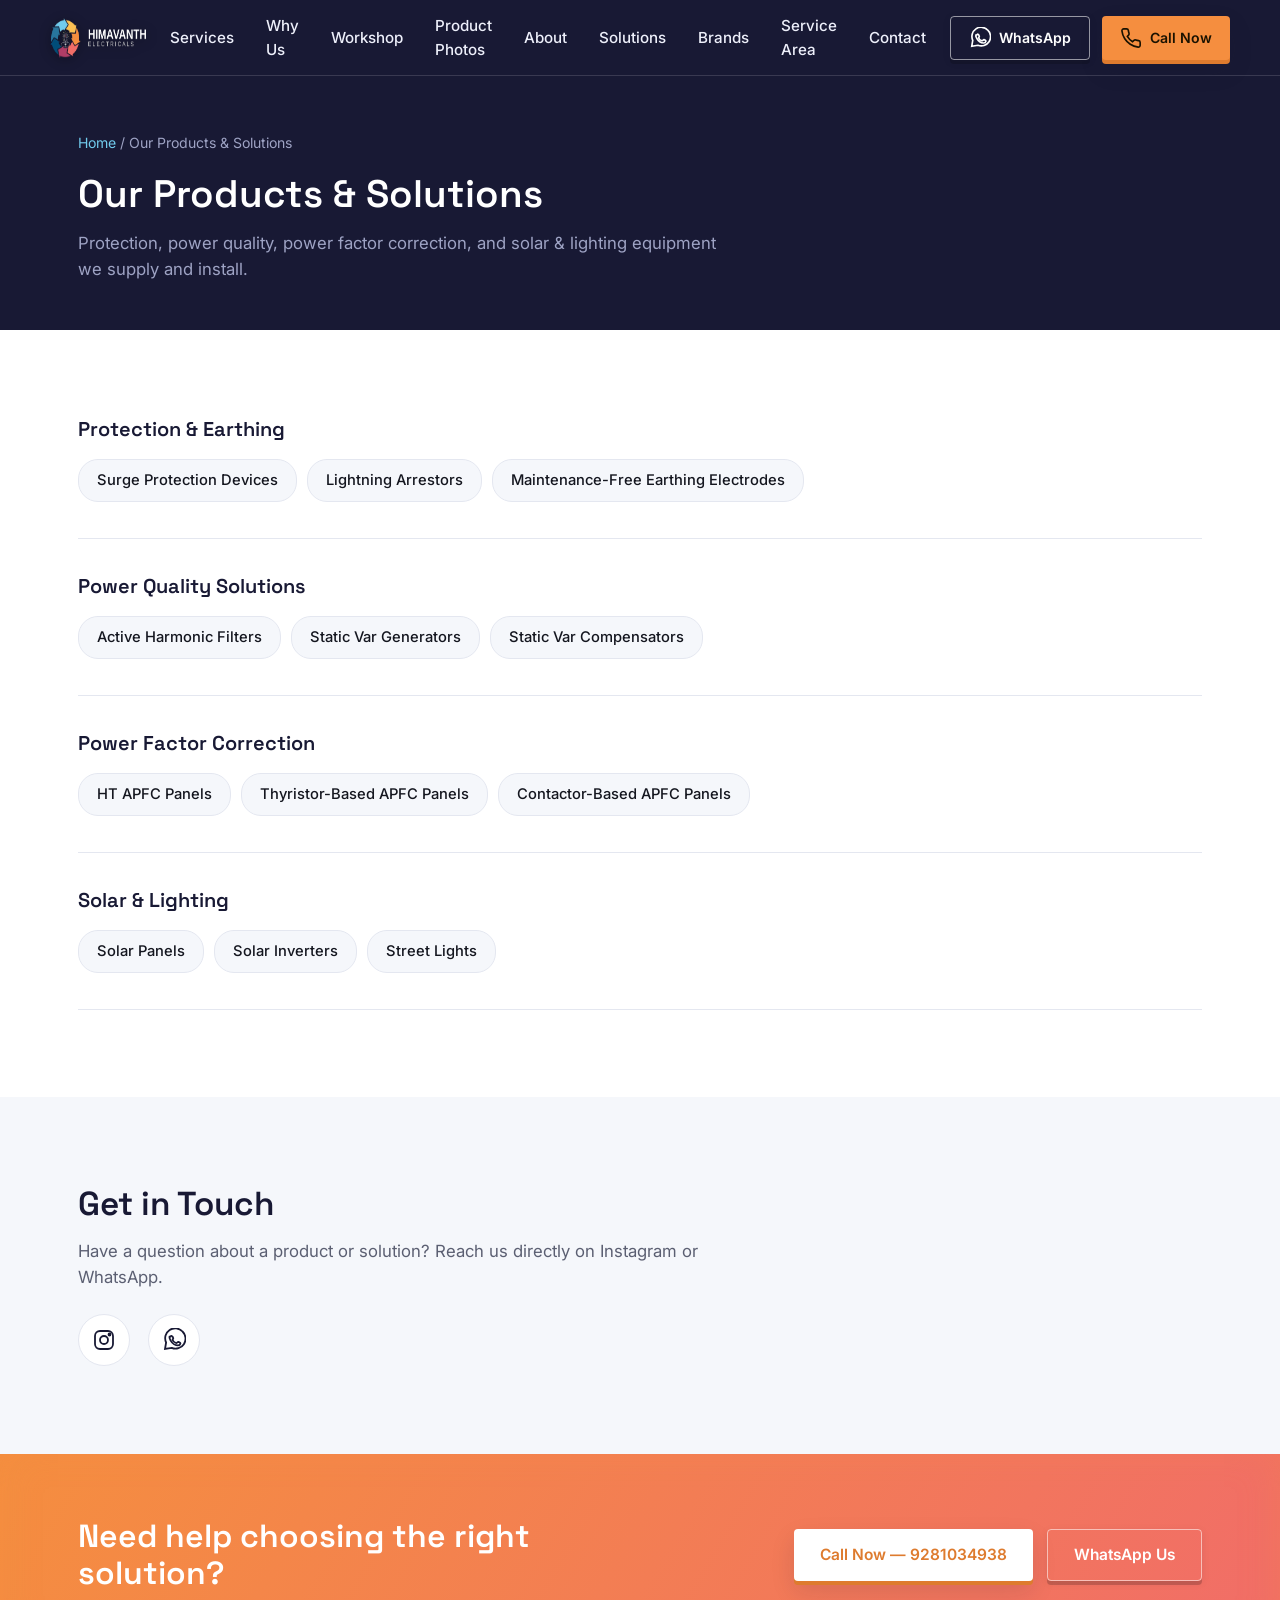
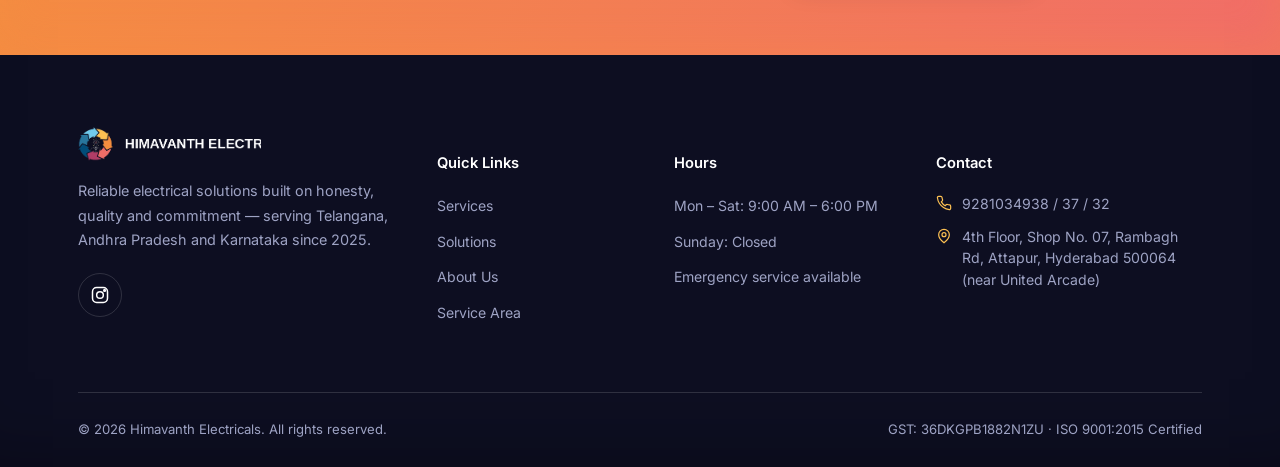
<file: solutions.html>
<!DOCTYPE html>
<html lang="en">
<head>
<meta charset="UTF-8">
<meta name="viewport" content="width=device-width, initial-scale=1.0">
<title>Our Products &amp; Solutions — Himavanth Electricals</title>
<meta name="description" content="Protection & earthing, power quality solutions, power factor correction, and solar & lighting products from Himavanth Electricals.">
<link rel="icon" href="./assets/logos/favicon.ico">
<link rel="icon" type="image/png" sizes="32x32" href="./assets/logos/favicon-32x32.png">
<link rel="icon" type="image/png" sizes="16x16" href="./assets/logos/favicon-16x16.png">
<link rel="preconnect" href="https://fonts.googleapis.com">
<link rel="preconnect" href="https://fonts.gstatic.com" crossorigin>
<link href="https://fonts.googleapis.com/css2?family=Space+Grotesk:wght@500;600;700&family=Inter:wght@400;500;600;700&display=swap" rel="stylesheet">
<link rel="stylesheet" href="./assets/css/style.css">
</head>
<body>

<!-- ============ HEADER ============ -->
<header>
  <div class="wrap header-inner">
    <a href="index.html" class="logo-mark">
      <img src="./assets/logos/logo-header-lockup-dark-bg.png" alt="Himavanth Electricals">
    </a>
    <nav class="main-nav">
      <a href="services.html">Services</a>
      <a href="index.html#why">Why Us</a>
      <a href="index.html#workshop">Workshop</a>
      <a href="product-photos.html">Product Photos</a>
      <a href="index.html#about">About</a>
      <a href="solutions.html">Solutions</a>
      <a href="brands.html">Brands</a>
      <a href="index.html#area">Service Area</a>
      <a href="index.html#contact">Contact</a>
    </nav>
    <div class="header-actions">
      <a class="btn btn-outline-light" href="https://wa.me/919281034937" target="_blank" rel="noopener">
        <svg class="icon-btn" viewBox="0 0 24 24" fill="none" stroke="currentColor" stroke-width="1.8"><path d="M20.5 3.5a10 10 0 0 0-16.4 11L3 21l6.7-1.1a10 10 0 0 0 10.8-16.4Z"/><path d="M8.5 8.7c.3-1 1.1-1 1.6-.6.4.3.9 1.3 1.1 1.8.2.4 0 .8-.2 1.1-.3.3-.6.6-.4 1 .2.5 1.6 2.4 3.4 3 .4.1.7 0 1-.3.3-.3.9-1 1.3-.9.4.1 1.6.7 1.9 1 .2.2.3.4.2.8-.2 1-1.6 1.8-2.5 1.8-2 0-5.6-1.6-7.4-5-1-1.8-1.3-3-1-3.7Z"/></svg>
        <span>WhatsApp</span>
      </a>
      <a class="btn btn-amber" href="tel:+919281034938">
        <svg class="icon-btn" viewBox="0 0 24 24" fill="none" stroke="currentColor" stroke-width="1.8"><path d="M22 16.9v3a2 2 0 0 1-2.2 2 19.8 19.8 0 0 1-8.6-3.1 19.5 19.5 0 0 1-6-6A19.8 19.8 0 0 1 2.1 4.2 2 2 0 0 1 4.1 2h3a2 2 0 0 1 2 1.7c.1 1 .3 2 .7 3a2 2 0 0 1-.4 2.1L8 10.3a16 16 0 0 0 5.7 5.7l1.5-1.4a2 2 0 0 1 2.1-.4c1 .4 2 .6 3 .7a2 2 0 0 1 1.7 2Z"/></svg>
        <span>Call Now</span>
      </a>
    </div>
    <button class="nav-toggle" aria-label="Menu">☰</button>
  </div>
</header>

<!-- ============ PAGE HERO ============ -->
<div class="page-hero">
  <div class="wrap">
    <div class="breadcrumb"><a href="index.html">Home</a> / Our Products &amp; Solutions</div>
    <h1>Our Products &amp; Solutions</h1>
    <p>Protection, power quality, power factor correction, and solar &amp; lighting equipment we supply and install.</p>
  </div>
</div>

<!-- ============ CATEGORY LIST ============ -->
<section>
  <div class="wrap">

    <div class="brand-category" style="border-top:none;padding-top:0;">
      <div class="brand-category-head"><h2>Protection &amp; Earthing</h2></div>
      <div class="brand-tags">
        <span class="brand-tag">Surge Protection Devices</span>
        <span class="brand-tag">Lightning Arrestors</span>
        <span class="brand-tag">Maintenance-Free Earthing Electrodes</span>
      </div>
    </div>

    <div class="brand-category">
      <div class="brand-category-head"><h2>Power Quality Solutions</h2></div>
      <div class="brand-tags">
        <span class="brand-tag">Active Harmonic Filters</span>
        <span class="brand-tag">Static Var Generators</span>
        <span class="brand-tag">Static Var Compensators</span>
      </div>
    </div>

    <div class="brand-category">
      <div class="brand-category-head"><h2>Power Factor Correction</h2></div>
      <div class="brand-tags">
        <span class="brand-tag">HT APFC Panels</span>
        <span class="brand-tag">Thyristor-Based APFC Panels</span>
        <span class="brand-tag">Contactor-Based APFC Panels</span>
      </div>
    </div>

    <div class="brand-category">
      <div class="brand-category-head"><h2>Solar &amp; Lighting</h2></div>
      <div class="brand-tags">
        <span class="brand-tag">Solar Panels</span>
        <span class="brand-tag">Solar Inverters</span>
        <span class="brand-tag">Street Lights</span>
      </div>
    </div>

  </div>
</section>

<!-- ============ CONTACT ICONS ============ -->
<section class="alt">
  <div class="wrap">
    <div class="section-head" style="margin-bottom:24px;">
      <h2>Get in Touch</h2>
      <p>Have a question about a product or solution? Reach us directly on Instagram or WhatsApp.</p>
    </div>
    <div class="contact-icons-row">
      <a class="ig-icon" href="https://www.instagram.com/himavanthelectricals2745" target="_blank" rel="noopener" aria-label="Instagram">
        <svg viewBox="0 0 24 24" fill="none" stroke="currentColor" stroke-width="1.8"><rect x="3" y="3" width="18" height="18" rx="5"/><circle cx="12" cy="12" r="4"/><circle cx="17.5" cy="6.5" r="1"/></svg>
      </a>
      <a class="wa-icon" href="https://wa.me/919281034937" target="_blank" rel="noopener" aria-label="WhatsApp">
        <svg viewBox="0 0 24 24" fill="none" stroke="currentColor" stroke-width="1.8"><path d="M20.5 3.5a10 10 0 0 0-16.4 11L3 21l6.7-1.1a10 10 0 0 0 10.8-16.4Z"/><path d="M8.5 8.7c.3-1 1.1-1 1.6-.6.4.3.9 1.3 1.1 1.8.2.4 0 .8-.2 1.1-.3.3-.6.6-.4 1 .2.5 1.6 2.4 3.4 3 .4.1.7 0 1-.3.3-.3.9-1 1.3-.9.4.1 1.6.7 1.9 1 .2.2.3.4.2.8-.2 1-1.6 1.8-2.5 1.8-2 0-5.6-1.6-7.4-5-1-1.8-1.3-3-1-3.7Z"/></svg>
      </a>
    </div>
  </div>
</section>

<!-- ============ CTA BANNER ============ -->
<div class="cta-banner">
  <div class="wrap cta-inner">
    <h2>Need help choosing the right solution?</h2>
    <div class="cta-actions">
      <a href="tel:+919281034938" class="btn btn-amber">Call Now — 9281034938</a>
      <a href="https://wa.me/919281034937" target="_blank" rel="noopener" class="btn btn-outline-light">WhatsApp Us</a>
    </div>
  </div>
</div>

<!-- ============ FOOTER ============ -->
<footer id="contact">
  <div class="wrap">
    <div class="footer-grid">
      <div class="footer-about">
        <div class="footer-logo"><img src="./assets/logos/logo-footer-white.png" alt="Himavanth Electricals"></div>
        <p>Reliable electrical solutions built on honesty, quality and commitment — serving Telangana, Andhra Pradesh and Karnataka since 2025.</p>
        <div class="social-row">
          <a href="https://www.instagram.com/himavanthelectricals2745" target="_blank" rel="noopener" aria-label="Instagram">
            <svg viewBox="0 0 24 24" fill="none" stroke="currentColor" stroke-width="1.8"><rect x="3" y="3" width="18" height="18" rx="5"/><circle cx="12" cy="12" r="4"/><circle cx="17.5" cy="6.5" r="1"/></svg>
          </a>
        </div>
      </div>
      <div class="footer-col">
        <h5>Quick Links</h5>
        <ul>
          <li><a href="services.html">Services</a></li>
          <li><a href="solutions.html">Solutions</a></li>
          <li><a href="index.html#about">About Us</a></li>
          <li><a href="index.html#area">Service Area</a></li>
        </ul>
      </div>
      <div class="footer-col">
        <h5>Hours</h5>
        <ul>
          <li><a href="#">Mon – Sat: 9:00 AM – 6:00 PM</a></li>
          <li><a href="#">Sunday: Closed</a></li>
          <li><a href="#">Emergency service available</a></li>
        </ul>
      </div>
      <div class="footer-col">
        <h5>Contact</h5>
        <ul class="footer-contact">
          <li>
            <svg viewBox="0 0 24 24" fill="none" stroke="currentColor" stroke-width="1.8"><path d="M22 16.9v3a2 2 0 0 1-2.2 2 19.8 19.8 0 0 1-8.6-3.1 19.5 19.5 0 0 1-6-6A19.8 19.8 0 0 1 2.1 4.2 2 2 0 0 1 4.1 2h3a2 2 0 0 1 2 1.7c.1 1 .3 2 .7 3a2 2 0 0 1-.4 2.1L8 10.3a16 16 0 0 0 5.7 5.7l1.5-1.4a2 2 0 0 1 2.1-.4c1 .4 2 .6 3 .7a2 2 0 0 1 1.7 2Z"/></svg>
            <span>9281034938 / 37 / 32</span>
          </li>
          <li>
            <svg viewBox="0 0 24 24" fill="none" stroke="currentColor" stroke-width="1.8"><path d="M20 10c0 6-8 12-8 12s-8-6-8-12a8 8 0 0 1 16 0Z"/><circle cx="12" cy="10" r="3"/></svg>
            <span>4th Floor, Shop No. 07, Rambagh Rd, Attapur, Hyderabad 500064 (near United Arcade)</span>
          </li>
        </ul>
      </div>
    </div>
    <div class="footer-bottom">
      <span>© 2026 Himavanth Electricals. All rights reserved.</span>
      <span>GST: 36DKGPB1882N1ZU · ISO 9001:2015 Certified</span>
    </div>
  </div>
</footer>

<script>
  document.querySelector('.nav-toggle')?.addEventListener('click', function(){
    var nav = document.querySelector('.main-nav');
    var visible = nav.style.display === 'flex';
    nav.style.cssText = visible ? '' : 'display:flex;flex-direction:column;position:absolute;top:100%;left:0;right:0;background:var(--navy);padding:20px 28px;gap:18px;';
  });
</script>
</body>
</html>
</file>
<file: assets/css/style.css>
:root{
    --navy: #181934;
    --navy-deep: #0d0e21;
    --navy-mid: #004D79;
    --surface: #ffffff;
    --surface-alt: #F5F7FB;
    --ink: #14161F;
    --ink-muted: #5B5F72;
    --ink-on-navy: #EDEFFA;
    --ink-on-navy-muted: #9EA3C4;
    --amber: #F58E3F;
    --amber-dark: #DE7B2E;
    --coral: #F16D68;
    --gold: #FDC153;
    --sky: #71CBED;
    --border: #E4E7F0;
    --border-navy: rgba(255,255,255,0.14);
    --radius-s: 4px;
    --radius-m: 8px;
    --max: 1180px;
    --font-head: 'Space Grotesk', sans-serif;
    --font-body: 'Inter', sans-serif;
  }
  *{box-sizing:border-box;}
  html{scroll-behavior:smooth;}
  body{
    margin:0;
    font-family:var(--font-body);
    color:var(--ink);
    background:var(--surface);
    line-height:1.55;
    -webkit-font-smoothing:antialiased;
  }
  img{max-width:100%;display:block;}
  a{color:inherit;text-decoration:none;}
  .wrap{max-width:var(--max);margin:0 auto;padding:0 28px;}
  h1,h2,h3,h4{font-family:var(--font-head);margin:0;line-height:1.15;font-weight:600;}
  p{margin:0;}
  ul{margin:0;padding:0;list-style:none;}
  button{font-family:inherit;cursor:pointer;border:none;}

  /* ---------- Buttons ---------- */
  .btn{
    display:inline-flex;align-items:center;gap:8px;
    padding:13px 26px;border-radius:var(--radius-s);
    font-weight:600;font-size:0.97rem;
    transition:transform .15s ease, box-shadow .15s ease, background .15s ease;
    white-space:nowrap;
  }
  .btn-amber{background:var(--amber);color:#1a1200;}
  .btn-amber:hover{background:var(--amber-dark);transform:translateY(-1px);}
  .btn-outline-light{border:1.5px solid rgba(255,255,255,0.55);color:#fff;}
  .btn-outline-light:hover{border-color:#fff;background:rgba(255,255,255,0.08);}
  .btn-outline-navy{border:1.5px solid var(--navy);color:var(--navy);}
  .btn-outline-navy:hover{background:var(--navy);color:#fff;}

  /* ---------- Header ---------- */
  header{
    background:var(--navy);
    position:sticky;top:0;z-index:50;
    border-bottom:1px solid var(--border-navy);
  }
  .header-inner{display:flex;align-items:center;justify-content:space-between;padding:14px 0;gap:24px;}
  .logo-mark img{height:40px;width:auto;}
  nav.main-nav{display:flex;gap:32px;align-items:center;}
  nav.main-nav a{color:var(--ink-on-navy);font-size:0.95rem;font-weight:500;transition:color .15s;}
  nav.main-nav a:hover{color:var(--gold);}
  .header-actions{display:flex;align-items:center;gap:12px;}
  .header-actions .btn{padding:10px 18px;font-size:0.88rem;}
  .icon-btn{width:22px;height:22px;flex-shrink:0;}
  .nav-toggle{display:none;background:none;color:#fff;font-size:1.6rem;padding:4px 8px;}
  .header-actions .btn{min-height:44px;}

  /* ---------- Hero ---------- */
  .hero{
    background:linear-gradient(155deg, var(--navy) 55%, var(--navy-deep) 100%);
    position:relative;overflow:hidden;
    padding:88px 0 96px;
  }
  .hero-grid{display:grid;grid-template-columns:1.05fr 0.95fr;gap:40px;align-items:center;position:relative;z-index:2;}
  .hero-eyebrow{color:var(--sky);font-size:0.95rem;font-weight:600;margin-bottom:18px;letter-spacing:0.01em;}
  .hero h1{
    color:#fff;font-size:clamp(2.3rem, 4vw, 3.4rem);
    max-width:640px;margin-bottom:22px;
  }
  .hero h1 .hl{color:var(--gold);}
  .hero p.lead{
    color:var(--ink-on-navy-muted);font-size:1.12rem;max-width:520px;margin-bottom:34px;
  }
  .hero-ctas{display:flex;gap:14px;flex-wrap:wrap;margin-bottom:46px;}
  .hero-stats{display:flex;gap:0;border-top:1px solid var(--border-navy);padding-top:26px;max-width:560px;}
  .hero-stats div{flex:1;padding-right:20px;}
  .hero-stats div + div{border-left:1px solid var(--border-navy);padding-left:20px;}
  .hero-stats .num{color:#fff;font-family:var(--font-head);font-size:1.5rem;font-weight:600;display:block;}
  .hero-stats .lbl{color:var(--ink-on-navy-muted);font-size:0.83rem;margin-top:2px;display:block;}

  .hero-art{position:relative;height:420px;}
  .hero-art svg{width:100%;height:100%;}

  /* ---------- Section shells ---------- */
  section{padding:88px 0;}
  .section-head{max-width:640px;margin-bottom:52px;}
  .section-head h2{font-size:clamp(1.7rem,2.6vw,2.3rem);color:var(--navy);margin-bottom:14px;}
  .section-head p{color:var(--ink-muted);font-size:1.05rem;}
  .alt{background:var(--surface-alt);}

  /* ---------- Services ---------- */
  .services-list{display:grid;grid-template-columns:repeat(3,1fr);gap:0;border-top:1px solid var(--border);border-left:1px solid var(--border);}
  .service-card{
    border-right:1px solid var(--border);border-bottom:1px solid var(--border);
    padding:34px 30px;position:relative;transition:background .15s;
  }
  .service-card:hover{background:var(--surface-alt);}
  .service-card .bar{width:34px;height:4px;background:var(--amber);margin-bottom:22px;border-radius:2px;}
  .service-card h3{font-size:1.12rem;color:var(--navy);margin-bottom:10px;}
  .service-card p{color:var(--ink-muted);font-size:0.93rem;}
  .services-cta{margin-top:36px;}

  /* ---------- Why choose us ---------- */
  .why{background:var(--navy);color:#fff;}
  .why .section-head h2{color:#fff;}
  .why .section-head p{color:var(--ink-on-navy-muted);}
  .why-list{display:grid;grid-template-columns:repeat(5,1fr);}
  .why-item{padding:0 22px 0 0;border-left:1px solid var(--border-navy);padding-left:22px;}
  .why-item:first-child{border-left:none;padding-left:0;}
  .why-item .n{font-family:var(--font-head);font-size:1.6rem;color:var(--gold);margin-bottom:14px;display:block;}
  .why-item h4{color:#fff;font-size:1rem;margin-bottom:10px;}
  .why-item p{color:var(--ink-on-navy-muted);font-size:0.87rem;}

  /* ---------- About preview ---------- */
  .about-grid{display:grid;grid-template-columns:1fr 0.85fr;gap:64px;align-items:center;}
  .about-copy h2{color:var(--navy);font-size:clamp(1.7rem,2.6vw,2.3rem);margin-bottom:20px;}
  .about-copy p{color:var(--ink-muted);font-size:1.02rem;margin-bottom:18px;}
  .about-tagline{
    font-family:var(--font-head);color:var(--navy-mid);font-size:1.08rem;font-weight:600;
    border-left:3px solid var(--amber);padding-left:16px;margin-top:26px;
  }
  .photo-placeholder{
    background:var(--surface-alt);border:1.5px dashed #C7CCDC;border-radius:var(--radius-m);
    display:flex;flex-direction:column;align-items:center;justify-content:center;
    text-align:center;color:var(--ink-muted);gap:10px;padding:30px;
  }
  .photo-placeholder svg{width:38px;height:38px;color:#9DA3BC;}
  .photo-placeholder .pp-label{font-weight:600;color:var(--navy);font-size:0.92rem;}
  .photo-placeholder .pp-sub{font-size:0.78rem;color:#9199B5;}
  .about-photo{aspect-ratio:4/5;}

  /* ---------- Founders ---------- */
  .founders-grid{display:grid;grid-template-columns:1fr 1fr;gap:36px;}
  .founder-card{background:#fff;border:1px solid var(--border);border-radius:var(--radius-m);overflow:hidden;}
  .founder-photo{
    background:#fff;height:460px;display:flex;align-items:flex-end;justify-content:center;
    border-bottom:1px solid var(--border);
  }
  .founder-photo img{height:100%;width:auto;max-width:100%;object-fit:contain;}
  .founder-info{padding:22px 26px 26px;}
  .founder-info h3{color:var(--navy);font-size:1.15rem;margin-bottom:4px;}
  .founder-info p{color:var(--ink-muted);font-size:0.92rem;}
  @media (max-width:700px){
    .founders-grid{grid-template-columns:1fr;}
    .founder-photo{height:400px;}
  }

  /* ---------- Team (site work photos) ---------- */
  .wrap-wide{max-width:1440px;margin:0 auto;padding:0 28px;}
  .team-grid{display:grid;grid-template-columns:1fr 1fr;gap:36px;}
  .team-card{background:#fff;border-radius:var(--radius-m);overflow:hidden;border:1px solid var(--border);}
  .team-card .team-photo{aspect-ratio:16/9;overflow:hidden;background:#000;}
  .team-card .team-photo img{width:100%;height:100%;object-fit:cover;display:block;}
  .team-caption{padding:20px 24px;font-size:1.02rem;color:var(--ink-muted);line-height:1.6;}
  @media (max-width:900px){
    .team-grid{grid-template-columns:1fr;}
  }

  /* ---------- Partner Brands marquee ---------- */
  .brands-link-heading{display:inline-block;transition:color .15s;}
  .brands-link-heading:hover{color:var(--navy-mid);}
  .brands-marquee{
    overflow:hidden;width:100%;
    -webkit-mask-image:linear-gradient(90deg,transparent,#000 6%,#000 94%,transparent);
    mask-image:linear-gradient(90deg,transparent,#000 6%,#000 94%,transparent);
  }
  .brands-track{display:flex;gap:32px;width:max-content;animation:brandScroll 34s linear infinite;}
  .brands-marquee:hover .brands-track{animation-play-state:paused;}
  .brands-track a{display:block;flex-shrink:0;height:420px;border-radius:var(--radius-m);overflow:hidden;border:1px solid var(--border);background:#fff;}
  .brands-track img{height:100%;width:auto;object-fit:contain;display:block;}
  @keyframes brandScroll{
    0%{transform:translateX(0);}
    100%{transform:translateX(-50%);}
  }
  .brands-footer{margin-top:36px;display:flex;justify-content:center;}
  @media (max-width:700px){
    .brands-track a{height:260px;}
  }

  /* ---------- Brands directory page ---------- */
  .page-hero{background:var(--navy);padding:56px 0 48px;}
  .page-hero h1{color:#fff;font-size:clamp(1.9rem,3vw,2.6rem);margin-bottom:14px;}
  .page-hero p{color:var(--ink-on-navy-muted);font-size:1.05rem;max-width:640px;}
  .breadcrumb{color:var(--ink-on-navy-muted);font-size:0.88rem;margin-bottom:18px;}
  .breadcrumb a{color:var(--sky);}
  .brand-category{border-top:1px solid var(--border);padding:36px 0;}
  .brand-category:last-child{border-bottom:1px solid var(--border);}
  .brand-category-head{display:flex;align-items:baseline;gap:16px;margin-bottom:18px;flex-wrap:wrap;}
  .brand-category-head h2{color:var(--navy);font-size:1.25rem;}
  .brand-tags{display:flex;flex-wrap:wrap;gap:10px;}
  .brand-tag{
    background:var(--surface-alt);border:1px solid var(--border);color:var(--ink);
    padding:9px 18px;border-radius:20px;font-size:0.92rem;font-weight:500;
  }

  /* ---------- Workshop Services marquee ---------- */
  .workshop-marquee{
    overflow:hidden;width:100%;
    -webkit-mask-image:linear-gradient(90deg,transparent,#000 4%,#000 96%,transparent);
    mask-image:linear-gradient(90deg,transparent,#000 4%,#000 96%,transparent);
  }
  .workshop-track{display:flex;gap:20px;width:max-content;animation:workshopScroll 48s linear infinite;}
  .workshop-marquee:hover .workshop-track{animation-play-state:paused;}
  .workshop-track figure{margin:0;flex-shrink:0;width:320px;aspect-ratio:3/4;border-radius:var(--radius-m);overflow:hidden;border:1px solid var(--border);background:#000;}
  .workshop-track img{width:100%;height:100%;object-fit:cover;object-position:center 20%;display:block;}
  @keyframes workshopScroll{
    0%{transform:translateX(0);}
    100%{transform:translateX(-50%);}
  }
  @media (max-width:700px){
    .workshop-track figure{width:240px;}
  }

  /* ---------- Customer Reviews marquee ---------- */
  .reviews-marquee{
    overflow:hidden;width:100%;
    -webkit-mask-image:linear-gradient(90deg,transparent,#000 4%,#000 96%,transparent);
    mask-image:linear-gradient(90deg,transparent,#000 4%,#000 96%,transparent);
  }
  .reviews-track{display:flex;gap:24px;width:max-content;animation:reviewsScroll 60s linear infinite;}
  .reviews-marquee:hover .reviews-track{animation-play-state:paused;}
  .review-card{
    flex-shrink:0;width:340px;background:#fff;border:1px solid var(--border);
    border-radius:var(--radius-m);padding:26px 26px 24px;display:flex;flex-direction:column;gap:14px;
  }
  .review-stars{color:var(--gold);font-size:1.05rem;letter-spacing:2px;}
  .review-card h4{color:var(--navy);font-size:1rem;font-weight:600;}
  .review-card p{color:var(--ink-muted);font-size:0.93rem;line-height:1.65;}
  @keyframes reviewsScroll{
    0%{transform:translateX(0);}
    100%{transform:translateX(-50%);}
  }
  @media (max-width:700px){
    .review-card{width:280px;}
  }

  /* ---------- Products preview ---------- */
  .products-grid{display:grid;grid-template-columns:repeat(4,1fr);gap:16px;}
  .product-tile{
    background:#fff;border:1px solid var(--border);border-radius:var(--radius-m);
    padding:26px 20px;text-align:left;transition:border-color .15s, transform .15s;
  }
  .product-tile:hover{border-color:var(--amber);transform:translateY(-2px);}
  .product-tile .icon{width:30px;height:30px;color:var(--navy-mid);margin-bottom:16px;}
  .product-tile h4{font-size:0.94rem;color:var(--navy);font-weight:600;}
  .products-footer{display:flex;justify-content:center;margin-top:40px;}

  /* ---------- Service area ---------- */
  .area-grid{display:grid;grid-template-columns:1fr 1fr 1fr 1fr;gap:36px;}
  .area-col h4{color:var(--navy);font-size:0.92rem;font-weight:700;margin-bottom:14px;text-transform:none;}
  .area-col p{color:var(--ink-muted);font-size:0.9rem;line-height:1.7;}
  .area-note{
    margin-top:44px;padding:20px 24px;background:var(--surface-alt);border-radius:var(--radius-m);
    display:flex;align-items:center;gap:14px;color:var(--ink-muted);font-size:0.92rem;
  }
  .area-note svg{width:22px;height:22px;color:var(--amber-dark);flex-shrink:0;}

  /* ---------- Map ---------- */
  .map-frame{position:relative;height:420px;border-radius:var(--radius-m);overflow:hidden;border:1px solid var(--border);margin-top:44px;}
  .map-frame iframe{width:100%;height:100%;border:0;pointer-events:none;display:block;}
  .map-overlay-link{
    position:absolute;inset:0;display:flex;align-items:flex-end;justify-content:flex-start;
    background:rgba(24,25,52,0);transition:background .18s;
  }
  .map-overlay-link:hover{background:rgba(24,25,52,0.12);}
  .map-overlay-badge{
    margin:20px;background:#fff;color:var(--navy);font-weight:600;font-size:0.92rem;
    padding:12px 20px;border-radius:var(--radius-s);box-shadow:0 4px 16px rgba(0,0,0,0.15);
    display:flex;align-items:center;gap:8px;
  }
  .map-overlay-badge svg{width:18px;height:18px;color:var(--amber-dark);}

  /* ---------- Product Photos marquee ---------- */
  .product-marquee{
    overflow:hidden;width:100%;
    -webkit-mask-image:linear-gradient(90deg,transparent,#000 4%,#000 96%,transparent);
    mask-image:linear-gradient(90deg,transparent,#000 4%,#000 96%,transparent);
  }
  .product-track{display:flex;gap:20px;width:max-content;animation:productScroll 46s linear infinite;}
  .product-marquee:hover .product-track{animation-play-state:paused;}
  .product-track a{display:block;flex-shrink:0;width:420px;aspect-ratio:4/3;border-radius:var(--radius-m);overflow:hidden;border:1px solid var(--border);background:#000;}
  .product-track img{width:100%;height:100%;object-fit:cover;display:block;}
  @keyframes productScroll{
    0%{transform:translateX(0);}
    100%{transform:translateX(-50%);}
  }
  @media (max-width:700px){
    .product-track a{width:280px;}
  }

  /* ---------- Product Photos gallery page ---------- */
  .product-gallery-grid{display:grid;grid-template-columns:1fr 1fr;gap:28px;}
  .product-gallery-grid img{width:100%;height:auto;display:block;border-radius:var(--radius-m);border:1px solid var(--border);}
  @media (max-width:800px){
    .product-gallery-grid{grid-template-columns:1fr;}
  }
  .product-list-grid{
    display:grid;grid-template-columns:repeat(3,1fr);gap:16px 28px;
  }
  .product-list-grid h4{
    color:var(--navy);font-size:0.96rem;font-weight:600;
    padding:12px 16px;background:var(--surface-alt);border:1px solid var(--border);border-radius:var(--radius-s);
    margin:0;
  }
  .product-list-lead{font-size:1.1rem;font-weight:700;color:var(--navy-mid);margin-bottom:22px;}
  @media (max-width:800px){
    .product-list-grid{grid-template-columns:1fr 1fr;}
  }
  @media (max-width:500px){
    .product-list-grid{grid-template-columns:1fr;}
  }
  .contact-icons-row{display:flex;gap:18px;align-items:center;}
  .contact-icons-row a{
    width:52px;height:52px;border-radius:50%;display:flex;align-items:center;justify-content:center;
    border:1px solid var(--border);transition:transform .15s,background .15s;background:#fff;
  }
  .contact-icons-row a:hover{transform:translateY(-2px);}
  .contact-icons-row a.ig-icon:hover{background:linear-gradient(45deg,#f58529,#dd2a7b,#8134af);}
  .contact-icons-row a.wa-icon:hover{background:#25D366;}
  .contact-icons-row a:hover svg{color:#fff;}
  .contact-icons-row svg{width:24px;height:24px;color:var(--navy);transition:color .15s;}

  /* ---------- Warranty section ---------- */
  .warranty-box{
    display:flex;align-items:flex-start;gap:22px;
    background:var(--surface-alt);border:1px solid var(--border);border-radius:var(--radius-m);
    padding:32px 36px;
  }
  .warranty-box .warranty-icon{
    width:54px;height:54px;border-radius:50%;background:var(--navy);flex-shrink:0;
    display:flex;align-items:center;justify-content:center;
  }
  .warranty-box .warranty-icon svg{width:26px;height:26px;color:var(--gold);}
  .warranty-box h3{color:var(--navy);font-size:1.15rem;margin-bottom:8px;}
  .warranty-box p{color:var(--ink-muted);font-size:0.98rem;line-height:1.65;max-width:760px;}
  @media (max-width:600px){
    .warranty-box{flex-direction:column;padding:26px;}
  }

  /* ---------- ISO Certification floating badges ---------- */
  .iso-badge{
    position:fixed;z-index:60;display:flex;align-items:center;gap:10px;
    background:#fff;border:1px solid var(--border);border-radius:30px;
    padding:10px 18px 10px 12px;box-shadow:0 6px 20px rgba(24,25,52,0.14);
  }
  .iso-badge-top{top:88px;right:20px;}
  .badge-stack-bottom{position:fixed;bottom:20px;left:20px;z-index:60;display:flex;flex-direction:column;gap:10px;}
  .badge-stack-bottom .iso-badge{position:static;}
  .iso-badge .iso-icon{
    width:34px;height:34px;border-radius:50%;background:var(--navy);
    display:flex;align-items:center;justify-content:center;flex-shrink:0;
  }
  .iso-badge .iso-icon svg{width:18px;height:18px;color:var(--gold);}
  .iso-badge .iso-text{line-height:1.25;}
  .iso-badge .iso-text strong{display:block;font-size:0.86rem;color:var(--navy);font-weight:700;}
  .iso-badge .iso-text span{display:block;font-size:0.72rem;color:var(--ink-muted);}
  @media (max-width:700px){
    .iso-badge{padding:8px 14px 8px 10px;}
    .iso-badge-top{top:76px;right:12px;}
    .badge-stack-bottom{bottom:12px;left:12px;gap:8px;}
    .iso-badge .iso-icon{width:28px;height:28px;}
    .iso-badge .iso-icon svg{width:15px;height:15px;}
    .iso-badge .iso-text strong{font-size:0.76rem;}
    .iso-badge .iso-text span{font-size:0.64rem;}
  }

  /* ---------- CTA banner ---------- */
  .cta-banner{
    background:linear-gradient(120deg, var(--amber) 0%, var(--coral) 100%);
    padding:64px 0;
  }
  .cta-inner{display:flex;align-items:center;justify-content:space-between;gap:30px;flex-wrap:wrap;}
  .cta-inner h2{color:#fff;font-size:clamp(1.5rem,2.6vw,2rem);max-width:520px;}
  .cta-actions{display:flex;gap:14px;flex-wrap:wrap;}
  .cta-actions .btn-amber{background:#fff;color:var(--amber-dark);}
  .cta-actions .btn-amber:hover{background:#181934;color:#fff;}

  /* ---------- Footer ---------- */
  footer{background:var(--navy-deep);color:var(--ink-on-navy-muted);padding:72px 0 28px;}
  .footer-grid{display:grid;grid-template-columns:1.3fr 0.8fr 0.9fr 1.1fr;gap:44px;margin-bottom:56px;}
  .footer-logo img{height:34px;margin-bottom:18px;}
  .footer-about p{font-size:0.9rem;line-height:1.7;color:var(--ink-on-navy-muted);margin-bottom:20px;}
  .social-row{display:flex;gap:12px;}
  .social-row a{
    width:44px;height:44px;border:1px solid var(--border-navy);border-radius:50%;
    display:flex;align-items:center;justify-content:center;transition:background .15s;
  }
  .social-row a:hover{background:var(--amber);border-color:var(--amber);}
  .social-row svg{width:20px;height:20px;color:#fff;}
  .footer-col h5{color:#fff;font-size:0.92rem;font-weight:600;margin-bottom:18px;}
  .footer-col ul li{margin-bottom:11px;}
  .footer-col ul li a{font-size:0.88rem;color:var(--ink-on-navy-muted);transition:color .15s;}
  .footer-col ul li a:hover{color:var(--gold);}
  .footer-contact li{display:flex;gap:10px;font-size:0.88rem;margin-bottom:16px;align-items:flex-start;}
  .footer-contact svg{width:16px;height:16px;flex-shrink:0;margin-top:2px;color:var(--gold);}
  .footer-bottom{
    border-top:1px solid var(--border-navy);padding-top:26px;
    display:flex;justify-content:space-between;flex-wrap:wrap;gap:12px;font-size:0.82rem;
  }

  /* ---------- Responsive ---------- */
  @media (max-width:980px){
    nav.main-nav{display:none;}
    .nav-toggle{display:block;}
    .hero-grid{grid-template-columns:1fr;}
    .hero-art{height:260px;order:-1;}
    .services-list{grid-template-columns:1fr 1fr;}
    .why-list{grid-template-columns:1fr 1fr;}
    .why-item{border-left:none;padding-left:0;border-top:1px solid var(--border-navy);padding-top:20px;margin-top:20px;}
    .about-grid{grid-template-columns:1fr;}
    .about-photo{order:-1;max-width:320px;margin:0 auto;}
    .products-grid{grid-template-columns:1fr 1fr;}
    .area-grid{grid-template-columns:1fr 1fr;}
    .footer-grid{grid-template-columns:1fr 1fr;}
  }
  @media (max-width:600px){
    section{padding:60px 0;}
    .services-list{grid-template-columns:1fr;}
    .why-list{grid-template-columns:1fr;}
    .products-grid{grid-template-columns:1fr;}
    .area-grid{grid-template-columns:1fr 1fr;}
    .footer-grid{grid-template-columns:1fr;gap:36px;}
    .cta-inner{flex-direction:column;align-items:flex-start;}
    .header-actions .btn span{display:none;}
  }

  /* ================= 3D STYLE UPGRADE ================= */
  :root{
    --shadow-sm: 0 2px 8px rgba(24,25,52,0.08);
    --shadow-md: 0 10px 24px rgba(24,25,52,0.12);
    --shadow-lg: 0 20px 44px rgba(24,25,52,0.18);
    --shadow-navy-glow: 0 18px 40px rgba(0,0,0,0.35);
  }
  body{ perspective: 1400px; }

  /* Buttons get a pressed/raised 3D feel */
  .btn{
    box-shadow: 0 4px 0 rgba(0,0,0,0.18), var(--shadow-sm);
    transform: translateY(0);
    transition: transform .12s ease, box-shadow .12s ease, background .15s ease;
  }
  .btn:active{ transform: translateY(3px); box-shadow: 0 1px 0 rgba(0,0,0,0.18); }
  .btn-amber{ box-shadow: 0 4px 0 var(--amber-dark), var(--shadow-md); }
  .btn-amber:hover{ transform: translateY(-2px); box-shadow: 0 6px 0 var(--amber-dark), var(--shadow-lg); }
  .btn-outline-light:hover, .btn-outline-navy:hover{ transform: translateY(-2px); box-shadow: var(--shadow-md); }

  /* Header logo subtle depth */
  .logo-mark img{ filter: drop-shadow(0 2px 6px rgba(0,0,0,0.35)); }

  /* Hero art: floating 3D depth */
  .hero-art svg{ filter: drop-shadow(0 25px 40px rgba(0,0,0,0.45)); animation: floaty 5s ease-in-out infinite; }
  @keyframes floaty{
    0%,100%{ transform: translateY(0) rotateZ(0deg); }
    50%{ transform: translateY(-14px) rotateZ(1.5deg); }
  }

  /* Tilt-lift cards: services, products, founders, reviews, teams */
  .service-card, .product-tile, .founder-card, .review-card, .team-card,
  .brand-category, .why-item, .warranty-box, .area-col, .product-list-grid h4{
    transition: transform .28s cubic-bezier(.2,.8,.2,1), box-shadow .28s ease;
    transform-style: preserve-3d;
    will-change: transform;
  }
  .service-card:hover{ transform: translateY(-6px) rotateX(3deg) rotateY(-2deg); box-shadow: var(--shadow-lg); z-index: 2; }
  .product-tile:hover{ transform: translateY(-6px) scale(1.03); box-shadow: var(--shadow-lg); }
  .founder-card:hover{ transform: translateY(-8px) rotateX(2deg); box-shadow: var(--shadow-lg); }
  .review-card:hover{ transform: translateY(-6px) rotateY(2deg); box-shadow: var(--shadow-lg); }
  .team-card:hover, .brand-category:hover{ transform: translateY(-4px); box-shadow: var(--shadow-md); }
  .why-item:hover{ transform: translateY(-4px); }
  .product-list-grid h4:hover{ transform: translateY(-3px) scale(1.02); box-shadow: var(--shadow-sm); }

  /* Marquee tiles: gentle lift + shadow, keeps scroll smooth */
  .brands-track a, .workshop-track figure, .product-track a{
    transition: transform .25s ease, box-shadow .25s ease;
  }
  .brands-track a:hover, .workshop-track figure:hover, .product-track a:hover{
    transform: translateY(-6px) scale(1.02);
    box-shadow: var(--shadow-lg);
    z-index: 2;
  }

  /* Navy sections get a subtle inner depth vignette */
  .hero, .why, footer{
    box-shadow: inset 0 -60px 80px -60px rgba(0,0,0,0.35);
  }

  /* Founder / team photo frames: raised depth */
  .founder-photo, .team-card img, .about-photo, .map-frame{
    box-shadow: var(--shadow-md);
  }

  /* Floating ISO/GST badges get real elevation */
  .iso-badge{ box-shadow: var(--shadow-lg); }
  .iso-badge:hover{ transform: translateY(-3px); }

  /* CTA banner: raised glowing edge */
  .cta-banner{ box-shadow: 0 -10px 40px rgba(245,142,63,0.25) inset; }

  @media (max-width:700px){
    .service-card:hover, .product-tile:hover, .founder-card:hover, .review-card:hover{
      transform: translateY(-3px);
    }
  }
</file>
